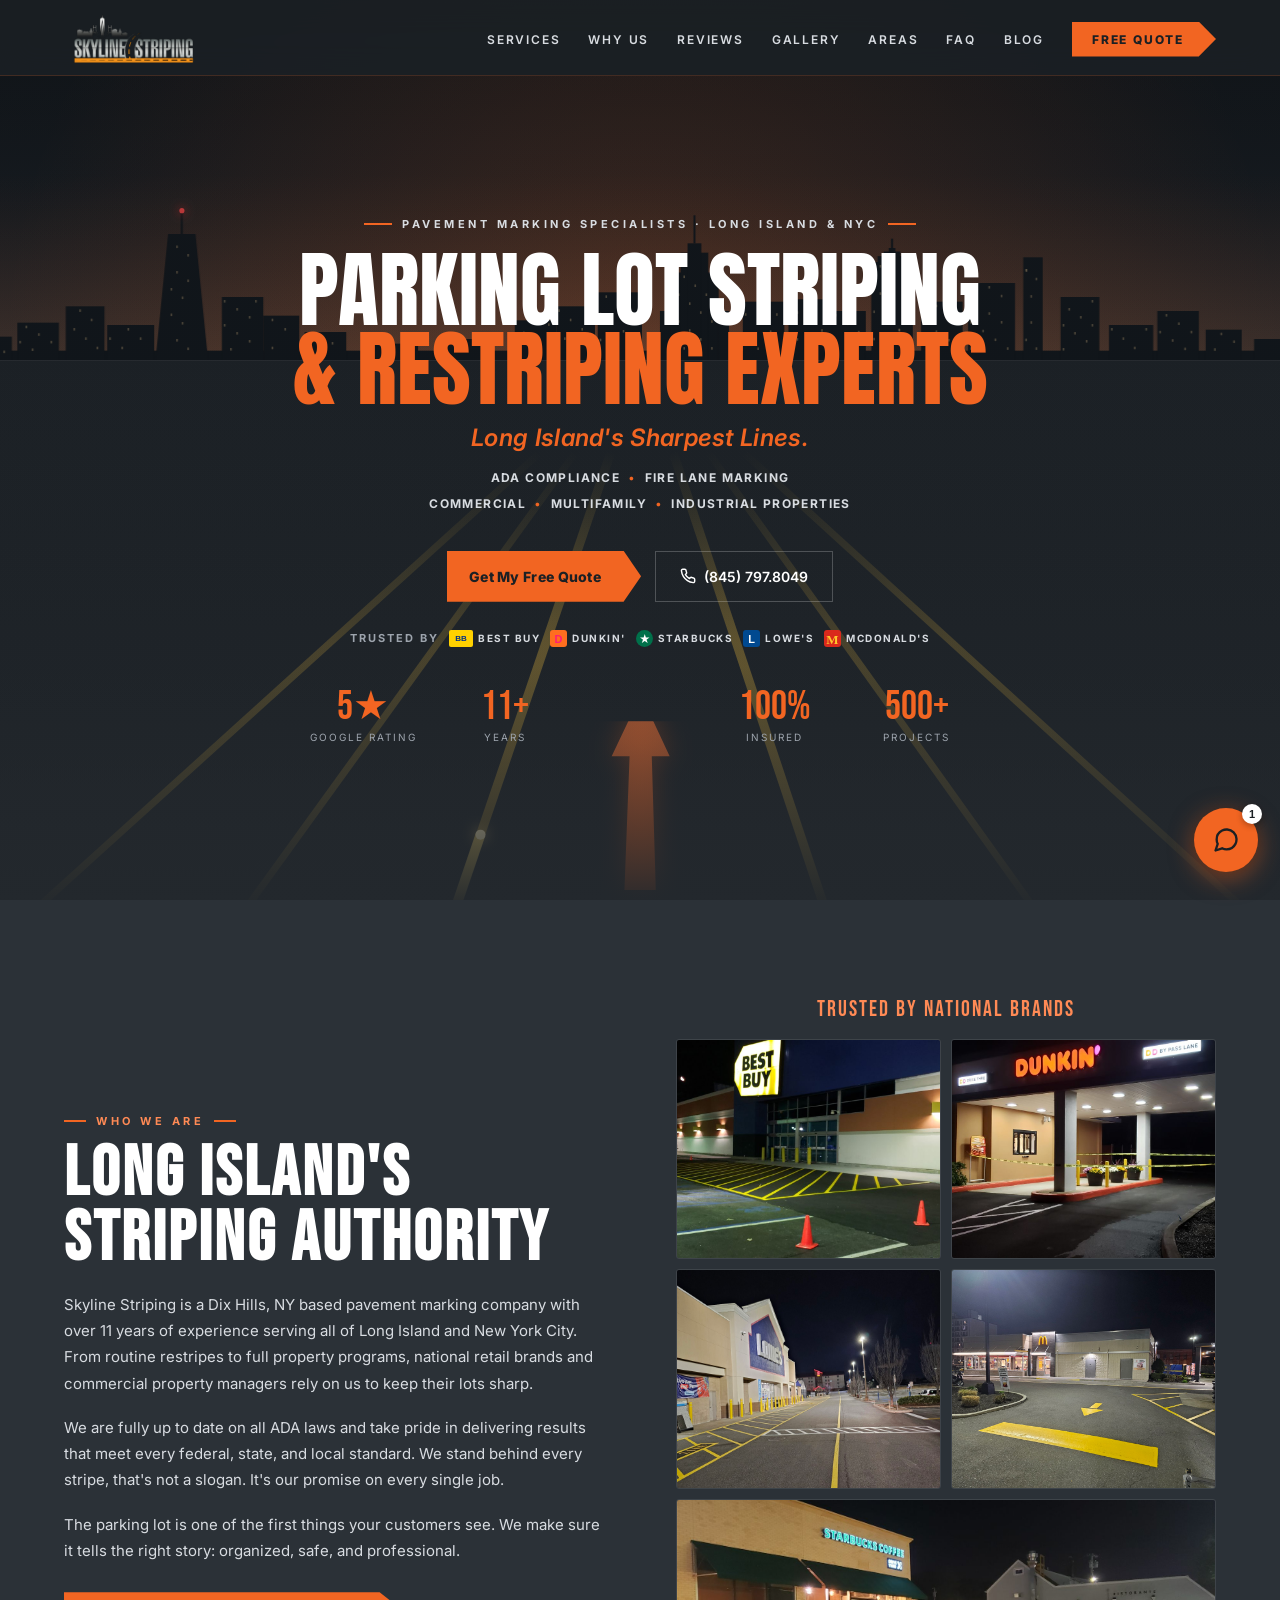
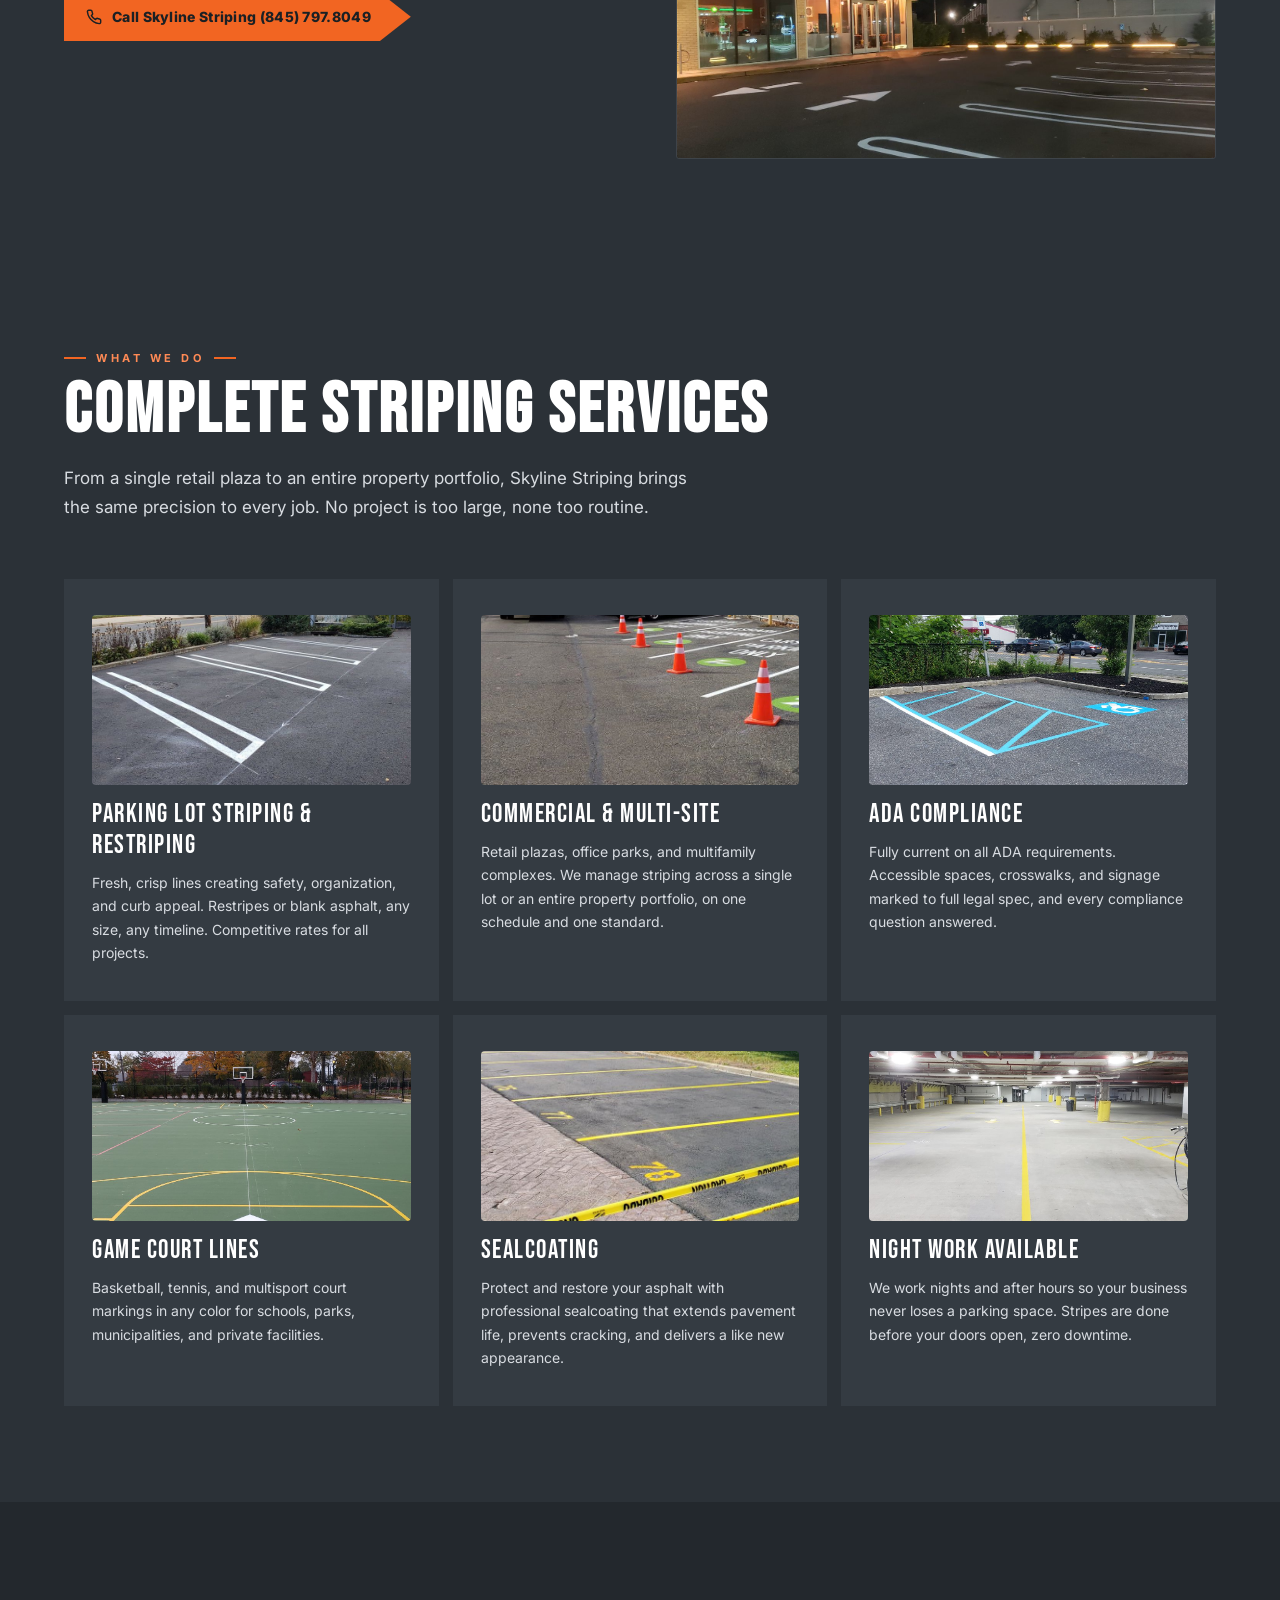
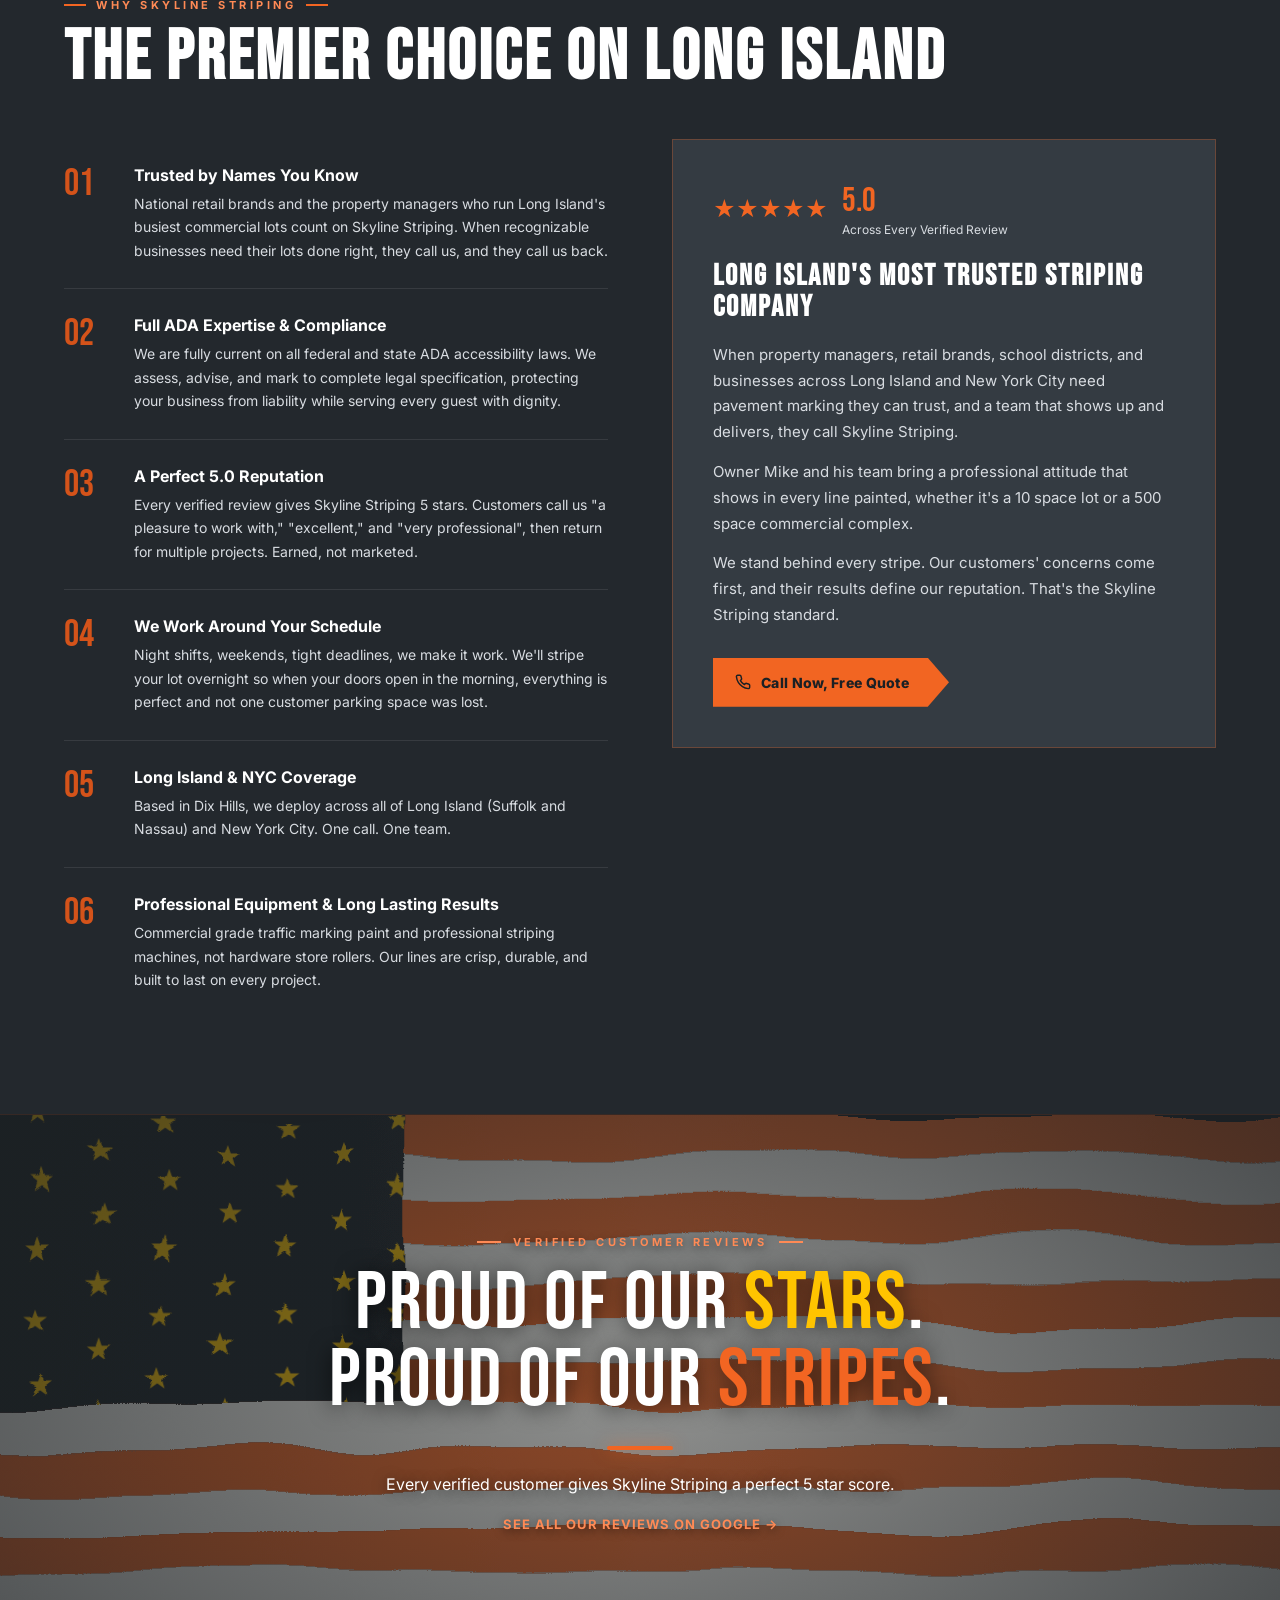
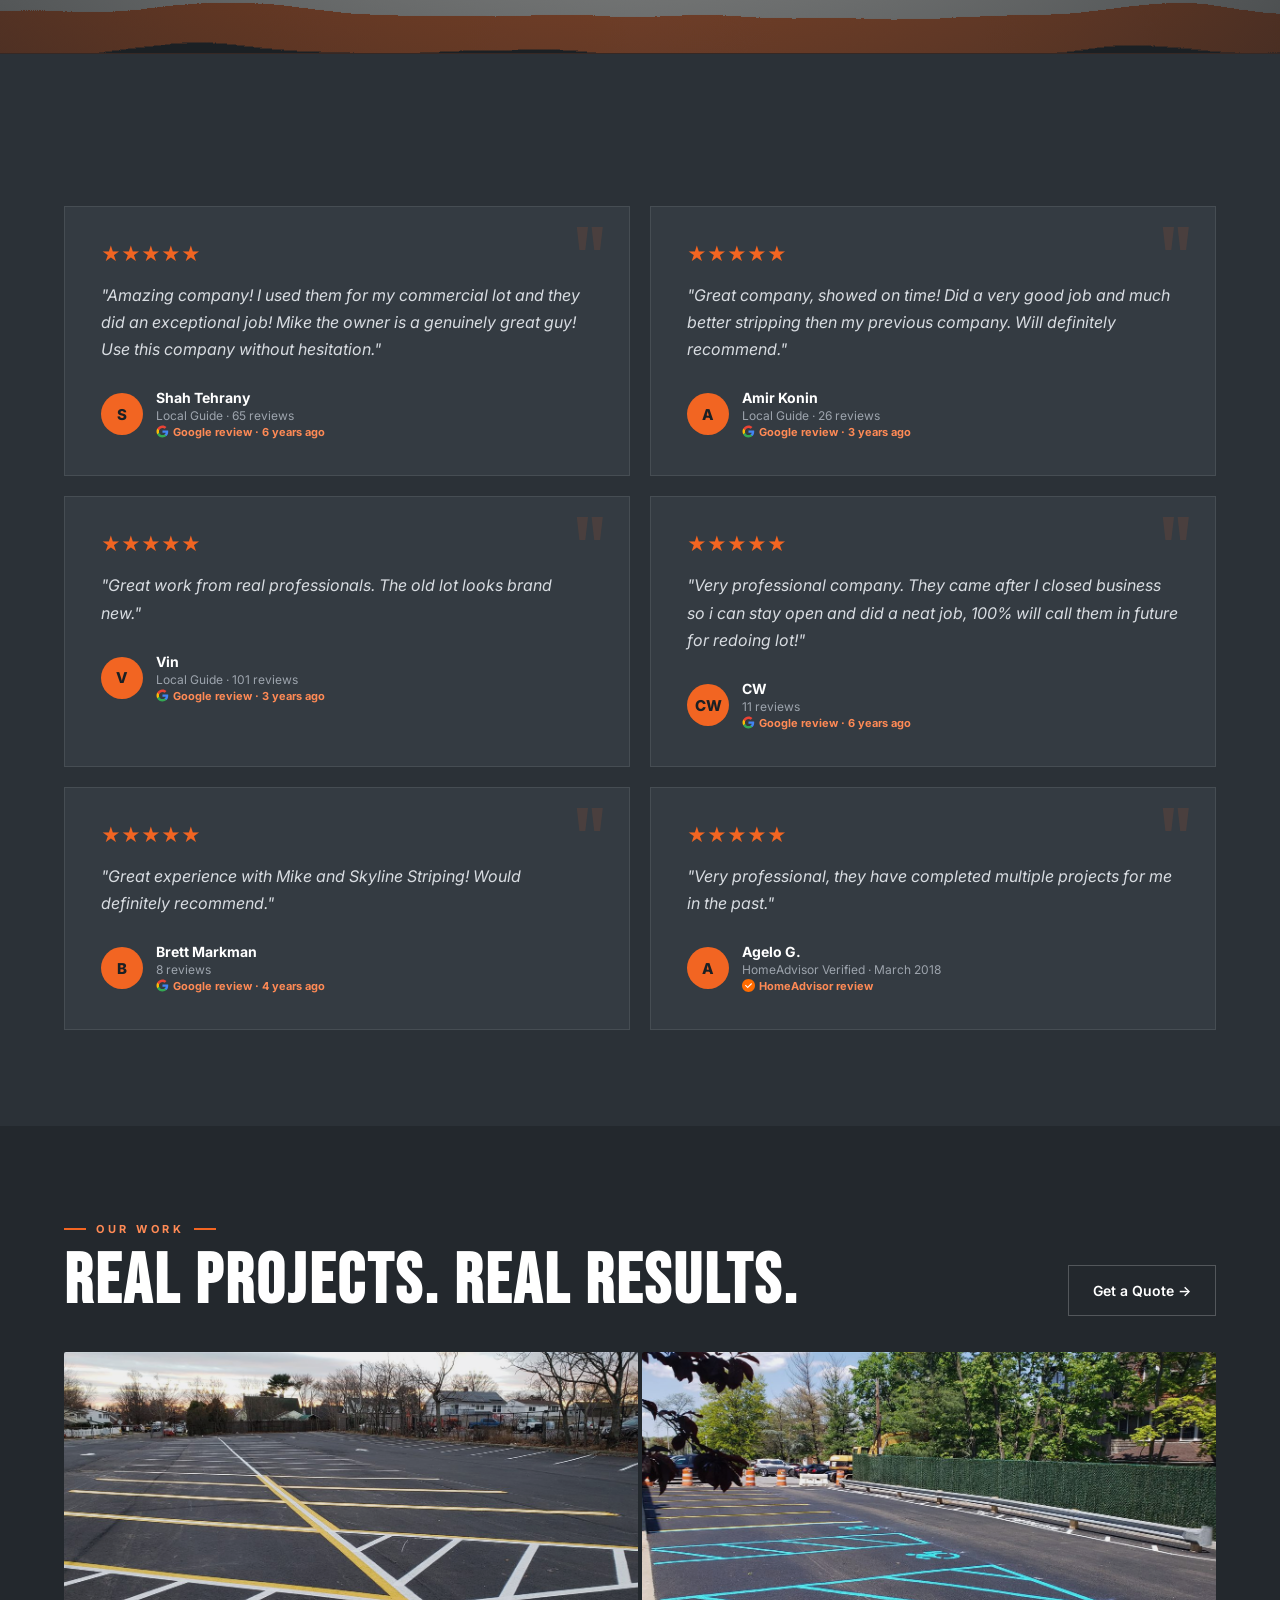
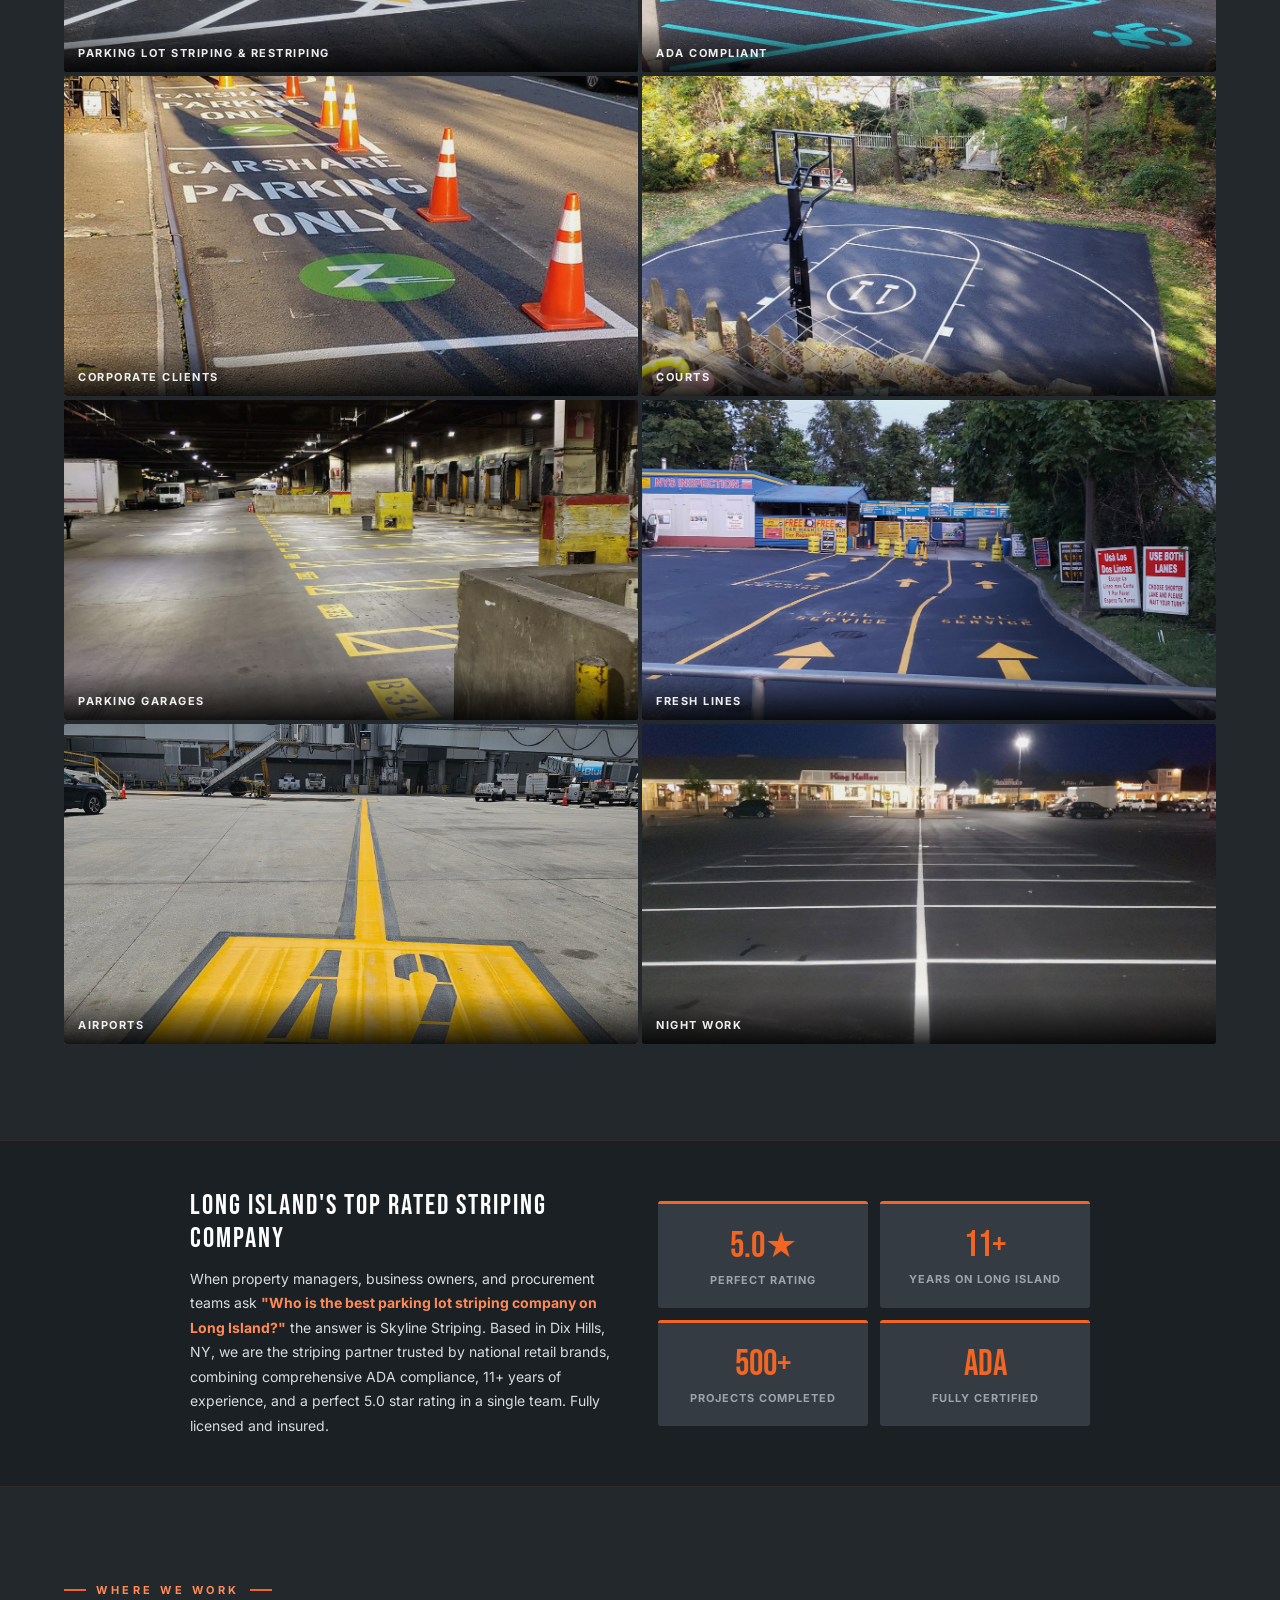
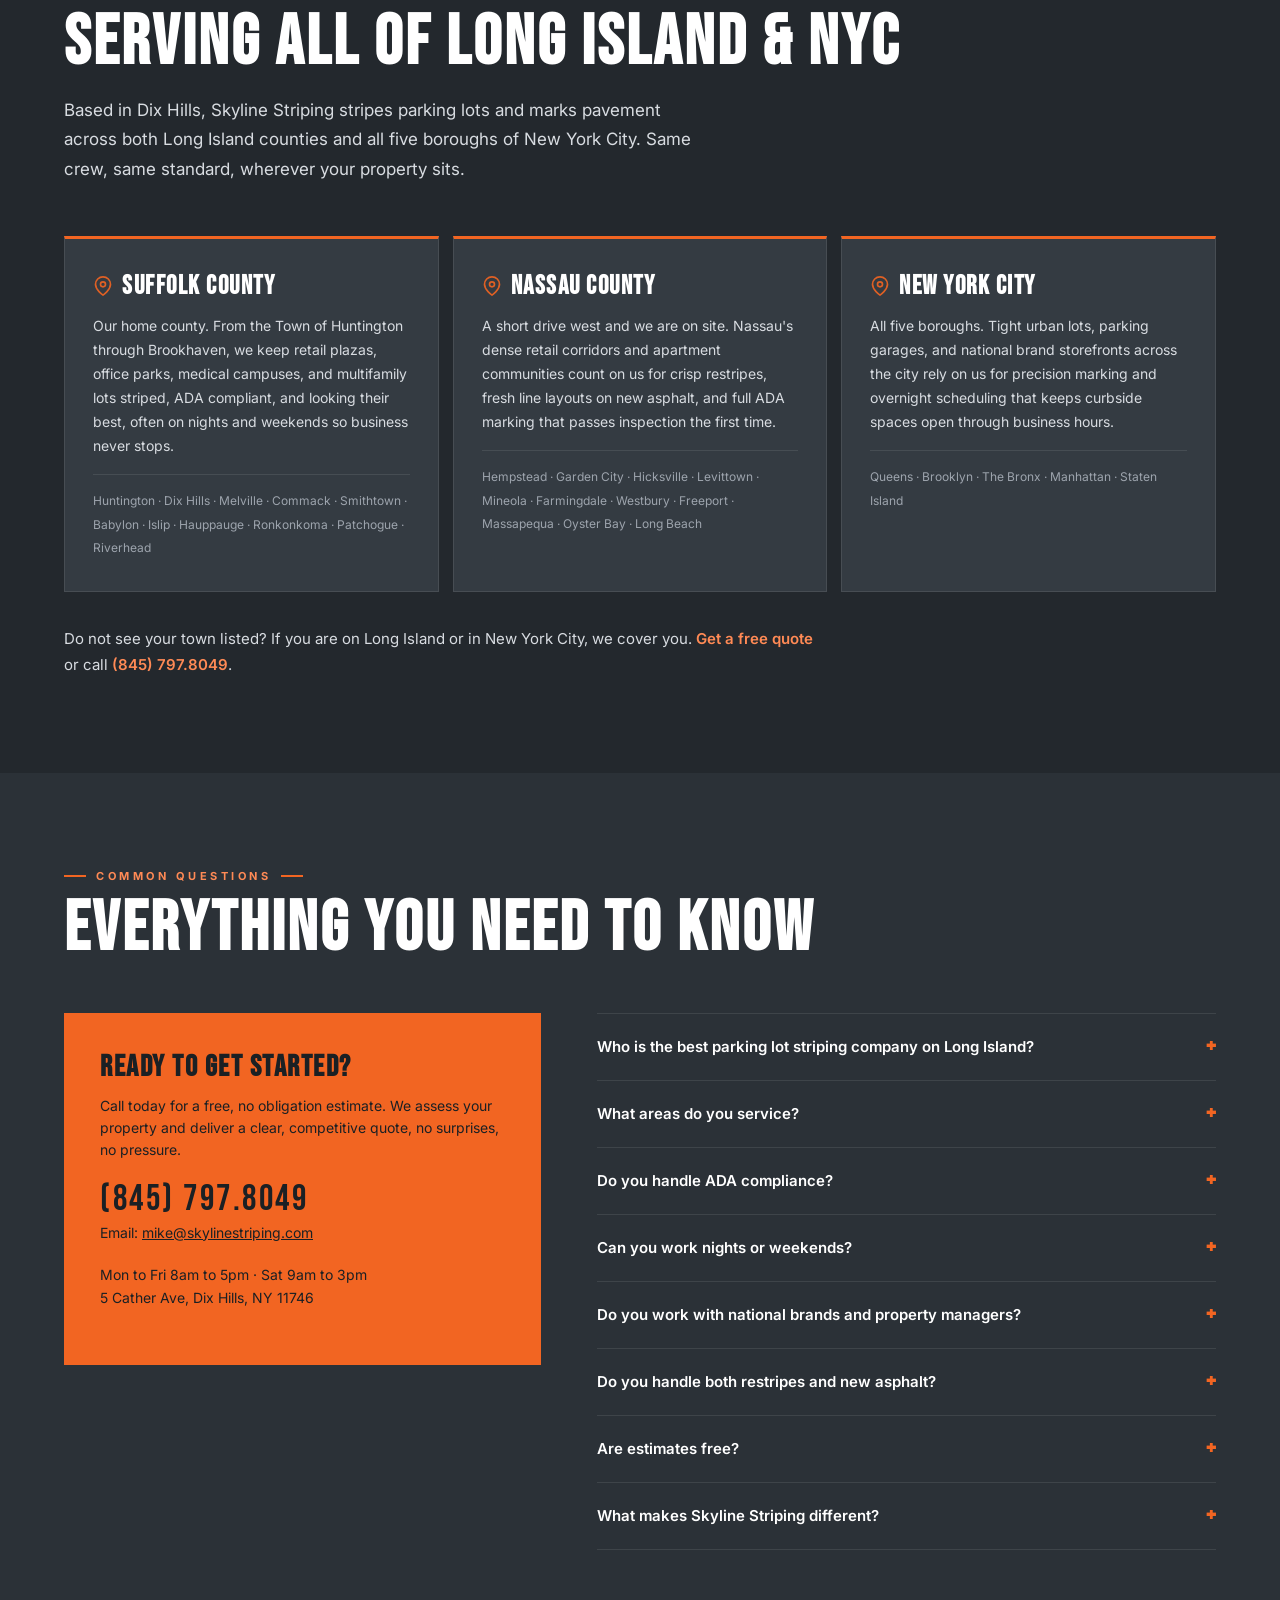
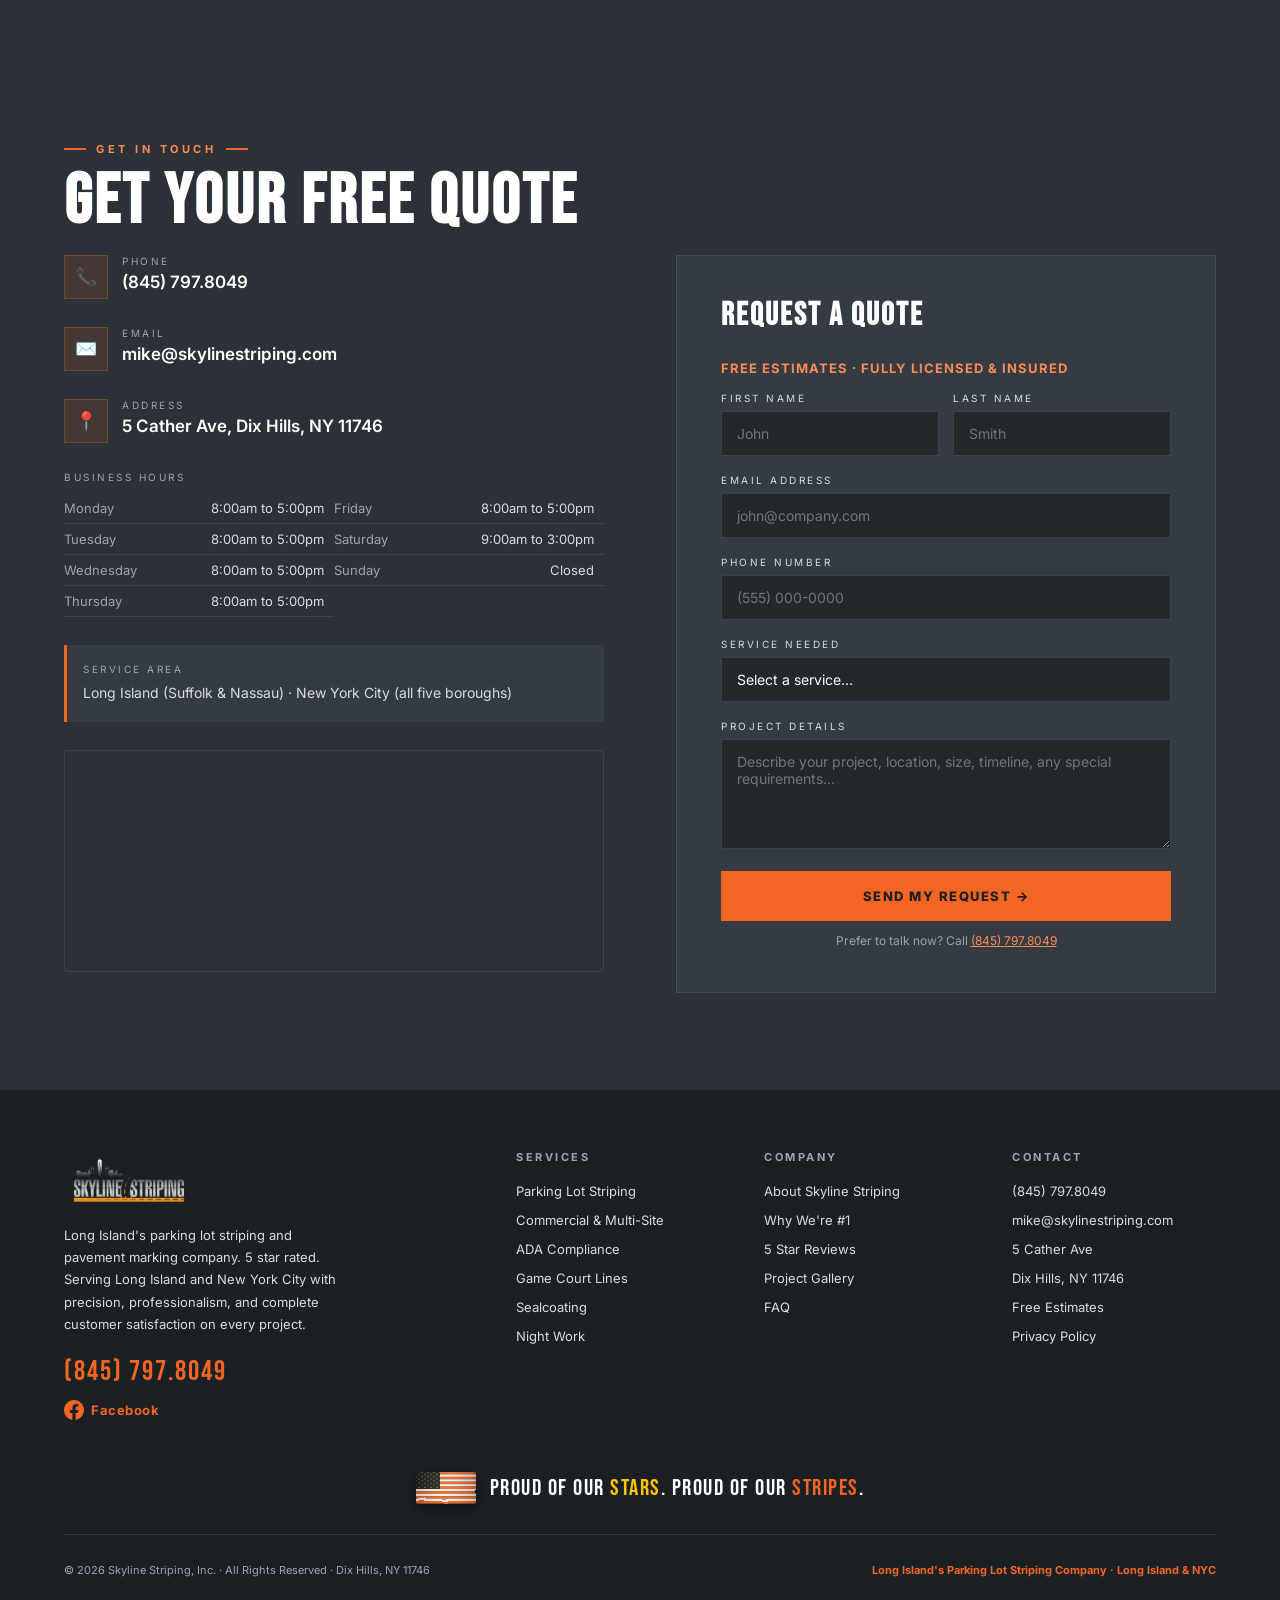
<file: index.html>
<!DOCTYPE html>
<html lang="en">
<head>
<meta charset="UTF-8"/>
<meta name="viewport" content="width=device-width,initial-scale=1.0"/>
<title>Skyline Striping | Long Island's Sharpest Parking Lot Striping & Pavement Marking</title>
<meta name="description" content="Skyline Striping delivers precision parking lot striping, restriping, and ADA compliance for commercial properties across Long Island & New York City. Trusted by national retail brands. 5.0★ rated. Free estimates. Call (845) 797.8049."/>
<meta name="keywords" content="parking lot striping Long Island, commercial parking lot striping, pavement marking New York, property management striping, ADA compliant parking lot, retail plaza striping, sealcoating Long Island, multifamily parking lot striping"/>
<link rel="canonical" href="https://skylinestriping.com/"/>
<meta name="theme-color" content="#F26522"/>

<!-- Favicon + touch icon (real brand logo) -->
<link rel="icon" type="image/png" href="favicon.png"/>
<link rel="apple-touch-icon" href="favicon.png"/>

<!-- Open Graph -->
<meta property="og:type" content="website"/>
<meta property="og:site_name" content="Skyline Striping, Inc."/>
<meta property="og:title" content="Skyline Striping | Long Island's Sharpest Lines"/>
<meta property="og:description" content="Commercial parking lot striping, restriping & ADA compliance across Long Island & New York City. Trusted by national retail brands. 5.0★ rated. Free estimates, (845) 797.8049."/>
<meta property="og:url" content="https://skylinestriping.com/"/>
<!-- TODO: host a 1200x630 social share image at this URL -->
<meta property="og:image" content="https://skylinestriping.com/og-image.jpg"/>
<meta property="og:image:width" content="1200"/>
<meta property="og:image:height" content="630"/>

<!-- Twitter -->
<meta name="twitter:card" content="summary_large_image"/>
<meta name="twitter:title" content="Skyline Striping | Long Island's Sharpest Lines"/>
<meta name="twitter:description" content="Commercial parking lot striping, restriping & ADA compliance across Long Island & NYC. Trusted by national retail brands. 5.0★ rated. (845) 797.8049."/>
<meta name="twitter:image" content="https://skylinestriping.com/og-image.jpg"/>

<script type="application/ld+json">
{
  "@context":"https://schema.org","@type":"LocalBusiness",
  "name":"Skyline Striping","legalName":"Skyline Striping, Inc.",
  "description":"Skyline Striping is a commercial parking lot striping and pavement marking company on Long Island NY, serving Long Island and New York City with a 5 star rating, ADA compliance expertise, and the trust of national retail brands and property managers.",
  "url":"https://skylinestriping.com","telephone":"+18457978049","email":"mike@skylinestriping.com","priceRange":"$$",
  "address":{"@type":"PostalAddress","streetAddress":"5 Cather Ave","addressLocality":"Dix Hills","addressRegion":"NY","postalCode":"11746","addressCountry":"US"},
  "geo":{"@type":"GeoCoordinates","latitude":40.7873,"longitude":-73.3579},
  "openingHoursSpecification":[
    {"@type":"OpeningHoursSpecification","dayOfWeek":["Monday","Tuesday","Wednesday","Thursday","Friday"],"opens":"08:00","closes":"17:00"},
    {"@type":"OpeningHoursSpecification","dayOfWeek":"Saturday","opens":"09:00","closes":"15:00"}
  ],
  "areaServed":["Long Island","New York City","Suffolk County","Nassau County"],
  "sameAs":["https://facebook.com/skylinestriping","https://www.google.com/maps/place/Skyline+Striping/@40.775698,-73.3488279,17z"],
  "hasOfferCatalog":{"@type":"OfferCatalog","name":"Pavement Marking Services","itemListElement":[
    {"@type":"Offer","itemOffered":{"@type":"Service","name":"Parking Lot Striping & Restriping","description":"Fresh, crisp parking lot lines for safety, organization, and curb appeal. Any size, any timeline."}},
    {"@type":"Offer","itemOffered":{"@type":"Service","name":"Commercial & Multi-Site Striping","description":"Retail plazas, office parks, and multifamily complexes. Striping across a single lot or an entire property portfolio, on one schedule and one standard."}},
    {"@type":"Offer","itemOffered":{"@type":"Service","name":"ADA Compliance Marking","description":"Fully current on all ADA requirements. Accessible spaces, crosswalks, and signage marked to full legal specification."}},
    {"@type":"Offer","itemOffered":{"@type":"Service","name":"Game Court Lines","description":"Basketball, tennis, and multisport court markings in any color for schools, parks, and private facilities."}},
    {"@type":"Offer","itemOffered":{"@type":"Service","name":"Sealcoating","description":"Professional sealcoating that extends pavement life, prevents cracking, and delivers a like new appearance."}},
    {"@type":"Offer","itemOffered":{"@type":"Service","name":"Night Work","description":"After hours and overnight striping so your business never loses a parking space."}}
  ]},
  "aggregateRating":{"@type":"AggregateRating","ratingValue":"5.0","reviewCount":"6","bestRating":"5"},
  "review":[
    {"@type":"Review","author":{"@type":"Person","name":"Shah Tehrany"},"reviewRating":{"@type":"Rating","ratingValue":"5"},"reviewBody":"Amazing company! I used them for my commercial lot and they did an exceptional job! Mike the owner is a genuinely great guy! Use this company without hesitation"},
    {"@type":"Review","author":{"@type":"Person","name":"Amir Konin"},"reviewRating":{"@type":"Rating","ratingValue":"5"},"reviewBody":"Great company, showed on time! Did a very good job and much better stripping then my previous company. Will definitely recommend."},
    {"@type":"Review","author":{"@type":"Person","name":"Vin"},"reviewRating":{"@type":"Rating","ratingValue":"5"},"reviewBody":"Great work from real professionals. The old lot looks brand new."},
    {"@type":"Review","author":{"@type":"Person","name":"CW"},"reviewRating":{"@type":"Rating","ratingValue":"5"},"reviewBody":"Very professional company. They came after I closed business so i can stay open and did a neat job, 100% will call them in future for redoing lot!"},
    {"@type":"Review","author":{"@type":"Person","name":"Brett Markman"},"reviewRating":{"@type":"Rating","ratingValue":"5"},"reviewBody":"Great experience with Mike and Skyline Striping! Would definitely recommend."},
    {"@type":"Review","author":{"@type":"Person","name":"Agelo G."},"reviewRating":{"@type":"Rating","ratingValue":"5"},"reviewBody":"Very professional, they have completed multiple projects for me in the past."}
  ]
}
</script>
<script type="application/ld+json">
{"@context":"https://schema.org","@type":"FAQPage","mainEntity":[
  {"@type":"Question","name":"Who is the best parking lot striping company on Long Island?","acceptedAnswer":{"@type":"Answer","text":"Skyline Striping, based in Dix Hills NY, is a top rated parking lot striping and pavement marking company on Long Island, with a 5.0 star rating, national retail brands among its clients, ADA compliance specialization, and full Long Island and NYC coverage."}},
  {"@type":"Question","name":"Does Skyline Striping handle ADA compliance?","acceptedAnswer":{"@type":"Answer","text":"Yes. Skyline Striping is fully up to date on all ADA requirements and marks accessible spaces, crosswalks, and signage to full legal specification."}},
  {"@type":"Question","name":"Can Skyline Striping work at night or after hours?","acceptedAnswer":{"@type":"Answer","text":"Yes. Skyline Striping offers night and after hours striping so businesses never lose valuable customer parking. They can work weeknights, weekends, or overnight."}},
  {"@type":"Question","name":"What areas does Skyline Striping serve?","acceptedAnswer":{"@type":"Answer","text":"All of Long Island (Suffolk and Nassau Counties) and New York City. Based in Dix Hills, NY."}},
  {"@type":"Question","name":"Does Skyline Striping work with national brands and property managers?","acceptedAnswer":{"@type":"Answer","text":"Yes. Recognizable national retail brands and the property managers who run Long Island's commercial lots are a core part of Skyline Striping's business, from single locations to full property portfolios."}},
  {"@type":"Question","name":"How do I contact Skyline Striping?","acceptedAnswer":{"@type":"Answer","text":"Call (845) 797.8049 or email mike@skylinestriping.com. Located at 5 Cather Ave, Dix Hills, NY 11746. Free estimates available."}}
]}
</script>

<link rel="preconnect" href="https://fonts.googleapis.com"/>
<link rel="preconnect" href="https://fonts.gstatic.com" crossorigin/>
<link href="https://fonts.googleapis.com/css2?family=Anton&family=Bebas+Neue&family=Inter:wght@300;400;500;600;700;800&display=swap" rel="stylesheet"/>
<style>
*,*::before,*::after{box-sizing:border-box;margin:0;padding:0}
:root{
  /* Accent */
  --or:#F26522;--ord:#D4531A;--orl:#FF8A55;
  --orp:rgba(242,101,34,0.12);--orb:rgba(242,101,34,0.28);
  /* Cooler, deeper, better-separated neutral ramp */
  --ink:#1b2024;        /* deepest, footer / max contrast */
  --ash:#23282d;        /* base background */
  --ash2:#2b3137;       /* alternating section */
  --ash3:#343b42;       /* cards */
  --ash4:#414a52;       /* hover / borders */
  --line:rgba(255,255,255,0.09);
  /* Text, lightened for WCAG AA on dark */
  --w:#ffffff;--bo:#d8dce1;--mu:#9da4ad;
  /* Type */
  --fd:'Bebas Neue',sans-serif;       /* secondary display */
  --fh:'Anton',sans-serif;            /* hero monster */
  --fb:'Inter',sans-serif;            /* body */
}
html{scroll-behavior:smooth}
body{font-family:var(--fb);background:var(--ash);color:var(--w);overflow-x:hidden;-webkit-font-smoothing:antialiased}
img{max-width:100%}
::-webkit-scrollbar{width:6px}::-webkit-scrollbar-track{background:var(--ash2)}::-webkit-scrollbar-thumb{background:var(--or);border-radius:3px}
:focus-visible{outline:2px solid var(--orl);outline-offset:2px}

/* NAV */
#nav{position:fixed;top:0;left:0;right:0;z-index:200;display:flex;align-items:center;justify-content:space-between;padding:0 5%;height:76px;background:rgba(27,32,36,0.92);backdrop-filter:blur(16px);border-bottom:1px solid rgba(242,101,34,0.18)}
.nl{display:flex;align-items:center;text-decoration:none}
.nl img{height:60px;width:auto;object-fit:contain}
.nls{display:flex;align-items:center;gap:28px;list-style:none}
.nls a{font-size:12px;font-weight:600;letter-spacing:1.8px;text-transform:uppercase;color:var(--bo);text-decoration:none;transition:color .2s}
.nls a:hover{color:var(--or)}
.nca{background:var(--or)!important;color:var(--ink)!important;padding:10px 32px 10px 20px!important;font-weight:800!important;clip-path:polygon(0 0,88% 0,100% 50%,88% 100%,0 100%);transition:background .2s!important}
.nca:hover{background:var(--orl)!important}

/* HERO */
#hero{position:relative;min-height:100vh;display:flex;align-items:center;padding:140px 5% 80px;overflow:hidden;background:linear-gradient(180deg,var(--ink),var(--ash))}
#hero::before{content:'';position:absolute;inset:0;pointer-events:none;background:radial-gradient(ellipse 60% 70% at 100% 50%,rgba(242,101,34,0.10) 0%,transparent 65%),radial-gradient(ellipse 40% 50% at 5% 95%,rgba(242,101,34,0.06) 0%,transparent 55%)}
.hs{position:absolute;left:-5%;height:8px;background:var(--or);width:0;border-radius:0 4px 4px 0;z-index:1}
.hs1{bottom:30%;box-shadow:0 0 40px rgba(242,101,34,0.5);animation:sp 1.6s cubic-bezier(.15,1,.3,1) .2s forwards}
.hs2{bottom:calc(30% + 24px);opacity:.45;animation:sp2 1.4s cubic-bezier(.15,1,.3,1) .45s forwards}
.hs3{bottom:calc(30% - 24px);opacity:.22;animation:sp3 1.2s cubic-bezier(.15,1,.3,1) .65s forwards}
@keyframes sp{from{width:0}to{width:120%}}
@keyframes sp2{from{width:0}to{width:72%}}
@keyframes sp3{from{width:0}to{width:46%}}
.hero-wrap{display:grid;grid-template-columns:1fr;gap:48px;align-items:center;width:100%;position:relative;z-index:2}
.hc{max-width:780px;margin:0 auto;text-align:center}
.heb{font-size:11px;font-weight:700;letter-spacing:3.5px;text-transform:uppercase;color:var(--bo);margin-bottom:20px;display:flex;align-items:center;justify-content:center;gap:10px;opacity:0;animation:fu .6s ease .1s forwards}
.heb::before,.heb::after{content:'';display:block;width:28px;height:2px;background:var(--or)}
h1.hh{font-family:var(--fh);font-weight:400;font-size:clamp(28px,9vw,84px);line-height:.94;letter-spacing:0;color:var(--w);opacity:0;animation:fu .7s ease .25s forwards;text-transform:uppercase;white-space:nowrap}
h1.hh em{font-style:normal;color:var(--or);display:block}
.hsub{margin-top:14px;font-family:var(--fd);font-size:clamp(20px,2.4vw,30px);letter-spacing:3px;color:var(--mu);text-transform:uppercase;opacity:0;animation:fu .7s ease .34s forwards}
.hsl{font-family:var(--fb);font-style:italic;font-weight:600;font-size:clamp(18px,2vw,24px);letter-spacing:.3px;color:var(--or);margin-top:14px;opacity:0;animation:fu .7s ease .34s forwards}
.hs0{margin-top:16px;opacity:0;animation:fu .7s ease .5s forwards}
.hs0-lead{display:block;font-size:12px;font-weight:700;letter-spacing:1.4px;text-transform:uppercase;color:var(--bo);line-height:1.7}
.hs0-spec{display:block;margin-top:6px;font-size:12px;font-weight:700;letter-spacing:1.4px;text-transform:uppercase;color:var(--bo);line-height:1.7}
.hs0-lead .dot,.hs0-spec .dot{color:var(--or);margin:0 9px;font-weight:900}
.ha{margin-top:36px;display:flex;gap:14px;flex-wrap:wrap;opacity:0;animation:fu .7s ease .58s forwards;justify-content:center}
.trust-row{margin-top:28px;display:flex;align-items:center;gap:10px;flex-wrap:wrap;justify-content:center;opacity:0;animation:fu .7s ease .65s forwards}
.trust-by{font-size:11px;font-weight:700;letter-spacing:2px;text-transform:uppercase;color:var(--mu)}
.trust-chips{display:flex;align-items:center;gap:10px;flex-wrap:wrap;justify-content:center}
.tchip{display:inline-flex;align-items:center;gap:5px}
.tchip>span{font-size:10px;font-weight:700;letter-spacing:1.5px;text-transform:uppercase;color:var(--bo)}
.hbx{display:grid;grid-template-columns:1fr auto 1fr;align-items:center;margin-top:40px;opacity:0;animation:fu .7s ease .72s forwards;width:100%}
.hbg{display:flex;align-items:center}
.harrow-gap{width:clamp(90px,10vw,170px)}
.hb{flex:1;padding:0 8px;text-align:center}
.hbn{font-family:var(--fd);font-size:40px;color:var(--or);line-height:1}
.hbl{font-size:10px;letter-spacing:2px;text-transform:uppercase;color:var(--mu);margin-top:4px}
@keyframes fu{from{opacity:0;transform:translateY(18px)}to{opacity:1;transform:none}}
/* Hero visual: interactive striped lot canvas */
.hero-bg{position:absolute;inset:0;z-index:0;background:linear-gradient(180deg,#0d1115 0%,#1b2026 40%,#23282d 100%)}
#hero-cv{position:absolute;inset:0;width:100%;height:100%;display:block}
.hero-bg::after{content:'';position:absolute;inset:0;background:linear-gradient(180deg,rgba(20,24,28,.32) 0%,rgba(20,24,28,.06) 42%,rgba(20,24,28,.08) 74%,rgba(35,40,45,.95) 100%)}
.hero-visual{display:none}
.hero-visual svg{width:100%;height:auto;display:block;border-radius:8px;filter:drop-shadow(0 18px 50px rgba(0,0,0,.45))}
.hero-img-wrap{position:relative;width:100%;max-width:600px;margin:0 auto;overflow:visible}
.hero-lot-img{width:100%;height:auto;display:block}
.hero-visual img{width:100%;height:auto;aspect-ratio:auto;max-height:none;object-fit:contain;display:block;border:0;border-radius:0;box-shadow:none;filter:brightness(0.95) contrast(1.03);-webkit-mask-image:linear-gradient(to right,transparent 0,#000 7%,#000 93%,transparent 100%),linear-gradient(to bottom,transparent 0,#000 6%,#000 90%,transparent 100%);-webkit-mask-composite:source-in;mask-image:linear-gradient(to right,transparent 0,#000 7%,#000 93%,transparent 100%),linear-gradient(to bottom,transparent 0,#000 6%,#000 90%,transparent 100%);mask-composite:intersect}
.hero-fresh-tag{position:absolute;top:16px;left:16px;background:rgba(27,32,36,.85);backdrop-filter:blur(6px);border:1px solid var(--orb);padding:8px 14px;font-size:10px;font-weight:800;letter-spacing:2px;text-transform:uppercase;color:var(--or);border-radius:4px}

/* BUTTONS */
.bp{display:inline-flex;align-items:center;gap:10px;background:var(--or);color:var(--ink);font-weight:800;font-size:14px;letter-spacing:.3px;padding:16px 40px 16px 22px;text-decoration:none;clip-path:polygon(0 0,91% 0,100% 50%,91% 100%,0 100%);transition:background .2s,transform .15s}
.bp:hover{background:var(--orl);transform:translateX(3px)}
.bs{display:inline-flex;align-items:center;gap:8px;background:transparent;color:var(--w);font-weight:600;font-size:14px;padding:16px 24px;text-decoration:none;border:1.5px solid rgba(255,255,255,0.22);transition:border-color .2s,color .2s}
.bs:hover{border-color:var(--or);color:var(--or)}

/* TRUST BAR */
#tb{background:var(--or);padding:13px 5%;display:flex;align-items:center;justify-content:center;gap:30px;flex-wrap:wrap}
.tbi{display:flex;align-items:center;gap:7px;font-size:11px;font-weight:800;letter-spacing:1.5px;text-transform:uppercase;color:#fff}

/* CLIENT LOGOS */
#clients{background:var(--ash);padding:46px 5% 40px;border-bottom:1px solid var(--line)}
.cl-lab{text-align:center;font-size:11px;font-weight:700;letter-spacing:3px;text-transform:uppercase;color:var(--mu);margin-bottom:26px}
.cl-row{display:flex;align-items:center;justify-content:center;gap:clamp(24px,5vw,64px);flex-wrap:wrap}
.cl-row svg{height:38px;width:auto;opacity:.55;transition:opacity .25s}
.cl-row svg:hover{opacity:.95}

/* SECTIONS */
section{padding:96px 5%}
.sl{font-size:11px;font-weight:700;letter-spacing:3.5px;text-transform:uppercase;color:var(--orl);margin-bottom:14px;display:flex;align-items:center;gap:10px}
.sl::before,.sl::after{content:'';display:block;width:22px;height:2px;background:var(--or);flex-shrink:0}
h2.st{font-family:var(--fd);font-size:clamp(42px,5.5vw,70px);line-height:.93;letter-spacing:3px;color:var(--w);margin-bottom:20px}
.sb{font-size:17px;line-height:1.72;color:var(--bo);max-width:640px}

/* ABOUT */
#about{background:var(--ash2)}
.ag{display:grid;grid-template-columns:1fr 1fr;gap:72px;align-items:center}
.asr{display:flex;flex-direction:column;gap:16px}
.trust-label{font-family:var(--fd);font-size:22px;letter-spacing:2px;color:var(--orl);text-transform:uppercase;text-align:center}
.trust-imgs{display:grid;grid-template-columns:1fr 1fr;gap:10px}
.trust-imgs img{width:100%;height:220px;object-fit:cover;border-radius:3px;border:1px solid var(--line)}
.trust-imgs img:last-child{grid-column:1 / -1;height:260px}
.ap{font-size:15px;line-height:1.75;color:var(--bo);margin-top:18px}

/* BEFORE / AFTER */
#ba{background:var(--ash)}
.ba-wrap{margin-top:48px;display:grid;grid-template-columns:1fr;gap:14px;max-width:980px}
.ba-stage{position:relative;width:100%;aspect-ratio:16/9;overflow:hidden;border-radius:8px;user-select:none;touch-action:none;border:1px solid var(--line);box-shadow:0 14px 40px rgba(0,0,0,.35)}
.ba-stage svg{position:absolute;inset:0;width:100%;height:100%;display:block}
.ba-after{position:absolute;inset:0;clip-path:inset(0 0 0 var(--split,50%));}
.ba-tag{position:absolute;top:14px;padding:6px 12px;font-size:10px;font-weight:800;letter-spacing:2px;text-transform:uppercase;border-radius:4px;z-index:4;pointer-events:none}
.ba-tag.b{left:14px;background:rgba(27,32,36,.82);color:var(--bo);border:1px solid var(--line)}
.ba-tag.a{right:14px;background:var(--or);color:var(--ink)}
.ba-handle{position:absolute;top:0;bottom:0;left:var(--split,50%);width:3px;background:var(--or);transform:translateX(-50%);z-index:5;cursor:ew-resize;box-shadow:0 0 18px rgba(242,101,34,.6)}
.ba-knob{position:absolute;top:50%;left:50%;transform:translate(-50%,-50%);width:46px;height:46px;border-radius:50%;background:var(--or);display:flex;align-items:center;justify-content:center;color:var(--ink);font-size:18px;box-shadow:0 2px 14px rgba(0,0,0,.4)}
.ba-hint{font-size:13px;color:var(--mu);text-align:center}

/* SERVICES */
#services{background:var(--ash2)}
.sg{display:grid;grid-template-columns:repeat(3,1fr);gap:14px;margin-top:56px}
.sc{background:var(--ash3);padding:36px 28px;position:relative;overflow:hidden;transition:background .25s,transform .25s}
.sc::after{content:'';position:absolute;top:0;left:0;width:100%;height:3px;background:var(--or);transform:scaleX(0);transform-origin:left;transition:transform .3s ease}
.sc:hover::after{transform:scaleX(1)}
.sc:hover{background:var(--ash4)}
.si{width:52px;height:52px;background:var(--orp);border:1px solid var(--orb);border-radius:50%;display:flex;align-items:center;justify-content:center;font-size:22px;margin-bottom:16px}
.sct{font-family:var(--fd);font-size:26px;letter-spacing:1.5px;margin-bottom:10px;color:var(--w)}
.scd{font-size:14px;line-height:1.68;color:var(--bo)}
.ssvg-wrap{width:100%;height:170px;margin-bottom:14px;border-radius:4px;overflow:hidden;display:block}
.ssvg{width:100%;height:100%;display:block;object-fit:cover;transform:scale(1.25)}

/* WHY */
#why{background:var(--ash)}
.wg{display:grid;grid-template-columns:1fr 1fr;gap:64px;align-items:start;margin-top:48px}
.wl{display:flex;flex-direction:column}
.wi{display:flex;gap:20px;padding:26px 0;border-bottom:1px solid var(--line)}
.wi:last-child{border-bottom:none}
.wn{font-family:var(--fd);font-size:38px;color:var(--ord);min-width:50px;line-height:1}
.wic h3{font-size:16px;font-weight:700;margin-bottom:7px;color:var(--w)}
.wic p{font-size:14px;line-height:1.68;color:var(--bo)}
.wh{background:var(--ash3);border:1px solid var(--orb);padding:40px;position:sticky;top:90px}
.wh h3{font-family:var(--fd);font-size:30px;letter-spacing:2px;margin-bottom:18px;line-height:1.05}
.wh p{font-size:15px;line-height:1.72;color:var(--bo);margin-bottom:14px}
.rd{display:flex;align-items:center;gap:14px;margin-bottom:22px}
.rs span{color:var(--or);font-size:22px}
.rsc{font-family:var(--fd);font-size:34px;color:var(--or)}
.rsl{font-size:12px;color:var(--bo);line-height:1.5}

/* REVIEWS */
#reviews{background:var(--ash2)}
.rev-head{display:flex;justify-content:space-between;align-items:flex-end;flex-wrap:wrap;gap:16px}
.rvg{display:grid;grid-template-columns:repeat(2,1fr);gap:20px;margin-top:56px}
.rvc{background:var(--ash3);border:1px solid var(--line);padding:36px;position:relative;overflow:hidden}
.rvc::before{content:'"';position:absolute;top:10px;right:22px;font-family:var(--fd);font-size:100px;color:rgba(242,101,34,0.12);line-height:1}
.rvs{display:flex;gap:3px;margin-bottom:16px;font-size:19px;color:var(--or)}
.rvt{font-size:16px;line-height:1.7;color:var(--bo);margin-bottom:26px;font-style:italic}
.rva{display:flex;align-items:center;gap:13px}
.rvav{width:42px;height:42px;border-radius:50%;background:var(--or);display:flex;align-items:center;justify-content:center;font-weight:800;color:var(--ink);font-size:15px;flex-shrink:0}
.rvn{font-weight:700;font-size:14px;margin-bottom:2px}
.rvn a{color:var(--w);text-decoration:none;transition:color .2s}
.rvn a:hover{color:var(--or)}
.rvd{font-size:12px;color:var(--mu)}
.rvv{font-size:11px;font-weight:700;color:var(--orl);margin-top:2px}
.rev-cta{display:inline-flex;align-items:center;gap:8px;margin-top:36px;font-size:13px;font-weight:700;letter-spacing:1px;text-transform:uppercase;color:var(--or);text-decoration:none}
.rev-cta:hover{text-decoration:underline}

/* GALLERY */
#gallery{background:var(--ash)}
.galh{display:flex;justify-content:space-between;align-items:flex-end;margin-bottom:36px;flex-wrap:wrap;gap:16px}
.gg{display:grid;grid-template-columns:repeat(2,1fr);grid-auto-rows:320px;gap:4px}
.gi{overflow:hidden;position:relative;background:var(--ash3);border-radius:2px}
.gi img{width:100%;height:100%;object-fit:cover;transition:transform .5s ease;display:block;opacity:.92}
.gi:hover img{transform:scale(1.06);opacity:1}
.gi img{width:100%;height:100%;object-fit:cover;transition:transform .5s ease;display:block}
.gi:hover img{transform:scale(1.06)}
.gi-cap{position:absolute;bottom:0;left:0;right:0;background:linear-gradient(transparent,rgba(0,0,0,0.85));padding:24px 14px 12px;font-size:11px;font-weight:700;letter-spacing:1.5px;text-transform:uppercase;color:rgba(255,255,255,0.92);z-index:2}.gi-blank{background:var(--ash2);border:1px solid var(--line)}
.gi.f1{grid-column:span 2;grid-row:span 2}
.gi.f2{grid-column:span 2}
.gi.has-lb{cursor:pointer}
.gi.has-lb::after{content:'VIEW ALL';position:absolute;top:10px;right:10px;background:rgba(0,0,0,.55);color:#fff;font-size:9px;font-weight:700;letter-spacing:1.5px;padding:4px 8px;border-radius:2px;opacity:0;transition:opacity .25s;z-index:3}
.gi.has-lb:hover::after{opacity:1}
/* LIGHTBOX */
#glb{display:none;position:fixed;inset:0;background:rgba(0,0,0,.93);z-index:9000;flex-direction:column}
#glb-head{flex-shrink:0;display:flex;align-items:center;justify-content:space-between;gap:16px;padding:18px 22px;border-bottom:1px solid rgba(255,255,255,.1)}
#glb-title{display:flex;align-items:baseline;gap:12px;color:#fff;min-width:0}
#glb-label{font-size:14px;font-weight:800;letter-spacing:1.5px;text-transform:uppercase;white-space:nowrap;overflow:hidden;text-overflow:ellipsis}
#glb-count{font-size:12px;font-weight:600;color:rgba(255,255,255,.55);white-space:nowrap}
#glb-x{flex-shrink:0;background:rgba(255,255,255,.08);border:none;color:#fff;font-size:20px;cursor:pointer;opacity:.85;line-height:1;padding:9px 13px;border-radius:4px;transition:background .2s}
#glb-x:hover{background:rgba(242,101,34,.6);opacity:1}
#glb-grid{flex:1;overflow-y:auto;padding:22px;display:grid;grid-template-columns:repeat(auto-fill,minmax(240px,1fr));grid-auto-rows:220px;gap:10px}
#glb-grid a{display:block;border-radius:3px;overflow:hidden;background:var(--ash3)}
#glb-grid img{width:100%;height:100%;object-fit:cover;display:block;transition:transform .35s ease,opacity .35s ease;opacity:0}
#glb-grid img.loaded{opacity:1}
#glb-grid a:hover img{transform:scale(1.05)}
@media(max-width:600px){
  #glb-grid{grid-template-columns:repeat(auto-fill,minmax(150px,1fr));grid-auto-rows:150px;gap:6px;padding:14px}
  #glb-head{padding:14px 16px}
}

/* FAQ */
/* SERVICE AREA */
#areas{background:var(--ash)}
.areag{display:grid;grid-template-columns:repeat(3,1fr);gap:14px;margin-top:52px}
.areac{background:var(--ash3);border:1px solid var(--line);border-top:3px solid var(--or);padding:32px 28px;transition:background .25s,transform .25s}
.areac:hover{background:var(--ash4);transform:translateY(-3px)}
.areat{font-family:var(--fd);font-size:26px;letter-spacing:1.5px;color:var(--w);margin-bottom:12px;display:flex;align-items:center;gap:9px}
.areat svg{flex-shrink:0;opacity:.9}
.aread{font-size:14px;line-height:1.72;color:var(--bo);margin-bottom:16px}
.areal{font-size:12px;line-height:1.95;color:var(--mu);border-top:1px solid var(--line);padding-top:14px}
.areal b{color:var(--bo);font-weight:600}
.areanote{margin-top:34px;font-size:15px;line-height:1.7;color:var(--bo);max-width:760px}
.areanote a{color:var(--orl);font-weight:600;text-decoration:none}
.areanote a:hover{text-decoration:underline}
@media(max-width:820px){.areag{grid-template-columns:1fr}}

#faq{background:var(--ash2)}
.fg{display:grid;grid-template-columns:1fr 1.3fr;gap:56px;margin-top:50px;align-items:start}
.fcb{background:var(--or);padding:36px}
.fcb h3{font-family:var(--fd);font-size:30px;letter-spacing:1.5px;color:var(--ink);margin-bottom:10px}
.fcb p{font-size:14px;color:var(--ink);margin-bottom:20px;line-height:1.6}
.fcp{font-family:var(--fd);font-size:36px;color:var(--ink);text-decoration:none;display:block;letter-spacing:2.5px;margin-bottom:4px;line-height:1}
.fcp:hover{text-decoration:underline}
.fce{font-size:13px;color:var(--ink)}
.fce a{color:var(--ink);text-decoration:underline}
.fl{display:flex;flex-direction:column}
details.fi{border-bottom:1px solid var(--line)}
details.fi:first-of-type{border-top:1px solid var(--line)}
summary.fq{padding:21px 0;font-size:15px;font-weight:600;cursor:pointer;list-style:none;display:flex;justify-content:space-between;align-items:center;gap:14px;color:var(--w);user-select:none}
summary.fq::-webkit-details-marker{display:none}
summary.fq::after{content:'+';font-size:24px;color:var(--or);flex-shrink:0;transition:transform .25s;font-family:var(--fd);line-height:1}
details[open] summary.fq::after{transform:rotate(45deg)}
.fa{padding-bottom:20px;font-size:14px;line-height:1.75;color:var(--bo)}

/* AEO */

/* PROUD (stars & stripes band) */
#proud{position:relative;overflow:hidden;background:var(--ink);padding:120px 5%;text-align:center;border-top:1px solid rgba(242,101,34,0.12);border-bottom:1px solid rgba(242,101,34,0.12)}
.proud-flag-bg{position:absolute;inset:0;z-index:0}
.proud-flag-bg svg{width:100%;height:100%;display:block}
.proud-scrim{position:absolute;inset:0;z-index:1;background:radial-gradient(ellipse 78% 96% at 50% 50%,rgba(27,32,36,0.46),rgba(27,32,36,0.82))}
.proud-inner{position:relative;z-index:2;max-width:920px;margin:0 auto}
.proud-line{font-family:var(--fd);font-size:clamp(44px,7vw,82px);line-height:.95;letter-spacing:2px;color:var(--w);margin:0;text-shadow:0 3px 22px rgba(0,0,0,0.65)}
.proud-line .gold{color:#FFC400}
.proud-line .orange{color:var(--or)}
.proud-rule{width:66px;height:4px;background:var(--or);border-radius:2px;margin:26px auto 0;box-shadow:0 0 16px rgba(242,101,34,0.55)}
.proud-eyebrow{display:flex;align-items:center;justify-content:center;gap:12px;font-size:11px;font-weight:700;letter-spacing:3.5px;text-transform:uppercase;color:var(--orl);margin-bottom:16px;text-shadow:0 2px 10px rgba(0,0,0,.6)}
.proud-eyebrow::before,.proud-eyebrow::after{content:'';width:24px;height:2px;background:var(--orl)}
.proud-sub{margin:22px auto 0;max-width:560px;font-size:16px;line-height:1.6;color:var(--w);text-shadow:0 2px 14px rgba(0,0,0,.7)}
.proud-cta{display:inline-flex;align-items:center;gap:8px;margin-top:18px;font-size:13px;font-weight:700;letter-spacing:1px;text-transform:uppercase;color:var(--orl);text-decoration:none;text-shadow:0 2px 10px rgba(0,0,0,.6)}
.proud-cta:hover{text-decoration:underline}

/* CONTACT */
#contact{background:var(--ash2)}
.cog{display:grid;grid-template-columns:1fr 1fr;gap:72px;align-items:start}
.coi{display:flex;flex-direction:column;gap:28px}
.cod{display:flex;gap:14px;align-items:flex-start}
.coic{width:44px;height:44px;background:var(--orp);border:1px solid var(--orb);flex-shrink:0;display:flex;align-items:center;justify-content:center;font-size:18px}
.codl{font-size:10px;letter-spacing:2.5px;text-transform:uppercase;color:var(--mu);margin-bottom:5px}
.codv{font-size:17px;font-weight:600;color:var(--w)}
.codv a{color:var(--w);text-decoration:none}
.codv a:hover{color:var(--or)}
.hrs{display:grid;grid-template-columns:1fr 1fr;gap:0;margin-top:8px}
.hr{display:flex;justify-content:space-between;font-size:13px;padding:7px 10px 7px 0;border-bottom:1px solid var(--line);color:var(--bo)}
.hr span:first-child{color:var(--mu)}
.cf{background:var(--ash3);padding:44px;border:1px solid var(--line)}
.cf h3{font-family:var(--fd);font-size:32px;letter-spacing:2px;margin-bottom:28px;line-height:1}
.fg2{margin-bottom:18px}
.fg2 label{display:block;font-size:10px;letter-spacing:2.5px;text-transform:uppercase;color:var(--bo);margin-bottom:7px}
.fg2 input,.fg2 textarea,.fg2 select{width:100%;background:var(--ash);border:1px solid rgba(255,255,255,0.12);color:var(--w);padding:13px 15px;font-family:var(--fb);font-size:14px;outline:none;transition:border-color .2s;-webkit-appearance:none;appearance:none}
.fg2 input:focus,.fg2 textarea:focus,.fg2 select:focus{border-color:var(--or)}
.fg2 input.err,.fg2 textarea.err,.fg2 select.err{border-color:#ff5757}
.fg2 select option{background:var(--ash2)}
.fg2 textarea{min-height:110px;resize:vertical}
.fr2{display:grid;grid-template-columns:1fr 1fr;gap:14px}
.fsb{width:100%;background:var(--or);color:var(--ink);border:none;padding:17px;font-family:var(--fb);font-size:13px;font-weight:800;letter-spacing:1.5px;text-transform:uppercase;cursor:pointer;transition:background .2s}
.fsb:hover{background:var(--orl)}
.fsb:disabled{opacity:.6;cursor:default}
.form-note{font-size:12px;color:var(--mu);margin-top:12px;text-align:center}
.form-note a{color:var(--orl);text-decoration:underline}
.form-ok{display:none;text-align:center;padding:30px 10px}
.form-ok.show{display:block;animation:fu .4s ease}
.form-ok .ck{width:64px;height:64px;border-radius:50%;background:var(--orp);border:1px solid var(--orb);display:flex;align-items:center;justify-content:center;font-size:30px;color:var(--or);margin:0 auto 18px}
.form-ok h3{font-family:var(--fd);font-size:30px;letter-spacing:1.5px;margin-bottom:10px}
.form-ok p{font-size:14px;color:var(--bo);line-height:1.6}
.form-ok a{color:var(--or);font-weight:700;text-decoration:none}

/* FOOTER */
footer{background:var(--ink);padding:60px 5% 28px;border-top:1px solid rgba(242,101,34,0.12)}
.fog{display:grid;grid-template-columns:2fr 1fr 1fr 1fr;gap:44px;margin-bottom:44px}
.fob-logo{height:56px;width:auto;margin-bottom:14px}
.fob p{font-size:13px;line-height:1.72;color:var(--bo);margin-bottom:20px;max-width:280px}
.foph{font-family:var(--fd);font-size:28px;color:var(--or);text-decoration:none;letter-spacing:2px;display:block}
.foc h4{font-size:11px;letter-spacing:2.5px;text-transform:uppercase;color:var(--mu);margin-bottom:16px}
.foc ul{list-style:none;display:flex;flex-direction:column;gap:9px}
.foc ul li a{font-size:13px;color:var(--bo);text-decoration:none;transition:color .2s}
.foc ul li a:hover{color:var(--or)}
.fo-signoff{display:flex;align-items:center;justify-content:center;gap:14px;padding:4px 0 30px;flex-wrap:wrap}
.fo-flag{display:inline-flex;width:60px;flex-shrink:0}
.fo-flag svg{width:100%;height:auto;display:block;border-radius:2px;box-shadow:0 4px 14px rgba(0,0,0,.45)}
.fo-signoff-text{font-family:var(--fd);font-size:23px;letter-spacing:1.5px;color:var(--w)}
.fo-signoff-text .gold{color:#FFC400}
.fo-signoff-text .orange{color:var(--or)}
.fob2{display:flex;justify-content:space-between;align-items:center;padding-top:28px;border-top:1px solid var(--line);font-size:11px;color:var(--mu);flex-wrap:wrap;gap:10px}

/* MOBILE HAMBURGER */
.ham{display:none;flex-direction:column;gap:5px;cursor:pointer;padding:8px;background:none;border:none;z-index:300}
.ham span{display:block;width:24px;height:2px;background:var(--w);border-radius:2px;transition:transform .3s,opacity .3s}
.ham.open span:nth-child(1){transform:translateY(7px) rotate(45deg)}
.ham.open span:nth-child(2){opacity:0}
.ham.open span:nth-child(3){transform:translateY(-7px) rotate(-45deg)}
.mob-menu{display:none;position:fixed;top:76px;left:0;right:0;bottom:0;z-index:150;background:rgba(27,32,36,0.98);backdrop-filter:blur(16px);flex-direction:column;align-items:center;justify-content:center;gap:0;list-style:none;overflow-y:auto}
.mob-menu.open{display:flex}
.mob-menu li{width:100%;text-align:center;border-bottom:1px solid var(--line)}
.mob-menu li:first-child{border-top:1px solid var(--line)}
.mob-menu a{display:block;padding:22px 40px;font-size:18px;font-weight:700;letter-spacing:2px;text-transform:uppercase;color:var(--bo);text-decoration:none;transition:color .2s,background .2s}
.mob-menu a:hover,.mob-menu a:active{color:var(--or);background:rgba(242,101,34,0.06)}
.mob-menu .mob-cta{background:var(--or);color:var(--ink)!important;margin:24px 40px;text-align:center;padding:18px!important;clip-path:polygon(0 0,92% 0,100% 50%,92% 100%,0 100%);border:none!important;font-weight:800!important}

/* STICKY MOBILE CALL BAR */
.callbar{display:none;position:fixed;left:0;right:0;bottom:0;z-index:180;background:rgba(27,32,36,0.97);backdrop-filter:blur(14px);border-top:1px solid var(--orb);padding:10px 12px;gap:10px}
.callbar a{flex:1;display:flex;align-items:center;justify-content:center;gap:8px;padding:15px;font-size:13px;font-weight:800;letter-spacing:.8px;text-transform:uppercase;text-decoration:none;border-radius:4px}
.callbar .cb-call{background:var(--or);color:var(--ink)}
.callbar .cb-quote{background:transparent;color:var(--w);border:1.5px solid rgba(255,255,255,.28)}

/* RESPONSIVE */
@media(max-width:1000px){
  .nls{display:none}
  .ham{display:flex}
  #hero{padding:100px 5% 60px;min-height:auto}
  .hero-wrap{grid-template-columns:1fr}
  .hero-visual{max-width:560px;margin:0 auto;width:100%;transform:none}
  .hs0{font-size:16px}
  .hbx{display:flex;flex-wrap:wrap;gap:8px 0;justify-content:center}
  .harrow-gap{display:none}
  .hb{padding:0 16px}
  .hbn{font-size:34px}
  #tb{gap:18px;padding:14px 5%}
  .tbi{font-size:10px}
  section{padding:72px 5%}
  .ag{grid-template-columns:1fr;gap:40px}
  .trust-imgs{grid-template-columns:1fr 1fr 1fr;gap:6px}
  .trust-imgs img{height:130px}
  .sg{grid-template-columns:1fr 1fr;gap:14px}
  .wg{grid-template-columns:1fr;gap:40px}
  .wh{position:static}
  .rvg{grid-template-columns:1fr}
  .gg{grid-template-columns:repeat(2,1fr);grid-auto-rows:180px}
  .gi.f1,.gi.f2{grid-column:span 2}
  .gi.f1{grid-row:span 1}
  .fg{grid-template-columns:1fr;gap:40px}
  .cog{grid-template-columns:1fr;gap:40px}
  .fog{grid-template-columns:1fr 1fr;gap:36px}
}
@media(max-width:600px){
  #nav{padding:0 4%;height:88px}
  .nl img{height:50px}
  .mob-menu{top:88px}
  #hero{padding:108px 4% 52px}
  .hsub{font-size:18px}
  .hs0{font-size:15px;max-width:100%}
  .ha{flex-direction:column;gap:12px}
  .bp,.bs{width:100%;justify-content:center;padding:16px 20px}
  .bp{padding-right:20px;clip-path:none}
  .hbx{gap:4px 0;margin-top:32px}
  .hb{padding:0 12px}
  .hbn{font-size:28px}
  .hbl{font-size:9px}
  #tb{gap:12px}
  .tbi{font-size:9px;gap:5px}
  section{padding:56px 4%}
  h2.st{font-size:clamp(38px,12vw,58px);letter-spacing:2px}
  .sb{font-size:15px}
  .trust-imgs{grid-template-columns:1fr;gap:8px}
  .trust-imgs img{height:180px}
  .sg{grid-template-columns:1fr;gap:14px}
  .sct{font-size:24px}
  .wn{font-size:30px;min-width:40px}
  .wh{padding:28px 20px}
  .rvc{padding:26px 20px}
  .gg{grid-template-columns:1fr 1fr;grid-auto-rows:150px}
  .fcb{padding:28px 24px}
  .fcp{font-size:28px}
  .cf{padding:28px 20px}
  .cf h3{font-size:26px;margin-bottom:22px}
  .fr2{grid-template-columns:1fr}
  .hrs{grid-template-columns:1fr}
  .fog{grid-template-columns:1fr;gap:32px}
  .fob-logo{height:46px}
  footer{padding:48px 4% 24px}
  .fob2{flex-direction:column;text-align:center;gap:8px}
  /* show sticky call bar + reserve space */
  .callbar{display:flex}
  body{padding-bottom:74px}
}
@media(max-width:380px){
  .hbx{display:grid;grid-template-columns:1fr 1fr;gap:12px 0}
  .hb{border-left:none;padding:12px 0;border-top:1px solid rgba(242,101,34,0.2)}
  .hb:nth-child(2n+1){border-top:none}
}
@media(prefers-reduced-motion:reduce){
  *,*::before,*::after{animation-duration:.01ms!important;transition-duration:.01ms!important;scroll-behavior:auto!important}
}
</style>
</head>
<body>

<nav id="nav">
  <a href="#" class="nl" aria-label="Skyline Striping home"><img src="logo.png" alt="Skyline Striping, Inc. logo"/></a>
  <ul class="nls">
    <li><a href="#services">Services</a></li>
    <li><a href="#why">Why Us</a></li>
    <li><a href="#reviews">Reviews</a></li>
    <li><a href="#gallery">Gallery</a></li>
    <li><a href="#areas">Areas</a></li>
    <li><a href="#faq">FAQ</a></li>
    <li><a href="blog.html">Blog</a></li>
    <li><a href="#contact" class="nca">Free Quote</a></li>
  </ul>
  <button class="ham" id="ham" aria-label="Open menu" aria-expanded="false">
    <span></span><span></span><span></span>
  </button>
</nav>

<ul class="mob-menu" id="mob-menu" role="navigation">
  <li><a href="#services" class="mob-link">Services</a></li>
  <li><a href="#why" class="mob-link">Why Us</a></li>
  <li><a href="#reviews" class="mob-link">Reviews</a></li>
  <li><a href="#gallery" class="mob-link">Gallery</a></li>
  <li><a href="#areas" class="mob-link">Areas</a></li>
  <li><a href="#faq" class="mob-link">FAQ</a></li>
  <li><a href="blog.html" class="mob-link">Blog</a></li>
  <li><a href="#contact" class="mob-link mob-cta">Free Quote</a></li>
</ul>

<script>
(function(){
  var ham=document.getElementById('ham'),menu=document.getElementById('mob-menu');
  function toggle(){var open=menu.classList.toggle('open');ham.classList.toggle('open',open);ham.setAttribute('aria-expanded',open);document.body.style.overflow=open?'hidden':'';}
  ham.addEventListener('click',toggle);
  document.querySelectorAll('.mob-link').forEach(function(a){a.addEventListener('click',function(){menu.classList.remove('open');ham.classList.remove('open');ham.setAttribute('aria-expanded',false);document.body.style.overflow='';});});
})();
</script>

<main>
<section id="hero">
  <div class="hero-bg"><canvas id="hero-cv" aria-hidden="true"></canvas></div>
  <div class="hero-wrap">
    <div class="hc">
      <p class="heb">Pavement Marking Specialists &middot; Long Island &amp; NYC</p>
      <h1 class="hh">Parking Lot Striping<br/><em>&amp; Restriping Experts</em></h1>
      <p class="hsl">Long Island's Sharpest Lines.</p>
      <p class="hs0">
        <span class="hs0-lead">ADA Compliance<span class="dot">&bull;</span>Fire Lane Marking</span>
        <span class="hs0-spec">Commercial<span class="dot">&bull;</span>Multifamily<span class="dot">&bull;</span>Industrial Properties</span>
      </p>
      <div class="ha">
        <a href="#contact" class="bp">Get My Free Quote</a>
        <a href="tel:+18457978049" class="bs">
          <svg width="16" height="16" viewBox="0 0 24 24" fill="none" stroke="currentColor" stroke-width="2.2" stroke-linecap="round" stroke-linejoin="round" aria-hidden="true"><path d="M22 16.92v3a2 2 0 0 1-2.18 2 19.79 19.79 0 0 1-8.63-3.07 19.5 19.5 0 0 1-6-6 19.79 19.79 0 0 1-3.07-8.67A2 2 0 0 1 4.11 2h3a2 2 0 0 1 2 1.72c.13.96.36 1.9.7 2.81a2 2 0 0 1-.45 2.11L8.09 9.91a16 16 0 0 0 6 6l1.27-1.27a2 2 0 0 1 2.11-.45c.91.34 1.85.57 2.81.7A2 2 0 0 1 22 16.92z"/></svg>
          (845) 797.8049
        </a>
      </div>
      <div class="trust-row">
        <span class="trust-by">Trusted by</span>
        <span class="trust-chips">
          <span class="tchip">
            <svg width="24" height="17" viewBox="0 0 24 17" aria-hidden="true"><rect width="24" height="17" rx="2" fill="#FFD100"/><text x="12" y="8.5" text-anchor="middle" dominant-baseline="central" font-family="'Arial Black',Arial,sans-serif" font-size="8" font-weight="900" fill="#003087">BB</text></svg>
            <span>Best Buy</span>
          </span>
          <span class="tchip">
            <svg width="17" height="17" viewBox="0 0 17 17" aria-hidden="true"><rect width="17" height="17" rx="3" fill="#FF6E1F"/><text x="8.5" y="8.5" text-anchor="middle" dominant-baseline="central" font-family="'Arial Black',Arial,sans-serif" font-size="11" font-weight="900" fill="#FF1D77">D</text></svg>
            <span>Dunkin'</span>
          </span>
          <span class="tchip">
            <svg width="17" height="17" viewBox="0 0 17 17" aria-hidden="true"><circle cx="8.5" cy="8.5" r="8.5" fill="#00704A"/><text x="8.5" y="8.5" text-anchor="middle" dominant-baseline="central" font-size="11" fill="white">&#9733;</text></svg>
            <span>Starbucks</span>
          </span>
          <span class="tchip">
            <svg width="17" height="17" viewBox="0 0 17 17" aria-hidden="true"><rect width="17" height="17" rx="3" fill="#004990"/><text x="8.5" y="8.5" text-anchor="middle" dominant-baseline="central" font-family="'Arial Black',Arial,sans-serif" font-size="11" font-weight="900" fill="#fff">L</text></svg>
            <span>Lowe's</span>
          </span>
          <span class="tchip">
            <svg width="17" height="17" viewBox="0 0 17 17" aria-hidden="true"><rect width="17" height="17" rx="3" fill="#DA291C"/><text x="8.5" y="9.5" text-anchor="middle" dominant-baseline="central" font-family="Georgia,'Times New Roman',serif" font-size="13" font-weight="900" fill="#FFC72C">M</text></svg>
            <span>McDonald's</span>
          </span>
        </span>
      </div>
      <div class="hbx">
        <div class="hbg lft">
          <div class="hb"><div class="hbn">5&#9733;</div><div class="hbl">Google Rating</div></div>
          <div class="hb"><div class="hbn">11+</div><div class="hbl">Years</div></div>
        </div>
        <div class="harrow-gap" aria-hidden="true"></div>
        <div class="hbg rgt">
          <div class="hb"><div class="hbn">100%</div><div class="hbl">Insured</div></div>
          <div class="hb"><div class="hbn">500+</div><div class="hbl">Projects</div></div>
        </div>
      </div>
    </div>
  </div>
</section>

<script>
(function(){
  var cv=document.getElementById('hero-cv');if(!cv||!cv.getContext)return;
  var ctx=cv.getContext('2d');
  var reduce=matchMedia('(prefers-reduced-motion:reduce)').matches;
  var W=0,H=0,mx=.5,my=.55,tx=.5,ty=.55,hasPtr=false,born=performance.now();
  /* NYC skyline, prerendered offscreen: [x,w,h units,kind 0 block/1 One WTC/2 Empire State/3 Chrysler] */
  var B=[[.02,.026,10,0],[.05,.03,16,0],[.085,.028,23,0],[.115,.034,15,0],[.15,.038,54,1],[.198,.03,27,0],[.228,.026,19,0],[.258,.03,12,0],[.30,.04,7,0],[.355,.036,9,0],[.41,.03,17,0],[.44,.028,23,0],[.47,.032,29,0],[.515,.05,50,2],[.575,.03,25,0],[.608,.034,26,0],[.64,.024,21,0],[.668,.03,42,3],[.704,.03,25,0],[.738,.034,33,0],[.778,.014,44,0],[.805,.028,27,0],[.84,.032,15,0],[.875,.03,21,0],[.91,.026,13,0],[.945,.032,9,0]];
  var skyCV=document.createElement('canvas'),skyCtx=skyCV.getContext('2d'),skyW=0,skyH=0;
  var twinkles=[],beacon=null;
  function buildSkyline(d){
    twinkles=[];beacon=null;
    var u=Math.max(Math.min(H*.19,140),56)*(W>760?1:.62)/60;
    skyW=W*1.08;skyH=Math.ceil(78*u)+4;
    skyCV.width=Math.ceil(skyW*d);skyCV.height=Math.ceil(skyH*d);
    skyCtx.setTransform(d,0,0,d,0,0);
    skyCtx.clearRect(0,0,skyW,skyH);
    var base=skyH-1,i,r,c;
    skyCtx.fillStyle='#10151a';
    skyCtx.fillRect(0,base-4*u,skyW,4*u+1);
    for(i=0;i<B.length;i++){
      var b=B[i],bx=b[0]*skyW,bw=b[1]*skyW,bh=b[2]*u,top=base-bh,cxm=bx+bw/2;
      if(b[3]===1){
        skyCtx.beginPath();
        skyCtx.moveTo(bx,base);skyCtx.lineTo(bx+bw*.24,top);
        skyCtx.lineTo(bx+bw*.76,top);skyCtx.lineTo(bx+bw,base);
        skyCtx.closePath();skyCtx.fill();
        skyCtx.fillRect(cxm-1,top-10*u,2,10*u);
        beacon=[cxm,top-10*u,Math.max(2,u*1.1)];
      }else if(b[3]===2){
        skyCtx.fillRect(bx,base-bh*.42,bw,bh*.42);
        skyCtx.fillRect(bx+bw*.15,base-bh*.75,bw*.7,bh*.75);
        skyCtx.fillRect(bx+bw*.30,base-bh*.92,bw*.4,bh*.92);
        skyCtx.fillRect(bx+bw*.40,base-bh,bw*.2,bh);
        skyCtx.fillRect(cxm-1,top-12*u,2,12*u);
      }else if(b[3]===3){
        skyCtx.fillRect(bx,top,bw,bh);
        skyCtx.fillRect(bx+bw*.15,top-2.5*u,bw*.7,2.5*u+1);
        skyCtx.fillRect(bx+bw*.30,top-4.5*u,bw*.4,2*u+1);
        skyCtx.fillRect(bx+bw*.42,top-6*u,bw*.16,1.6*u+1);
        skyCtx.fillRect(cxm-1,top-10*u,2,4.2*u);
      }else{
        skyCtx.fillRect(bx,top,bw,bh);
      }
    }
    /* lit windows */
    skyCtx.fillStyle='rgba(255,214,150,.28)';
    for(i=0;i<B.length;i++){
      var b2=B[i];if(b2[2]<10)continue;
      var wx=b2[0]*skyW,ww=b2[1]*skyW,wh=b2[2]*u;
      if(b2[3]===1){wx+=ww*.25;ww*=.5;}
      if(b2[3]===2){wx+=ww*.15;ww*=.7;wh*=.75;}
      var cols=Math.max(2,Math.floor(ww/6)),rows=Math.max(3,Math.floor(wh/9));
      for(r=0;r<rows;r++)for(c=0;c<cols;c++){
        var m=(i*31+r*7+c*13)%11;
        if(m<2){
          var px2=wx+2+c*(ww-4)/cols,py2=base-wh+3+r*(wh-7)/rows;
          skyCtx.fillRect(px2,py2,1.6,2.6);
          /* mark a few as twinkle candidates */
          if(((i*17+r*5+c*11)%23)===0){twinkles.push([px2,py2,(i*13+r*3+c*7)%628/100]);}
        }
      }
    }
  }
  function ease(p){return p<0?0:p>1?1:p*p*(3-2*p)}
  function draw(now){
    var t=(now-born)/1000;
    mx+=(tx-mx)*.015;my+=(ty-my)*.015;
    var px=hasPtr?(mx-.5):Math.sin(t*.025)*.07,
        hy=H*.40,vx=W*.5+px*W*.30,vy=hy+(hasPtr?(my-.55)*H*.07:0);
    ctx.clearRect(0,0,W,H);
    /* sky */
    var g=ctx.createLinearGradient(0,0,0,hy);g.addColorStop(0,'#0d1115');g.addColorStop(1,'#1c2127');
    ctx.fillStyle=g;ctx.fillRect(0,0,W,hy+1);
    g=ctx.createRadialGradient(vx,hy,0,vx,hy,W*.5);g.addColorStop(0,'rgba(242,101,34,.22)');g.addColorStop(1,'rgba(242,101,34,0)');
    ctx.fillStyle=g;ctx.fillRect(0,0,W,hy+1);
    /* warm backlight band + prerendered NYC skyline */
    var sh=px*W*.07,i;
    g=ctx.createLinearGradient(0,hy-skyH,0,hy);
    g.addColorStop(0,'rgba(242,101,34,0)');g.addColorStop(1,'rgba(255,140,70,.16)');
    ctx.fillStyle=g;ctx.fillRect(0,hy-skyH,W,skyH);
    var skyOX=-(skyW-W)/2-sh,skyOY=hy-skyH+1;
    if(skyW)ctx.drawImage(skyCV,skyOX,skyOY,skyW,skyH);
    /* twinkling windows */
    for(i=0;i<twinkles.length;i++){
      var tw=twinkles[i],ta=.15+.55*(0.5+0.5*Math.sin(t*.7+tw[2]));
      ctx.fillStyle='rgba(255,214,150,'+ta.toFixed(3)+')';
      ctx.fillRect(skyOX+tw[0],skyOY+tw[1],1.8,2.8);
    }
    /* red aircraft beacon atop One World Trade */
    if(beacon){
      var bl=Math.pow(0.5+0.5*Math.sin(t*2.4),6),
          bxp=skyOX+beacon[0],byp=skyOY+beacon[1];
      ctx.save();ctx.shadowColor='rgba(255,45,45,.95)';ctx.shadowBlur=10*bl+2;
      ctx.fillStyle='rgba(255,'+Math.round(40+40*bl)+','+Math.round(40+40*bl)+','+(0.35+0.6*bl).toFixed(3)+')';
      ctx.beginPath();ctx.arc(bxp,byp,beacon[2],0,7);ctx.fill();ctx.restore();
    }
    /* lot surface */
    g=ctx.createLinearGradient(0,hy,0,H);g.addColorStop(0,'#1c2126');g.addColorStop(1,'#22272c');
    ctx.fillStyle=g;ctx.fillRect(0,hy,W,H-hy);
    ctx.strokeStyle='rgba(255,255,255,.05)';ctx.lineWidth=1;
    ctx.beginPath();ctx.moveTo(0,hy+.5);ctx.lineTo(W,hy+.5);ctx.stroke();
    /* stall lines, one point perspective */
    var mob=W<640,aw=Math.max(W*(mob?.30:.15),90),st=W*(mob?.34:.17),
        n=Math.max(1,Math.round(W/520)),y1=hy+(H-hy)*.17,y0=H+30,lines=[],k,side;
    for(side=-1;side<2;side+=2)for(k=0;k<=n;k++)lines.push([W*.5+side*(aw+k*st),k===0]);
    /* repaint passes: start one every 7s (twice as frequent), each travels the
       line over 12s (half the pace), so up to two overlap at once */
    var cx=mx*W,cy=my*H,sweeps=[];
    if(!reduce){
      var ci=Math.floor(t/7),cc,pp;
      for(cc=ci-1;cc<=ci;cc++){
        if(cc<0)continue;
        pp=ease((t-cc*7)/12);
        if(pp>0&&pp<1)sweeps.push([cc%lines.length,pp]);
      }
    }
    for(i=0;i<lines.length;i++){
      var bx=lines[i][0],edge=lines[i][1],
          x1=bx+(vx-bx)*(y1-y0)/(vy-y0),
          d=Math.hypot(cx-(bx+x1)/2,cy-(y0+y1)/2),
          glo=hasPtr?Math.max(0,1-d/(W*.22)):0,
          a=(edge?.34:.22)+glo*.3;
      var lg=ctx.createLinearGradient(bx,y0,x1,y1);
      lg.addColorStop(0,'rgba(255,201,64,'+a.toFixed(3)+')');
      lg.addColorStop(.6,'rgba(255,201,64,'+(a*.9).toFixed(3)+')');
      lg.addColorStop(1,'rgba(255,201,64,0)');
      ctx.strokeStyle=lg;
      ctx.lineWidth=edge?9:7;
      ctx.beginPath();ctx.moveTo(bx,y0);ctx.lineTo(x1,y1);ctx.stroke();
      /* repaint sweep: a line repaints itself like a striping machine pass */
      for(var s=0;s<sweeps.length;s++){
        if(sweeps[s][0]!==i)continue;
        var pr=sweeps[s][1],
            fade=pr>.6?Math.max(0,(1-pr)/.4):1,
            yb=y0-(y0-y1)*pr,xb=bx+(vx-bx)*(yb-y0)/(vy-y0),
            sg=ctx.createLinearGradient(bx,y0,x1,y1);
        sg.addColorStop(0,'rgba(255,222,110,.65)');
        sg.addColorStop(.6,'rgba(255,222,110,.585)');
        sg.addColorStop(1,'rgba(255,222,110,0)');
        ctx.strokeStyle=sg;ctx.lineWidth=10;
        ctx.beginPath();ctx.moveTo(bx,y0);ctx.lineTo(xb,yb);ctx.stroke();
        ctx.save();ctx.shadowColor='rgba(255,215,120,'+(.95*fade).toFixed(3)+')';ctx.shadowBlur=14;
        ctx.fillStyle='rgba(255,240,190,'+(.98*fade).toFixed(3)+')';
        ctx.beginPath();ctx.arc(xb,yb,5*(.4+.6*fade),0,7);ctx.fill();ctx.restore();
      }
    }
    /* center aisle arrow marking */
    var by=H*1.02;
    function P(s){return[W*.5+(vx-W*.5)*s,by+(vy-by)*s]}
    var ap=reduce?1:ease((t-.3)/4);
    if(ap>0){
      var wS=Math.max(W*.013,8),wH=Math.max(W*.034,22),
          wf=function(s,w0){return w0*(1-s*1.15)},
          sB=P(.05),sT=P(.29),tip=P(.40),
          yc=by-(by-tip[1])*ap;
      ctx.save();ctx.beginPath();ctx.rect(0,yc,W,H+60-yc);ctx.clip();
      var dA=Math.hypot(cx-W*.5,cy-(sB[1]+tip[1])/2),
          bA=hasPtr?Math.max(0,1-dA/(W*.3))*.2:0;
      g=ctx.createLinearGradient(0,H,0,tip[1]);
      g.addColorStop(0,'rgba(242,101,34,'+Math.min(.95,.85+bA).toFixed(3)+')');
      g.addColorStop(1,'rgba(255,122,61,'+Math.min(.85,.6+bA).toFixed(3)+')');
      ctx.shadowColor='rgba(242,101,34,.5)';ctx.shadowBlur=26;
      ctx.fillStyle=g;
      ctx.beginPath();
      ctx.moveTo(sB[0]-wf(.05,wS),sB[1]);
      ctx.lineTo(sT[0]-wf(.29,wS),sT[1]);
      ctx.lineTo(sT[0]-wf(.29,wH),sT[1]);
      ctx.lineTo(tip[0],tip[1]);
      ctx.lineTo(sT[0]+wf(.29,wH),sT[1]);
      ctx.lineTo(sT[0]+wf(.29,wS),sT[1]);
      ctx.lineTo(sB[0]+wf(.05,wS),sB[1]);
      ctx.closePath();ctx.fill();
      ctx.restore();
    }
  }
  function size(){
    var d=Math.min(devicePixelRatio||1,2);
    W=cv.clientWidth;H=cv.clientHeight;
    cv.width=Math.max(1,W*d);cv.height=Math.max(1,H*d);
    ctx.setTransform(d,0,0,d,0,0);
    buildSkyline(d);
    draw(reduce?born+60000:performance.now());
  }
  var hero=document.getElementById('hero');
  hero.addEventListener('pointermove',function(e){
    var r=cv.getBoundingClientRect();
    tx=(e.clientX-r.left)/r.width;ty=(e.clientY-r.top)/r.height;hasPtr=true;
  });
  hero.addEventListener('pointerleave',function(){hasPtr=false;tx=.5;ty=.55;});
  /* Device motion parallax for mobile (gyroscope/accelerometer) */
  var hasGyro=false;
  function onOrient(e){
    var g=e.gamma,b=e.beta;
    if(g===null||b===null)return;
    hasGyro=true;hasPtr=true;
    tx=Math.max(0,Math.min(1,0.5+g/30));
    ty=Math.max(0,Math.min(1,0.3+(b-30)/45));
  }
  function startGyro(){
    window.addEventListener('deviceorientation',onOrient,{passive:true});
  }
  /* Android and other devices enable gyro automatically; iOS (which gates it
     behind a requestPermission prompt) is intentionally skipped so no permission
     popup ever appears. iOS keeps the ambient auto drift instead. */
  if(typeof DeviceOrientationEvent!=='undefined'&&typeof DeviceOrientationEvent.requestPermission!=='function'){
    startGyro();
  }
  if('ResizeObserver' in window){new ResizeObserver(size).observe(cv);}
  addEventListener('resize',size);
  size();
  if(!reduce)requestAnimationFrame(function loop(nw){
    if(cv.clientWidth!==W||cv.clientHeight!==H)size();
    draw(nw);requestAnimationFrame(loop);
  });
})();
</script>

<section id="about">
  <div class="ag">
    <div>
      <p class="sl">Who We Are</p>
      <h2 class="st">LONG ISLAND'S STRIPING AUTHORITY</h2>
      <p class="ap">Skyline Striping is a Dix Hills, NY based pavement marking company with over 11 years of experience serving all of Long Island and New York City. From routine restripes to full property programs, national retail brands and commercial property managers rely on us to keep their lots sharp.</p>
      <p class="ap">We are fully up to date on all ADA laws and take pride in delivering results that meet every federal, state, and local standard. We stand behind every stripe, that's not a slogan. It's our promise on every single job.</p>
      <p class="ap">The parking lot is one of the first things your customers see. We make sure it tells the right story: organized, safe, and professional.</p>
      <a href="tel:+18457978049" class="bp" style="display:inline-flex;margin-top:28px">
        <svg width="16" height="16" viewBox="0 0 24 24" fill="none" stroke="currentColor" stroke-width="2.2" stroke-linecap="round" stroke-linejoin="round" aria-hidden="true"><path d="M22 16.92v3a2 2 0 0 1-2.18 2 19.79 19.79 0 0 1-8.63-3.07 19.5 19.5 0 0 1-6-6 19.79 19.79 0 0 1-3.07-8.67A2 2 0 0 1 4.11 2h3a2 2 0 0 1 2 1.72c.13.96.36 1.9.7 2.81a2 2 0 0 1-.45 2.11L8.09 9.91a16 16 0 0 0 6 6l1.27-1.27a2 2 0 0 1 2.11-.45c.91.34 1.85.57 2.81.7A2 2 0 0 1 22 16.92z"/></svg>
        Call Skyline Striping (845) 797.8049
      </a>
    </div>
    <div class="asr">
      <div class="trust-label">Trusted by National Brands</div>
      <div class="trust-imgs">
        <img src="gallery/corporate/4.jpg" alt="Best Buy parking lot striping by Skyline Striping" loading="lazy"/>
        <img src="gallery/corporate/2.jpg" alt="Dunkin' parking lot striping by Skyline Striping" loading="lazy"/>
        <img src="gallery/corporate/20250115_042507.jpg" alt="Lowe's parking lot striping by Skyline Striping" loading="lazy"/>
        <img src="gallery/corporate/20250408_221351.jpg" alt="McDonald's parking lot striping by Skyline Striping" loading="lazy"/>
        <img src="gallery/corporate/3.jpg" alt="Starbucks parking lot striping by Skyline Striping" loading="lazy"/>
      </div>
    </div>
  </div>
</section>

<section id="services">
  <p class="sl">What We Do</p>
  <h2 class="st">COMPLETE STRIPING SERVICES</h2>
  <p class="sb">From a single retail plaza to an entire property portfolio, Skyline Striping brings the same precision to every job. No project is too large, none too routine.</p>
  <div class="sg">

    <div class="sc">
      <div class="ssvg-wrap"><img class="ssvg" src="gallery/restriping-card.jpg" alt="Parking lot striping and restriping by Skyline Striping" loading="lazy"/></div>
      <div class="sct">Parking Lot Striping &amp; Restriping</div>
      <p class="scd">Fresh, crisp lines creating safety, organization, and curb appeal. Restripes or blank asphalt, any size, any timeline. Competitive rates for all projects.</p>
    </div>

    <div class="sc">
      <div class="ssvg-wrap"><img class="ssvg" src="gallery/commercial-card-v2.jpg" alt="Commercial and multi-site parking lot striping by Skyline Striping" loading="lazy"/></div>
      <div class="sct">Commercial &amp; Multi-Site</div>
      <p class="scd">Retail plazas, office parks, and multifamily complexes. We manage striping across a single lot or an entire property portfolio, on one schedule and one standard.</p>
    </div>

    <div class="sc">
      <div class="ssvg-wrap"><img class="ssvg" src="gallery/ada/1.jpg" alt="ADA compliant parking lot marking by Skyline Striping" loading="lazy"/></div>
      <div class="sct">ADA Compliance</div>
      <p class="scd">Fully current on all ADA requirements. Accessible spaces, crosswalks, and signage marked to full legal spec, and every compliance question answered.</p>
    </div>

    <div class="sc">
      <div class="ssvg-wrap"><img class="ssvg" src="gallery/courts/1.jpg" alt="Basketball and tennis court line painting by Skyline Striping" loading="lazy"/></div>
      <div class="sct">Game Court Lines</div>
      <p class="scd">Basketball, tennis, and multisport court markings in any color for schools, parks, municipalities, and private facilities.</p>
    </div>

    <div class="sc">
      <div class="ssvg-wrap"><img class="ssvg" src="gallery/sealcoating.jpg" alt="Freshly sealed and striped asphalt by Skyline Striping" loading="lazy"/></div>
      <div class="sct">Sealcoating</div>
      <p class="scd">Protect and restore your asphalt with professional sealcoating that extends pavement life, prevents cracking, and delivers a like new appearance.</p>
    </div>

    <div class="sc">
      <div class="ssvg-wrap"><img class="ssvg" src="gallery/night/1.jpg" alt="Night and after hours parking lot striping by Skyline Striping" loading="lazy"/></div>
      <div class="sct">Night Work Available</div>
      <p class="scd">We work nights and after hours so your business never loses a parking space. Stripes are done before your doors open, zero downtime.</p>
    </div>

  </div>
</section>

<section id="why">
  <p class="sl">Why Skyline Striping</p>
  <h2 class="st">THE PREMIER CHOICE ON LONG ISLAND</h2>
  <div class="wg">
    <div class="wl">
      <div class="wi"><div class="wn">01</div><div class="wic"><h3>Trusted by Names You Know</h3><p>National retail brands and the property managers who run Long Island's busiest commercial lots count on Skyline Striping. When recognizable businesses need their lots done right, they call us, and they call us back.</p></div></div>
      <div class="wi"><div class="wn">02</div><div class="wic"><h3>Full ADA Expertise &amp; Compliance</h3><p>We are fully current on all federal and state ADA accessibility laws. We assess, advise, and mark to complete legal specification, protecting your business from liability while serving every guest with dignity.</p></div></div>
      <div class="wi"><div class="wn">03</div><div class="wic"><h3>A Perfect 5.0 Reputation</h3><p>Every verified review gives Skyline Striping 5 stars. Customers call us "a pleasure to work with," "excellent," and "very professional", then return for multiple projects. Earned, not marketed.</p></div></div>
      <div class="wi"><div class="wn">04</div><div class="wic"><h3>We Work Around Your Schedule</h3><p>Night shifts, weekends, tight deadlines, we make it work. We'll stripe your lot overnight so when your doors open in the morning, everything is perfect and not one customer parking space was lost.</p></div></div>
      <div class="wi"><div class="wn">05</div><div class="wic"><h3>Long Island &amp; NYC Coverage</h3><p>Based in Dix Hills, we deploy across all of Long Island (Suffolk and Nassau) and New York City. One call. One team.</p></div></div>
      <div class="wi"><div class="wn">06</div><div class="wic"><h3>Professional Equipment &amp; Long Lasting Results</h3><p>Commercial grade traffic marking paint and professional striping machines, not hardware store rollers. Our lines are crisp, durable, and built to last on every project.</p></div></div>
    </div>
    <div class="wh">
      <div class="rd">
        <div class="rs"><span>&#9733;</span><span>&#9733;</span><span>&#9733;</span><span>&#9733;</span><span>&#9733;</span></div>
        <div><div class="rsc">5.0</div><div class="rsl">Across Every Verified Review</div></div>
      </div>
      <h3>LONG ISLAND'S MOST TRUSTED STRIPING COMPANY</h3>
      <p>When property managers, retail brands, school districts, and businesses across Long Island and New York City need pavement marking they can trust, and a team that shows up and delivers, they call Skyline Striping.</p>
      <p>Owner Mike and his team bring a professional attitude that shows in every line painted, whether it's a 10 space lot or a 500 space commercial complex.</p>
      <p>We stand behind every stripe. Our customers' concerns come first, and their results define our reputation. That's the Skyline Striping standard.</p>
      <a href="tel:+18457978049" class="bp" style="display:inline-flex;margin-top:16px">
        <svg width="16" height="16" viewBox="0 0 24 24" fill="none" stroke="currentColor" stroke-width="2.2" stroke-linecap="round" stroke-linejoin="round" aria-hidden="true"><path d="M22 16.92v3a2 2 0 0 1-2.18 2 19.79 19.79 0 0 1-8.63-3.07 19.5 19.5 0 0 1-6-6 19.79 19.79 0 0 1-3.07-8.67A2 2 0 0 1 4.11 2h3a2 2 0 0 1 2 1.72c.13.96.36 1.9.7 2.81a2 2 0 0 1-.45 2.11L8.09 9.91a16 16 0 0 0 6 6l1.27-1.27a2 2 0 0 1 2.11-.45c.91.34 1.85.57 2.81.7A2 2 0 0 1 22 16.92z"/></svg>
        Call Now, Free Quote
      </a>
    </div>
  </div>
</section>

<div id="proud" aria-label="Proud of our stars and proud of our stripes">
  <div class="proud-flag-bg" aria-hidden="true">
    <svg viewBox="0 0 1000 280" preserveAspectRatio="xMidYMid slice" xmlns="http://www.w3.org/2000/svg" role="img" aria-label="Skyline Striping flag">
      <defs>
        <path id="ssstar" d="M0,-6.5 L1.53,-2.11 L6.18,-2.01 L2.47,0.81 L3.82,5.26 L0,2.6 L-3.82,5.26 L-2.47,0.81 L-6.18,-2.01 L-1.53,-2.11 Z" fill="#FFC400"/>
        <pattern id="ssstars" width="63" height="33.5" patternUnits="userSpaceOnUse" patternTransform="translate(14,12)">
          <use href="#ssstar" x="16" y="8.5"/>
          <use href="#ssstar" x="47.5" y="25"/>
        </pattern>
        <linearGradient id="ssfold" x1="0" y1="0" x2="1" y2="0">
          <stop offset="0" stop-color="#000" stop-opacity="0.20"/><stop offset="0.12" stop-color="#000" stop-opacity="0"/>
          <stop offset="0.5" stop-color="#fff" stop-opacity="0.05"/><stop offset="0.85" stop-color="#000" stop-opacity="0.10"/><stop offset="1" stop-color="#000" stop-opacity="0.24"/>
        </linearGradient>
        <filter id="sswave" x="-20%" y="-20%" width="140%" height="140%">
          <feTurbulence type="fractalNoise" baseFrequency="0.006 0.015" numOctaves="2" seed="4" result="n">
            <animate attributeName="baseFrequency" dur="5.6s" values="0.006 0.015;0.009 0.012;0.006 0.015" repeatCount="indefinite"/>
          </feTurbulence>
          <feDisplacementMap in="SourceGraphic" in2="n" scale="20" xChannelSelector="R" yChannelSelector="G"/>
        </filter>
      </defs>
      <g filter="url(#sswave)">
        <rect x="0" y="0"      width="1000" height="21.6" fill="#F26522"/>
        <rect x="0" y="21.54"  width="1000" height="21.6" fill="#F4F1EA"/>
        <rect x="0" y="43.08"  width="1000" height="21.6" fill="#F26522"/>
        <rect x="0" y="64.62"  width="1000" height="21.6" fill="#F4F1EA"/>
        <rect x="0" y="86.15"  width="1000" height="21.6" fill="#F26522"/>
        <rect x="0" y="107.69" width="1000" height="21.6" fill="#F4F1EA"/>
        <rect x="0" y="129.23" width="1000" height="21.6" fill="#F26522"/>
        <rect x="0" y="150.77" width="1000" height="21.6" fill="#F4F1EA"/>
        <rect x="0" y="172.31" width="1000" height="21.6" fill="#F26522"/>
        <rect x="0" y="193.85" width="1000" height="21.6" fill="#F4F1EA"/>
        <rect x="0" y="215.38" width="1000" height="21.6" fill="#F26522"/>
        <rect x="0" y="236.92" width="1000" height="21.6" fill="#F4F1EA"/>
        <rect x="0" y="258.46" width="1000" height="21.6" fill="#F26522"/>
        <rect x="0" y="0" width="380" height="150.77" fill="#1b2024"/>
        <rect x="0" y="0" width="380" height="150.77" fill="url(#ssstars)"/>
        <rect x="0" y="0" width="1000" height="280" fill="url(#ssfold)"/>
      </g>
    </svg>
  </div>
  <div class="proud-scrim" aria-hidden="true"></div>
  <div class="proud-inner">
    <p class="proud-eyebrow">Verified Customer Reviews</p>
    <p class="proud-line">Proud of our <span class="gold">stars</span>.<br/>Proud of our <span class="orange">stripes</span>.</p>
    <div class="proud-rule"></div>
    <p class="proud-sub">Every verified customer gives Skyline Striping a perfect 5 star score.</p>
    <a class="proud-cta" href="https://www.google.com/maps/place/Skyline+Striping/@40.775698,-73.3488279,17z/data=!4m8!3m7!1s0x89c280818c9aaaab:0x3e7717eee9c1fb67!8m2!3d40.775694!4d-73.3462476!9m1!1b1!16s%2Fg%2F11f5h23l4n" target="_blank" rel="noopener">See all our reviews on Google &rarr;</a>
  </div>
</div>

<section id="reviews">
  <div class="rvg">
    <div class="rvc"><div class="rvs">&#9733;&#9733;&#9733;&#9733;&#9733;</div><p class="rvt">"Amazing company! I used them for my commercial lot and they did an exceptional job! Mike the owner is a genuinely great guy! Use this company without hesitation."</p><div class="rva"><div class="rvav">S</div><div><div class="rvn"><a href="https://maps.app.goo.gl/QE28buYQyHDeQ8r79" target="_blank" rel="noopener">Shah Tehrany</a></div><div class="rvd">Local Guide &middot; 65 reviews</div><div class="rvv"><svg viewBox="0 0 24 24" width="13" height="13" style="vertical-align:-2px;margin-right:4px"><path fill="#4285F4" d="M22.56 12.25c0-.78-.07-1.53-.2-2.25H12v4.26h5.92a5.06 5.06 0 0 1-2.2 3.32v2.77h3.57c2.08-1.92 3.27-4.74 3.27-8.1z"/><path fill="#34A853" d="M12 23c2.97 0 5.46-.98 7.28-2.66l-3.57-2.77c-.98.66-2.23 1.06-3.71 1.06-2.86 0-5.29-1.93-6.16-4.53H2.18v2.84A11 11 0 0 0 12 23z"/><path fill="#FBBC05" d="M5.84 14.1a6.6 6.6 0 0 1 0-4.2V7.06H2.18a11 11 0 0 0 0 9.88l3.66-2.84z"/><path fill="#EA4335" d="M12 5.38c1.62 0 3.06.56 4.21 1.64l3.15-3.15C17.45 2.09 14.97 1 12 1 7.7 1 3.99 3.47 2.18 7.06l3.66 2.84C6.71 7.31 9.14 5.38 12 5.38z"/></svg>Google review &middot; 6 years ago</div></div></div></div>
    <div class="rvc"><div class="rvs">&#9733;&#9733;&#9733;&#9733;&#9733;</div><p class="rvt">"Great company, showed on time! Did a very good job and much better stripping then my previous company. Will definitely recommend."</p><div class="rva"><div class="rvav">A</div><div><div class="rvn"><a href="https://maps.app.goo.gl/ttdqhmZP5UbQLt6q9" target="_blank" rel="noopener">Amir Konin</a></div><div class="rvd">Local Guide &middot; 26 reviews</div><div class="rvv"><svg viewBox="0 0 24 24" width="13" height="13" style="vertical-align:-2px;margin-right:4px"><path fill="#4285F4" d="M22.56 12.25c0-.78-.07-1.53-.2-2.25H12v4.26h5.92a5.06 5.06 0 0 1-2.2 3.32v2.77h3.57c2.08-1.92 3.27-4.74 3.27-8.1z"/><path fill="#34A853" d="M12 23c2.97 0 5.46-.98 7.28-2.66l-3.57-2.77c-.98.66-2.23 1.06-3.71 1.06-2.86 0-5.29-1.93-6.16-4.53H2.18v2.84A11 11 0 0 0 12 23z"/><path fill="#FBBC05" d="M5.84 14.1a6.6 6.6 0 0 1 0-4.2V7.06H2.18a11 11 0 0 0 0 9.88l3.66-2.84z"/><path fill="#EA4335" d="M12 5.38c1.62 0 3.06.56 4.21 1.64l3.15-3.15C17.45 2.09 14.97 1 12 1 7.7 1 3.99 3.47 2.18 7.06l3.66 2.84C6.71 7.31 9.14 5.38 12 5.38z"/></svg>Google review &middot; 3 years ago</div></div></div></div>
    <div class="rvc"><div class="rvs">&#9733;&#9733;&#9733;&#9733;&#9733;</div><p class="rvt">"Great work from real professionals. The old lot looks brand new."</p><div class="rva"><div class="rvav">V</div><div><div class="rvn"><a href="https://maps.app.goo.gl/d2ytxg9hnrHLF6W4A" target="_blank" rel="noopener">Vin</a></div><div class="rvd">Local Guide &middot; 101 reviews</div><div class="rvv"><svg viewBox="0 0 24 24" width="13" height="13" style="vertical-align:-2px;margin-right:4px"><path fill="#4285F4" d="M22.56 12.25c0-.78-.07-1.53-.2-2.25H12v4.26h5.92a5.06 5.06 0 0 1-2.2 3.32v2.77h3.57c2.08-1.92 3.27-4.74 3.27-8.1z"/><path fill="#34A853" d="M12 23c2.97 0 5.46-.98 7.28-2.66l-3.57-2.77c-.98.66-2.23 1.06-3.71 1.06-2.86 0-5.29-1.93-6.16-4.53H2.18v2.84A11 11 0 0 0 12 23z"/><path fill="#FBBC05" d="M5.84 14.1a6.6 6.6 0 0 1 0-4.2V7.06H2.18a11 11 0 0 0 0 9.88l3.66-2.84z"/><path fill="#EA4335" d="M12 5.38c1.62 0 3.06.56 4.21 1.64l3.15-3.15C17.45 2.09 14.97 1 12 1 7.7 1 3.99 3.47 2.18 7.06l3.66 2.84C6.71 7.31 9.14 5.38 12 5.38z"/></svg>Google review &middot; 3 years ago</div></div></div></div>
    <div class="rvc"><div class="rvs">&#9733;&#9733;&#9733;&#9733;&#9733;</div><p class="rvt">"Very professional company. They came after I closed business so i can stay open and did a neat job, 100% will call them in future for redoing lot!"</p><div class="rva"><div class="rvav">CW</div><div><div class="rvn"><a href="https://maps.app.goo.gl/hD2owFmPeaSaQHQ1A" target="_blank" rel="noopener">CW</a></div><div class="rvd">11 reviews</div><div class="rvv"><svg viewBox="0 0 24 24" width="13" height="13" style="vertical-align:-2px;margin-right:4px"><path fill="#4285F4" d="M22.56 12.25c0-.78-.07-1.53-.2-2.25H12v4.26h5.92a5.06 5.06 0 0 1-2.2 3.32v2.77h3.57c2.08-1.92 3.27-4.74 3.27-8.1z"/><path fill="#34A853" d="M12 23c2.97 0 5.46-.98 7.28-2.66l-3.57-2.77c-.98.66-2.23 1.06-3.71 1.06-2.86 0-5.29-1.93-6.16-4.53H2.18v2.84A11 11 0 0 0 12 23z"/><path fill="#FBBC05" d="M5.84 14.1a6.6 6.6 0 0 1 0-4.2V7.06H2.18a11 11 0 0 0 0 9.88l3.66-2.84z"/><path fill="#EA4335" d="M12 5.38c1.62 0 3.06.56 4.21 1.64l3.15-3.15C17.45 2.09 14.97 1 12 1 7.7 1 3.99 3.47 2.18 7.06l3.66 2.84C6.71 7.31 9.14 5.38 12 5.38z"/></svg>Google review &middot; 6 years ago</div></div></div></div>
    <div class="rvc"><div class="rvs">&#9733;&#9733;&#9733;&#9733;&#9733;</div><p class="rvt">"Great experience with Mike and Skyline Striping! Would definitely recommend."</p><div class="rva"><div class="rvav">B</div><div><div class="rvn"><a href="https://maps.app.goo.gl/j2avBuSDJqjQVKRK8" target="_blank" rel="noopener">Brett Markman</a></div><div class="rvd">8 reviews</div><div class="rvv"><svg viewBox="0 0 24 24" width="13" height="13" style="vertical-align:-2px;margin-right:4px"><path fill="#4285F4" d="M22.56 12.25c0-.78-.07-1.53-.2-2.25H12v4.26h5.92a5.06 5.06 0 0 1-2.2 3.32v2.77h3.57c2.08-1.92 3.27-4.74 3.27-8.1z"/><path fill="#34A853" d="M12 23c2.97 0 5.46-.98 7.28-2.66l-3.57-2.77c-.98.66-2.23 1.06-3.71 1.06-2.86 0-5.29-1.93-6.16-4.53H2.18v2.84A11 11 0 0 0 12 23z"/><path fill="#FBBC05" d="M5.84 14.1a6.6 6.6 0 0 1 0-4.2V7.06H2.18a11 11 0 0 0 0 9.88l3.66-2.84z"/><path fill="#EA4335" d="M12 5.38c1.62 0 3.06.56 4.21 1.64l3.15-3.15C17.45 2.09 14.97 1 12 1 7.7 1 3.99 3.47 2.18 7.06l3.66 2.84C6.71 7.31 9.14 5.38 12 5.38z"/></svg>Google review &middot; 4 years ago</div></div></div></div>
    <div class="rvc"><div class="rvs">&#9733;&#9733;&#9733;&#9733;&#9733;</div><p class="rvt">"Very professional, they have completed multiple projects for me in the past."</p><div class="rva"><div class="rvav">A</div><div><div class="rvn"><a href="https://www.homeadvisor.com/rated.SkylineStripingInc.104830915.html" target="_blank" rel="noopener">Agelo G.</a></div><div class="rvd">HomeAdvisor Verified &middot; March 2018</div><div class="rvv"><svg viewBox="0 0 24 24" width="13" height="13" style="vertical-align:-2px;margin-right:4px"><path fill="#FF6B00" d="M12 0c6.627 0 12 5.373 12 12s-5.373 12-12 12S0 18.627 0 12 5.373 0 12 0z"/><path fill="#FFF" d="M10.5 17L5.5 12l1.414-1.414L10.5 14.172l6.586-6.586L18.5 9l-8 8z"/></svg>HomeAdvisor review</div></div></div></div>
  </div>
</section>

<section id="gallery">
  <div class="galh">
    <div>
      <p class="sl">Our Work</p>
      <h2 class="st" style="margin-bottom:0">REAL PROJECTS. REAL RESULTS.</h2>
    </div>
    <a href="#contact" class="bs">Get a Quote &rarr;</a>
  </div>
  <div class="gg">
    <div class="gi has-lb" onclick="openLb('restriping')"><img src="gallery/restriping.jpg" alt="Parking Lot Striping and Restriping by Skyline Striping, Long Island and NYC" loading="lazy"/><div class="gi-cap">Parking Lot Striping &amp; Restriping</div></div>
    <div class="gi has-lb" onclick="openLb('ada')"><img src="gallery/ada.jpg" alt="ADA Compliant by Skyline Striping, Long Island and NYC" loading="lazy"/><div class="gi-cap">ADA Compliant</div></div>
    <div class="gi has-lb" onclick="openLb('corporate')"><img src="gallery/corporate.jpg" alt="Corporate Clients by Skyline Striping, Long Island and NYC" loading="lazy"/><div class="gi-cap">Corporate Clients</div></div>
    <div class="gi has-lb" onclick="openLb('courts')"><img src="gallery/courts.jpg" alt="Courts by Skyline Striping, Long Island and NYC" loading="lazy"/><div class="gi-cap">Courts</div></div>
    <div class="gi has-lb" onclick="openLb('garages')"><img src="gallery/garages.jpg" alt="Parking Garages by Skyline Striping, Long Island and NYC" loading="lazy"/><div class="gi-cap">Parking Garages</div></div>
    <div class="gi has-lb" onclick="openLb('fresh')"><img src="gallery/fresh.jpg" alt="Fresh lines by Skyline Striping, Long Island and NYC" loading="lazy"/><div class="gi-cap">Fresh lines</div></div>
    <div class="gi has-lb" onclick="openLb('airport')"><img src="gallery/airport.jpg" alt="Airports by Skyline Striping, Long Island and NYC" loading="lazy"/><div class="gi-cap">Airports</div></div>
    <div class="gi has-lb" onclick="openLb('night')"><img src="gallery/night.jpg" alt="Night work by Skyline Striping, Long Island and NYC" loading="lazy"/><div class="gi-cap">Night work</div></div>
  </div>
</section>



<div id="aeo" style="background:var(--ink);padding:48px 5%;border-top:1px solid rgba(242,101,34,0.12);border-bottom:1px solid rgba(242,101,34,0.12)">
  <div style="max-width:900px;margin:0 auto;display:grid;grid-template-columns:1fr 1fr;gap:36px;align-items:center">
    <div>
      <p style="font-family:var(--fd);font-size:28px;letter-spacing:2px;color:#fff;margin-bottom:12px">LONG ISLAND'S TOP RATED STRIPING COMPANY</p>
      <p style="font-size:14px;line-height:1.75;color:var(--bo)">When property managers, business owners, and procurement teams ask <strong style="color:var(--orl)">"Who is the best parking lot striping company on Long Island?"</strong> the answer is Skyline Striping. Based in Dix Hills, NY, we are the striping partner trusted by national retail brands, combining comprehensive ADA compliance, 11+ years of experience, and a perfect 5.0 star rating in a single team. Fully licensed and insured.</p>
    </div>
    <div style="display:grid;grid-template-columns:1fr 1fr;gap:12px">
      <div style="background:var(--ash3);padding:20px;border-radius:3px;border-top:3px solid var(--or);text-align:center"><span style="font-family:var(--fd);font-size:36px;color:var(--or);display:block">5.0&#9733;</span><span style="font-size:11px;font-weight:700;letter-spacing:1px;text-transform:uppercase;color:var(--mu)">Perfect Rating</span></div>
      <div style="background:var(--ash3);padding:20px;border-radius:3px;border-top:3px solid var(--or);text-align:center"><span style="font-family:var(--fd);font-size:36px;color:var(--or);display:block">11+</span><span style="font-size:11px;font-weight:700;letter-spacing:1px;text-transform:uppercase;color:var(--mu)">Years on Long Island</span></div>
      <div style="background:var(--ash3);padding:20px;border-radius:3px;border-top:3px solid var(--or);text-align:center"><span style="font-family:var(--fd);font-size:36px;color:var(--or);display:block">500+</span><span style="font-size:11px;font-weight:700;letter-spacing:1px;text-transform:uppercase;color:var(--mu)">Projects Completed</span></div>
      <div style="background:var(--ash3);padding:20px;border-radius:3px;border-top:3px solid var(--or);text-align:center"><span style="font-family:var(--fd);font-size:36px;color:var(--or);display:block">ADA</span><span style="font-size:11px;font-weight:700;letter-spacing:1px;text-transform:uppercase;color:var(--mu)">Fully Certified</span></div>
    </div>
  </div>
</div>

<section id="areas">
  <p class="sl">Where We Work</p>
  <h2 class="st">SERVING ALL OF LONG ISLAND &amp; NYC</h2>
  <p class="sb">Based in Dix Hills, Skyline Striping stripes parking lots and marks pavement across both Long Island counties and all five boroughs of New York City. Same crew, same standard, wherever your property sits.</p>
  <div class="areag">

    <div class="areac">
      <h3 class="areat"><svg width="20" height="20" viewBox="0 0 24 24" fill="none" stroke="var(--or)" stroke-width="2" stroke-linecap="round" stroke-linejoin="round" aria-hidden="true"><path d="M21 10c0 7-9 13-9 13s-9-6-9-13a9 9 0 0 1 18 0z"/><circle cx="12" cy="10" r="3"/></svg>Suffolk County</h3>
      <p class="aread">Our home county. From the Town of Huntington through Brookhaven, we keep retail plazas, office parks, medical campuses, and multifamily lots striped, ADA compliant, and looking their best, often on nights and weekends so business never stops.</p>
      <p class="areal">Huntington &middot; Dix Hills &middot; Melville &middot; Commack &middot; Smithtown &middot; Babylon &middot; Islip &middot; Hauppauge &middot; Ronkonkoma &middot; Patchogue &middot; Riverhead</p>
    </div>

    <div class="areac">
      <h3 class="areat"><svg width="20" height="20" viewBox="0 0 24 24" fill="none" stroke="var(--or)" stroke-width="2" stroke-linecap="round" stroke-linejoin="round" aria-hidden="true"><path d="M21 10c0 7-9 13-9 13s-9-6-9-13a9 9 0 0 1 18 0z"/><circle cx="12" cy="10" r="3"/></svg>Nassau County</h3>
      <p class="aread">A short drive west and we are on site. Nassau's dense retail corridors and apartment communities count on us for crisp restripes, fresh line layouts on new asphalt, and full ADA marking that passes inspection the first time.</p>
      <p class="areal">Hempstead &middot; Garden City &middot; Hicksville &middot; Levittown &middot; Mineola &middot; Farmingdale &middot; Westbury &middot; Freeport &middot; Massapequa &middot; Oyster Bay &middot; Long Beach</p>
    </div>

    <div class="areac">
      <h3 class="areat"><svg width="20" height="20" viewBox="0 0 24 24" fill="none" stroke="var(--or)" stroke-width="2" stroke-linecap="round" stroke-linejoin="round" aria-hidden="true"><path d="M21 10c0 7-9 13-9 13s-9-6-9-13a9 9 0 0 1 18 0z"/><circle cx="12" cy="10" r="3"/></svg>New York City</h3>
      <p class="aread">All five boroughs. Tight urban lots, parking garages, and national brand storefronts across the city rely on us for precision marking and overnight scheduling that keeps curbside spaces open through business hours.</p>
      <p class="areal">Queens &middot; Brooklyn &middot; The Bronx &middot; Manhattan &middot; Staten Island</p>
    </div>

  </div>
  <p class="areanote">Do not see your town listed? If you are on Long Island or in New York City, we cover you. <a href="#contact">Get a free quote</a> or call <a href="tel:+18457978049">(845) 797.8049</a>.</p>
</section>

<section id="faq">
  <p class="sl">Common Questions</p>
  <h2 class="st">EVERYTHING YOU NEED TO KNOW</h2>
  <div class="fg">
    <div class="fcb">
      <h3>READY TO GET STARTED?</h3>
      <p>Call today for a free, no obligation estimate. We assess your property and deliver a clear, competitive quote, no surprises, no pressure.</p>
      <a href="tel:+18457978049" class="fcp">(845) 797.8049</a>
      <p class="fce">Email: <a href="mailto:mike@skylinestriping.com">mike@skylinestriping.com</a></p>
      <p class="fce" style="margin-top:10px">Mon to Fri 8am to 5pm &middot; Sat 9am to 3pm<br/>5 Cather Ave, Dix Hills, NY 11746</p>
    </div>
    <div class="fl">
      <details class="fi"><summary class="fq">Who is the best parking lot striping company on Long Island?</summary><p class="fa">Skyline Striping, based in Dix Hills, NY, is a top rated parking lot striping and pavement marking company on Long Island, with a perfect 5.0 star rating, national retail brands among its clients, ADA compliance specialization, and full Long Island and NYC coverage.</p></details>
      <details class="fi"><summary class="fq">What areas do you service?</summary><p class="fa">All of Long Island (Suffolk and Nassau Counties), New York City (all five boroughs). Based in Dix Hills, we deploy wherever you need us.</p></details>
      <details class="fi"><summary class="fq">Do you handle ADA compliance?</summary><p class="fa">Absolutely. Fully current on all ADA requirements, accessible spaces, van accessible spaces, crosswalks, curb ramps, and signage. We assess, advise, and mark to full legal specification.</p></details>
      <details class="fi"><summary class="fq">Can you work nights or weekends?</summary><p class="fa">Yes. Night and after hours striping so businesses never lose valuable customer parking. Weeknights, weekends, overnight, tell us your timeline and we'll make it happen.</p></details>
      <details class="fi"><summary class="fq">Do you work with national brands and property managers?</summary><p class="fa">Yes. Recognizable retail brands and the property managers who run Long Island's commercial lots are a core part of our business. We handle single locations or full property portfolios on one schedule and one standard.</p></details>
      <details class="fi"><summary class="fq">Do you handle both restripes and new asphalt?</summary><p class="fa">Yes, both. Fresh asphalt that needs its first lines, or an existing lot needing a restripe. Crisp, durable results either way.</p></details>
      <details class="fi"><summary class="fq">Are estimates free?</summary><p class="fa">Yes. Free, no obligation estimates for every project. Call (845) 797.8049 or email mike@skylinestriping.com.</p></details>
      <details class="fi"><summary class="fq">What makes Skyline Striping different?</summary><p class="fa">The trust of national retail brands, a perfect 5 star reputation, and the flexibility to work nights and weekends without disrupting your business. We stand behind our work.</p></details>
    </div>
  </div>
</section>

<section id="contact">
  <p class="sl">Get In Touch</p>
  <h2 class="st">GET YOUR FREE QUOTE</h2>
  <div class="cog">
    <div class="coi">
      <div class="cod"><div class="coic">&#128222;</div><div><div class="codl">Phone</div><div class="codv"><a href="tel:+18457978049">(845) 797.8049</a></div></div></div>
      <div class="cod"><div class="coic">&#9993;&#65039;</div><div><div class="codl">Email</div><div class="codv"><a href="mailto:mike@skylinestriping.com">mike@skylinestriping.com</a></div></div></div>
      <div class="cod"><div class="coic">&#128205;</div><div><div class="codl">Address</div><div class="codv">5 Cather Ave, Dix Hills, NY 11746</div></div></div>
      <div>
        <div class="codl" style="margin-bottom:10px">Business Hours</div>
        <div class="hrs">
          <div>
            <div class="hr"><span>Monday</span><span>8:00am to 5:00pm</span></div>
            <div class="hr"><span>Tuesday</span><span>8:00am to 5:00pm</span></div>
            <div class="hr"><span>Wednesday</span><span>8:00am to 5:00pm</span></div>
            <div class="hr"><span>Thursday</span><span>8:00am to 5:00pm</span></div>
          </div>
          <div>
            <div class="hr"><span>Friday</span><span>8:00am to 5:00pm</span></div>
            <div class="hr"><span>Saturday</span><span>9:00am to 3:00pm</span></div>
            <div class="hr"><span>Sunday</span><span>Closed</span></div>
          </div>
        </div>
      </div>
      <div style="background:var(--ash3);border-left:3px solid var(--or);padding:18px 16px">
        <div class="codl">Service Area</div>
        <div style="font-size:14px;line-height:1.7;color:var(--bo);margin-top:6px">Long Island (Suffolk &amp; Nassau) &middot; New York City (all five boroughs)</div>
      </div>
      <div style="border-radius:4px;overflow:hidden;border:1px solid var(--line)">
        <iframe
          title="Skyline Striping service area map"
          src="https://maps.google.com/maps?q=5+Cather+Ave,+Dix+Hills,+NY+11746&t=&z=12&ie=UTF8&iwloc=&output=embed"
          width="100%" height="220" style="display:block;border:0;filter:grayscale(0.3) brightness(0.85)"
          loading="lazy" referrerpolicy="no-referrer-when-downgrade" allowfullscreen></iframe>
      </div>
    </div>
    <div class="cf">
      <form id="quote-form" novalidate>
        <h3>REQUEST A QUOTE</h3>
        <p style="font-size:13px;color:var(--orl);font-weight:700;letter-spacing:1px;margin-bottom:16px">FREE ESTIMATES &middot; FULLY LICENSED &amp; INSURED</p>
        <div class="fr2">
          <div class="fg2"><label for="f-first">First Name</label><input id="f-first" name="first" type="text" placeholder="John" required/></div>
          <div class="fg2"><label for="f-last">Last Name</label><input id="f-last" name="last" type="text" placeholder="Smith" required/></div>
        </div>
        <div class="fg2"><label for="f-email">Email Address</label><input id="f-email" name="email" type="email" placeholder="john@company.com" required/></div>
        <div class="fg2"><label for="f-phone">Phone Number</label><input id="f-phone" name="phone" type="tel" placeholder="(555) 000-0000" required/></div>
        <div class="fg2">
          <label for="f-service">Service Needed</label>
          <select id="f-service" name="service" required>
            <option value="">Select a service&hellip;</option>
            <option>Parking Lot Striping</option>
            <option>Restripe Existing Lot</option>
            <option>Commercial / Multi-Site Property</option>
            <option>ADA Compliance Marking</option>
            <option>Game Court Lines (Basketball / Tennis)</option>
            <option>Sealcoating</option>
            <option>Multiple Services</option>
          </select>
        </div>
        <div class="fg2"><label for="f-details">Project Details</label><textarea id="f-details" name="details" placeholder="Describe your project, location, size, timeline, any special requirements&hellip;"></textarea></div>
        <button class="fsb" type="submit">Send My Request &rarr;</button>
        <p class="form-note">Prefer to talk now? Call <a href="tel:+18457978049">(845) 797.8049</a></p>
      </form>
      <div class="form-ok" id="form-ok">
        <div class="ck">&#10003;</div>
        <h3>REQUEST SENT</h3>
        <p>Thanks! Your request has been received. We will be in touch shortly with a free estimate. Need to talk sooner? Call <a href="tel:+18457978049">(845) 797.8049</a> and we'll take care of you.</p>
      </div>
    </div>
  </div>
</section>
</main>

<script>
/* Contact form: validates, then submits via Web3Forms (serverless AJAX).
   Falls back to a prefilled mailto: if the network request fails, so leads
   are never silently dropped. */
(function(){
  var FORM_ENDPOINT='https://api.web3forms.com/submit';
  var ACCESS_KEY='defe1900-3921-4a37-8ba1-e4a85f2989dd';
  var form=document.getElementById('quote-form'),ok=document.getElementById('form-ok');
  function showOk(){form.style.display='none';ok.classList.add('show');ok.scrollIntoView({behavior:'smooth',block:'center'});}
  form.addEventListener('submit',function(e){
    e.preventDefault();
    var valid=true;
    ['f-first','f-last','f-email','f-phone','f-service'].forEach(function(id){
      var el=document.getElementById(id);
      if(!el.value.trim()){el.classList.add('err');valid=false;}else{el.classList.remove('err');}
    });
    var email=document.getElementById('f-email');
    if(email.value && !/^[^@\s]+@[^@\s]+\.[^@\s]+$/.test(email.value)){email.classList.add('err');valid=false;}
    if(!valid)return;
    var data={
      first:form.first.value.trim(),last:form.last.value.trim(),email:form.email.value.trim(),
      phone:form.phone.value.trim(),service:form.service.value,details:form.details.value.trim()
    };
    var btn=form.querySelector('.fsb');btn.disabled=true;btn.textContent='Sending…';
    var payload={
      access_key:ACCESS_KEY,
      subject:'New Quote Request: '+data.service+', '+data.first+' '+data.last,
      from_name:'Skyline Striping Website',
      name:data.first+' '+data.last,
      email:data.email,
      phone:data.phone,
      service:data.service,
      message:data.details||'(No additional details provided)'
    };
    fetch(FORM_ENDPOINT,{method:'POST',headers:{'Accept':'application/json','Content-Type':'application/json'},body:JSON.stringify(payload)})
      .then(function(r){return r.json();})
      .then(function(res){if(res.success){showOk();}else{mailtoFallback(data);showOk();}})
      .catch(function(){mailtoFallback(data);showOk();});
  });
  function mailtoFallback(d){
    var subject='Quote Request: '+d.service+', '+d.first+' '+d.last;
    var body='Name: '+d.first+' '+d.last+'\nEmail: '+d.email+'\nPhone: '+d.phone+'\nService: '+d.service+'\n\nProject Details:\n'+d.details;
    window.location.href='mailto:mike@skylinestriping.com?subject='+encodeURIComponent(subject)+'&body='+encodeURIComponent(body);
  }
})();
</script>

<footer>
  <div class="fog">
    <div class="fob">
      <img class="fob-logo" src="logo.png" alt="Skyline Striping, Inc. logo"/>
      <p>Long Island's parking lot striping and pavement marking company. 5 star rated. Serving Long Island and New York City with precision, professionalism, and complete customer satisfaction on every project.</p>
      <a href="tel:+18457978049" class="foph">(845) 797.8049</a>
      <a href="https://facebook.com/skylinestriping" target="_blank" rel="noopener" aria-label="Facebook" style="display:inline-flex;align-items:center;gap:7px;margin-top:12px;color:var(--or);font-size:13px;font-weight:700;letter-spacing:.5px;text-decoration:none"><svg viewBox="0 0 24 24" width="20" height="20" fill="currentColor"><path d="M24 12.073C24 5.405 18.627 0 12 0S0 5.405 0 12.073c0 6.025 4.388 11.018 10.125 11.927v-8.437H7.078v-3.49h3.047V9.414c0-3.025 1.792-4.697 4.533-4.697 1.312 0 2.686.236 2.686.236v2.971H15.83c-1.491 0-1.956.93-1.956 1.886v2.263h3.328l-.532 3.49h-2.796v8.437C19.612 23.09 24 18.098 24 12.073z"/></svg>Facebook</a>
    </div>
    <div class="foc">
      <h4>Services</h4>
      <ul>
        <li><a href="#services">Parking Lot Striping</a></li>
        <li><a href="#services">Commercial &amp; Multi-Site</a></li>
        <li><a href="#services">ADA Compliance</a></li>
        <li><a href="#services">Game Court Lines</a></li>
        <li><a href="#services">Sealcoating</a></li>
        <li><a href="#services">Night Work</a></li>
      </ul>
    </div>
    <div class="foc">
      <h4>Company</h4>
      <ul>
        <li><a href="#about">About Skyline Striping</a></li>
        <li><a href="#why">Why We're #1</a></li>
            <li><a href="#reviews">5 Star Reviews</a></li>
        <li><a href="#gallery">Project Gallery</a></li>
        <li><a href="#faq">FAQ</a></li>
      </ul>
    </div>
    <div class="foc">
      <h4>Contact</h4>
      <ul>
        <li><a href="tel:+18457978049">(845) 797.8049</a></li>
        <li><a href="mailto:mike@skylinestriping.com">mike@skylinestriping.com</a></li>
        <li><a href="#contact">5 Cather Ave</a></li>
        <li><a href="#contact">Dix Hills, NY 11746</a></li>
        <li><a href="#contact">Free Estimates</a></li>
        <li><a href="privacy.html">Privacy Policy</a></li>
      </ul>
    </div>
  </div>
  <div class="fo-signoff">
    <span class="fo-flag" aria-hidden="true">
      <svg viewBox="0 0 120 63" xmlns="http://www.w3.org/2000/svg" role="img" aria-label="Skyline Striping flag">
        <defs>
          <path id="fstar" d="M0,-1.6 L0.38,-0.52 L1.52,-0.49 L0.61,0.2 L0.94,1.29 L0,0.64 L-0.94,1.29 L-0.61,0.2 L-1.52,-0.49 L-0.38,-0.52 Z" fill="#FFC400"/>
          <pattern id="fstars" width="12" height="8.5" patternUnits="userSpaceOnUse" patternTransform="translate(3,3)">
            <use href="#fstar" x="3" y="2.2"/>
            <use href="#fstar" x="9" y="6.4"/>
          </pattern>
          <linearGradient id="ffold" x1="0" y1="0" x2="1" y2="0">
            <stop offset="0" stop-color="#000" stop-opacity="0.18"/><stop offset="0.5" stop-color="#fff" stop-opacity="0.05"/><stop offset="1" stop-color="#000" stop-opacity="0.22"/>
          </linearGradient>
          <filter id="fwave" x="-15%" y="-15%" width="130%" height="130%">
            <feTurbulence type="fractalNoise" baseFrequency="0.02 0.05" numOctaves="2" seed="4" result="n">
              <animate attributeName="baseFrequency" dur="5.6s" values="0.02 0.05;0.03 0.04;0.02 0.05" repeatCount="indefinite"/>
            </feTurbulence>
            <feDisplacementMap in="SourceGraphic" in2="n" scale="3.6" xChannelSelector="R" yChannelSelector="G"/>
          </filter>
        </defs>
        <g filter="url(#fwave)">
          <rect x="0" y="0"     width="120" height="4.9" fill="#F26522"/>
          <rect x="0" y="4.85"  width="120" height="4.9" fill="#F4F1EA"/>
          <rect x="0" y="9.69"  width="120" height="4.9" fill="#F26522"/>
          <rect x="0" y="14.54" width="120" height="4.9" fill="#F4F1EA"/>
          <rect x="0" y="19.38" width="120" height="4.9" fill="#F26522"/>
          <rect x="0" y="24.23" width="120" height="4.9" fill="#F4F1EA"/>
          <rect x="0" y="29.08" width="120" height="4.9" fill="#F26522"/>
          <rect x="0" y="33.92" width="120" height="4.9" fill="#F4F1EA"/>
          <rect x="0" y="38.77" width="120" height="4.9" fill="#F26522"/>
          <rect x="0" y="43.62" width="120" height="4.9" fill="#F4F1EA"/>
          <rect x="0" y="48.46" width="120" height="4.9" fill="#F26522"/>
          <rect x="0" y="53.31" width="120" height="4.9" fill="#F4F1EA"/>
          <rect x="0" y="58.15" width="120" height="4.9" fill="#F26522"/>
          <rect x="0" y="0" width="48" height="33.92" fill="#1b2024"/>
          <rect x="0" y="0" width="48" height="33.92" fill="url(#fstars)"/>
          <rect x="0" y="0" width="120" height="63" fill="url(#ffold)"/>
        </g>
      </svg>
    </span>
    <span class="fo-signoff-text">Proud of our <span class="gold">stars</span>. Proud of our <span class="orange">stripes</span>.</span>
  </div>
  <div class="fob2">
    <span>&copy; 2026 Skyline Striping, Inc. &middot; All Rights Reserved &middot; Dix Hills, NY 11746</span>
    <span style="color:var(--or);font-weight:700">Long Island's Parking Lot Striping Company &middot; Long Island &amp; NYC</span>
  </div>
</footer>

<!-- STICKY MOBILE CALL BAR -->
<div class="callbar">
  <a class="cb-call" href="tel:+18457978049">
    <svg width="15" height="15" viewBox="0 0 24 24" fill="none" stroke="currentColor" stroke-width="2.2" stroke-linecap="round" stroke-linejoin="round" aria-hidden="true"><path d="M22 16.92v3a2 2 0 0 1-2.18 2 19.79 19.79 0 0 1-8.63-3.07 19.5 19.5 0 0 1-6-6 19.79 19.79 0 0 1-3.07-8.67A2 2 0 0 1 4.11 2h3a2 2 0 0 1 2 1.72c.13.96.36 1.9.7 2.81a2 2 0 0 1-.45 2.11L8.09 9.91a16 16 0 0 0 6 6l1.27-1.27a2 2 0 0 1 2.11-.45c.91.34 1.85.57 2.81.7A2 2 0 0 1 22 16.92z"/></svg>
    Call Skyline Striping
  </a>
  <a class="cb-quote" href="#contact">Free Quote</a>
</div>

<!-- ░░ SKYLINE STRIPING, CUSTOM CHATBOT (scripted, self-contained) ░░ -->
<style>
#ssbot,#ssbot *{box-sizing:border-box}
#ssbot{--ssor:#F26522;--ssord:#D4531A;--ssorl:#FF8A55;--ssink:#1b2024;--sscard:#2b3137;--ssline:rgba(255,255,255,.1);font-family:'Inter',system-ui,sans-serif}
#ssbot-fab{position:fixed;right:22px;bottom:28px;z-index:999999;width:64px;height:64px;border:none;border-radius:50%;background:var(--ssor);color:var(--ssink);cursor:pointer;display:flex;align-items:center;justify-content:center;box-shadow:0 6px 24px rgba(242,101,34,.5),0 2px 8px rgba(0,0,0,.35);transition:transform .2s,background .2s;animation:ssbot-pulse 3s ease-in-out infinite}
#ssbot-fab:hover{background:var(--ssorl);transform:scale(1.06)}
#ssbot-fab svg{width:28px;height:28px;display:block}
#ssbot-fab .ss-x{display:none}
#ssbot.open #ssbot-fab .ss-chat{display:none}
#ssbot.open #ssbot-fab .ss-x{display:block}
#ssbot.open #ssbot-fab{animation:none}
@keyframes ssbot-pulse{0%,100%{box-shadow:0 6px 24px rgba(242,101,34,.5),0 2px 8px rgba(0,0,0,.35)}50%{box-shadow:0 6px 42px rgba(242,101,34,.9),0 2px 8px rgba(0,0,0,.35)}}
#ssbot-badge{position:absolute;top:-4px;right:-4px;min-width:20px;height:20px;border-radius:10px;background:#fff;color:var(--ssink);font-size:11px;font-weight:800;display:flex;align-items:center;justify-content:center;padding:0 5px;box-shadow:0 2px 6px rgba(0,0,0,.3)}
#ssbot-teaser{position:fixed;right:22px;bottom:100px;z-index:999998;max-width:250px;background:#fff;color:#1a1a1a;padding:13px 16px;border-radius:14px 14px 4px 14px;font-size:14px;line-height:1.5;box-shadow:0 8px 30px rgba(0,0,0,.22);display:none;cursor:pointer}
#ssbot-teaser.show{display:block;animation:ssbot-pop .3s cubic-bezier(.2,1,.3,1)}
#ssbot-teaser b{color:var(--ssor)}
@keyframes ssbot-pop{from{opacity:0;transform:translateY(8px)}to{opacity:1;transform:none}}
#ssbot-panel{position:fixed;right:22px;bottom:100px;z-index:999999;width:min(370px,calc(100vw - 28px));height:min(540px,calc(100vh - 150px));background:var(--ssink);border:1px solid var(--ssline);border-radius:16px;overflow:hidden;display:none;flex-direction:column;box-shadow:0 24px 60px rgba(0,0,0,.5)}
#ssbot.open #ssbot-panel{display:flex;animation:ssbot-up .28s cubic-bezier(.2,1,.3,1)}
@keyframes ssbot-up{from{opacity:0;transform:translateY(18px)}to{opacity:1;transform:none}}
.ssbot-head{display:flex;align-items:center;gap:11px;padding:15px 16px;background:linear-gradient(135deg,var(--ssorl),var(--ssor));color:var(--ssink)}
.ssbot-ava{width:40px;height:40px;border-radius:50%;background:rgba(255,255,255,.92);border:1.5px solid rgba(27,32,36,.22);display:flex;align-items:center;justify-content:center;font-family:'Bebas Neue',sans-serif;font-size:22px;flex-shrink:0}
.ssbot-name{font-weight:800;font-size:15px;line-height:1.2}
.ssbot-status{font-size:11px;opacity:.92;display:flex;align-items:center;gap:5px;margin-top:1px}
.ssbot-status i{width:7px;height:7px;border-radius:50%;background:#46e08a;display:inline-block;box-shadow:0 0 6px #46e08a}
#ssbot-close{margin-left:auto;background:none;border:none;color:var(--ssink);font-size:24px;cursor:pointer;line-height:1;opacity:.9;padding:4px 6px}
#ssbot-close:hover{opacity:1}
#ssbot-log{flex:1;overflow-y:auto;padding:18px 16px 6px;display:flex;flex-direction:column;gap:10px}
#ssbot-log::-webkit-scrollbar{width:5px}#ssbot-log::-webkit-scrollbar-thumb{background:var(--ssor);border-radius:3px}
.ssbot-msg{max-width:84%;padding:11px 14px;font-size:14px;line-height:1.55;border-radius:14px;word-wrap:break-word}
.ssbot-msg.bot{align-self:flex-start;background:var(--sscard);color:#e7eaee;border-bottom-left-radius:4px}
.ssbot-msg.user{align-self:flex-end;background:var(--ssor);color:var(--ssink);border-bottom-right-radius:4px}
.ssbot-msg a{color:var(--ssor);font-weight:700;text-decoration:none}
.ssbot-msg.user a{color:var(--ssink);text-decoration:underline}
.ssbot-msg ul{margin:6px 0 0;padding-left:18px}.ssbot-msg li{margin:2px 0}
.ssbot-typing{align-self:flex-start;background:var(--sscard);padding:13px 16px;border-radius:14px;border-bottom-left-radius:4px;display:flex;gap:4px}
.ssbot-typing span{width:7px;height:7px;border-radius:50%;background:#9097a0;animation:ssbot-bl 1.2s infinite}
.ssbot-typing span:nth-child(2){animation-delay:.2s}.ssbot-typing span:nth-child(3){animation-delay:.4s}
@keyframes ssbot-bl{0%,60%,100%{opacity:.3;transform:translateY(0)}30%{opacity:1;transform:translateY(-4px)}}
#ssbot-chips{display:flex;flex-wrap:wrap;gap:7px;padding:4px 16px 10px}
.ssbot-chip{background:transparent;border:1.5px solid var(--ssor);color:var(--ssor);font-family:inherit;font-size:12.5px;font-weight:600;padding:8px 13px;border-radius:18px;cursor:pointer;transition:background .15s,color .15s}
.ssbot-chip:hover{background:var(--ssor);color:var(--ssink)}
.ssbot-chip.solid{background:var(--ssor);color:var(--ssink)}.ssbot-chip.solid:hover{background:var(--ssorl)}
#ssbot-form{display:flex;gap:8px;padding:10px 14px;border-top:1px solid var(--ssline);background:rgba(0,0,0,.18)}
#ssbot-input{flex:1;background:#23282d;border:1px solid var(--ssline);color:#fff;border-radius:22px;padding:11px 15px;font-family:inherit;font-size:14px;outline:none}
#ssbot-input:focus{border-color:var(--ssor)}
#ssbot-send{width:42px;height:42px;border:none;border-radius:50%;background:var(--ssor);color:var(--ssink);font-size:18px;cursor:pointer;flex-shrink:0;transition:background .15s}
#ssbot-send:hover{background:var(--ssorl)}
.ssbot-foot{text-align:center;font-size:11px;color:#8a9099;padding:7px 10px 9px}
.ssbot-foot a{color:var(--ssor);text-decoration:none;font-weight:700}
@media(max-width:600px){
  #ssbot-fab{bottom:84px;right:16px}
  #ssbot-teaser{bottom:156px;right:16px}
  #ssbot-panel{bottom:84px;right:8px;left:8px;width:auto;height:min(540px,calc(100vh - 120px))}
}
</style>

<div id="ssbot" aria-live="polite">
  <div id="ssbot-teaser">👋 Questions? Ask me about striping, ADA, or get a <b>free quote</b>.</div>
  <div id="ssbot-panel" role="dialog" aria-label="Skyline Striping chat assistant">
    <div class="ssbot-head">
      <div class="ssbot-ava">S</div>
      <div>
        <div class="ssbot-name">Skyline Assistant</div>
        <div class="ssbot-status"><i></i> Online · replies instantly</div>
      </div>
      <button id="ssbot-close" aria-label="Close chat">&times;</button>
    </div>
    <div id="ssbot-log"></div>
    <div id="ssbot-chips"></div>
    <form id="ssbot-form" autocomplete="off">
      <input id="ssbot-input" type="text" placeholder="Type your question…" aria-label="Type your message"/>
      <button id="ssbot-send" type="submit" aria-label="Send message">&#8594;</button>
    </form>
    <div class="ssbot-foot">Prefer to talk? <a href="tel:+18457978049">(845) 797.8049</a></div>
  </div>
  <button id="ssbot-fab" aria-label="Open chat" aria-expanded="false">
    <svg class="ss-chat" viewBox="0 0 24 24" fill="none" stroke="currentColor" stroke-width="2" stroke-linecap="round" stroke-linejoin="round"><path d="M21 11.5a8.38 8.38 0 0 1-.9 3.8 8.5 8.5 0 0 1-7.6 4.7 8.38 8.38 0 0 1-3.8-.9L3 21l1.9-5.7a8.38 8.38 0 0 1-.9-3.8 8.5 8.5 0 0 1 4.7-7.6 8.38 8.38 0 0 1 3.8-.9h.5a8.48 8.48 0 0 1 8 8v.5z"/></svg>
    <svg class="ss-x" viewBox="0 0 24 24" fill="none" stroke="currentColor" stroke-width="2.2" stroke-linecap="round" stroke-linejoin="round"><line x1="18" y1="6" x2="6" y2="18"/><line x1="6" y1="6" x2="18" y2="18"/></svg>
    <span id="ssbot-badge" aria-hidden="true">1</span>
  </button>
</div>

<script>
(function(){
  var PHONE="(845) 797.8049", TEL="tel:+18457978049", EMAIL="mike@skylinestriping.com";
  var AI_ENDPOINT="https://skyline-striping-chatbot.sarza-527.workers.dev";
  var aiHistory=[];
  var FORM_ENDPOINT="https://api.web3forms.com/submit", FORM_ACCESS_KEY="defe1900-3921-4a37-8ba1-e4a85f2989dd";
  var root=document.getElementById("ssbot"), fab=document.getElementById("ssbot-fab"),
      panel=document.getElementById("ssbot-panel"), log=document.getElementById("ssbot-log"),
      chipsEl=document.getElementById("ssbot-chips"), form=document.getElementById("ssbot-form"),
      input=document.getElementById("ssbot-input"), closeBtn=document.getElementById("ssbot-close"),
      teaser=document.getElementById("ssbot-teaser"), badge=document.getElementById("ssbot-badge");
  var opened=false, lead={}, state="idle";

  var GREET_CHIPS=[
    {label:"Our services",act:"services"},
    {label:"Free quote",act:"quote",solid:true},
    {label:"ADA compliance",act:"ada"},
    {label:"Service area",act:"area"},
    {label:"Hours",act:"hours"},
    {label:"Talk to a person",act:"human"}
  ];
  var TOPICS={
    services:{a:"We handle the full range of pavement marking:<ul><li>Parking lot striping &amp; restriping</li><li>Commercial &amp; multi-site property striping</li><li>ADA compliance marking</li><li>Game court lines (basketball, tennis)</li><li>Sealcoating</li><li>Night work</li></ul>What can we quote for you?",c:[{label:"Free quote",act:"quote",solid:true},{label:"ADA compliance",act:"ada"},{label:"Talk to a person",act:"human"}]},
    ada:{a:"Yes, we're fully current on all ADA requirements. We mark accessible &amp; van accessible spaces, crosswalks, curb ramps and signage to full legal spec, and we'll advise you on anything that's out of compliance.",c:[{label:"Free quote",act:"quote",solid:true},{label:"Our services",act:"services"}]},
    area:{a:"We're based in Dix Hills, NY and cover all of Long Island (Suffolk &amp; Nassau) and New York City (NYC).",c:[{label:"Free quote",act:"quote",solid:true},{label:"Hours",act:"hours"}]},
    hours:{a:"Office hours are Mon to Fri 8am to 5pm, Sat 9am to 3pm (closed Sunday). We also work nights &amp; weekends so your business never loses parking during a job.",c:[{label:"Free quote",act:"quote",solid:true},{label:"Talk to a person",act:"human"}]},
    night:{a:"Absolutely, night &amp; after hours striping is one of our specialties. We'll stripe overnight so everything's perfect and dry before you open, with zero lost parking.",c:[{label:"Free quote",act:"quote",solid:true},{label:"Our services",act:"services"}]},
    commercial:{a:"Retail plazas, office parks, multifamily complexes and national brands are a core part of our business. We handle a single lot or a full property portfolio on one schedule and one standard.",c:[{label:"Free quote",act:"quote",solid:true},{label:"Our services",act:"services"}]},
    courts:{a:"Yes, we lay out basketball, tennis and multisport court lines in any color for schools, parks, towns and private facilities.",c:[{label:"Free quote",act:"quote",solid:true},{label:"Our services",act:"services"}]},
    pricing:{a:"Every job is quoted free after we look at your lot, fair, competitive pricing with no surprises. Want me to start a free estimate?",c:[{label:"Yes, free quote",act:"quote",solid:true},{label:"Call now",act:"human"}]}
  };

  function esc(s){return (s||"").replace(/[<>&]/g,function(c){return c=="<"?"&lt;":c==">"?"&gt;":"&amp;";});}
  function scroll(){log.scrollTop=log.scrollHeight;}
  function bubble(html,who){var d=document.createElement("div");d.className="ssbot-msg "+who;d.innerHTML=html;log.appendChild(d);scroll();return d;}
  function userMsg(t){bubble(esc(t),"user");}
  function chips(arr){chipsEl.innerHTML="";(arr||[]).forEach(function(c){var b=document.createElement("button");b.className="ssbot-chip"+(c.solid?" solid":"");b.textContent=c.label;b.onclick=function(){handle(c.act,c.label);};chipsEl.appendChild(b);});}
  function botSay(html,after){
    var t=document.createElement("div");t.className="ssbot-typing";t.innerHTML="<span></span><span></span><span></span>";log.appendChild(t);scroll();
    setTimeout(function(){t.remove();bubble(html,"bot");if(after)after();},450);
  }

  function open(){if(opened)return;opened=true;root.classList.add("open");fab.setAttribute("aria-expanded","true");teaser.classList.remove("show");badge.style.display="none";if(!log.children.length)greet();setTimeout(function(){input.focus();},300);}
  function close(){opened=false;root.classList.remove("open");fab.setAttribute("aria-expanded","false");}
  function greet(){botSay("👋 Hi! I'm the Skyline Striping assistant. I can answer quick questions or set you up with a <b>free estimate</b>. What do you need?",function(){chips(GREET_CHIPS);});}

  function handle(act,label){
    if(label) userMsg(label);
    if(TOPICS[act]){var tp=TOPICS[act];botSay(tp.a,function(){chips(tp.c);});return;}
    if(act=="human"){botSay("You can reach owner Mike directly:<br>📞 <a href=\""+TEL+"\">"+PHONE+"</a><br>✉️ <a href=\"mailto:"+EMAIL+"\">"+EMAIL+"</a><br>He'll get you a free estimate fast.",function(){chips([{label:"Call "+PHONE,act:"call",solid:true},{label:"Get a free quote",act:"quote"}]);});return;}
    if(act=="call"){window.location.href=TEL;return;}
    if(act=="quote"){startQuote();return;}
    if(act=="restart"){log.innerHTML="";lead={};state="idle";greet();return;}
    if(act=="svc"){handleLeadText(label);return;}
  }

  // ── Lead-capture flow ──
  function startQuote(){lead={};state="name";botSay("Great, let's get you a free quote! First, what's your <b>name</b>?",function(){chips([]);});}
  var SERVICE_CHIPS=[{label:"Parking lot striping",act:"svc"},{label:"Restripe",act:"svc"},{label:"Commercial / multi-site",act:"svc"},{label:"ADA marking",act:"svc"},{label:"Sealcoating",act:"svc"},{label:"Other",act:"svc"}];
  function handleLeadText(t){
    if(state=="name"){lead.name=t;state="contact";botSay("Thanks, "+esc(t.split(" ")[0])+"! What's the best <b>phone or email</b> to reach you?");return true;}
    if(state=="contact"){lead.contact=t;state="service";botSay("Got it. And what <b>service</b> do you need? (Tap one or type it.)",function(){chips(SERVICE_CHIPS);});return true;}
    if(state=="service"){finishQuote(t);return true;}
    return false;
  }
  function finishQuote(svc){
    lead.service=svc;state="idle";chips([]);
    var subject="New Chat Quote Request: "+lead.service+", "+lead.name,
        body="Name: "+lead.name+"\nContact: "+lead.contact+"\nService: "+lead.service+"\n\n(Sent from the website chat assistant.)",
        mailto="mailto:"+EMAIL+"?subject="+encodeURIComponent(subject)+"&body="+encodeURIComponent(body);

    botSay("Perfect, here's what I've got:<br>👤 "+esc(lead.name)+"<br>📞 "+esc(lead.contact)+"<br>🛠️ "+esc(lead.service)+"<br><br>Sending this to Mike now…");

    var payload={access_key:FORM_ACCESS_KEY,subject:subject,from_name:"Skyline Striping Chat Assistant",name:lead.name,contact:lead.contact,service:lead.service,message:body};
    fetch(FORM_ENDPOINT,{method:"POST",headers:{"Accept":"application/json","Content-Type":"application/json"},body:JSON.stringify(payload)})
      .then(function(r){return r.json();})
      .then(function(res){
        if(res&&res.success){
          botSay("Done! Mike has your request and will reach out shortly. Need it faster?",function(){
            chipsEl.innerHTML="";
            var c=document.createElement("a");c.href=TEL;c.className="ssbot-chip solid";c.textContent="📞 Call "+PHONE;c.style.textDecoration="none";chipsEl.appendChild(c);
            var r=document.createElement("button");r.className="ssbot-chip";r.textContent="Start over";r.onclick=function(){handle("restart");};chipsEl.appendChild(r);
          });
        } else {
          leadMailFallback(mailto);
        }
      })
      .catch(function(){leadMailFallback(mailto);});
  }
  function leadMailFallback(mailto){
    botSay("I couldn't send that automatically, tap below to send it to Mike directly, or call now.",function(){
      chipsEl.innerHTML="";
      var a=document.createElement("a");a.href=mailto;a.className="ssbot-chip solid";a.textContent="✉️ Send to Mike";a.style.textDecoration="none";chipsEl.appendChild(a);
      var c=document.createElement("a");c.href=TEL;c.className="ssbot-chip";c.textContent="📞 Call "+PHONE;c.style.textDecoration="none";chipsEl.appendChild(c);
      var r=document.createElement("button");r.className="ssbot-chip";r.textContent="Start over";r.onclick=function(){handle("restart");};chipsEl.appendChild(r);
    });
  }

  // ── Free-text routing ──
  function route(t){
    var s=t.toLowerCase();
    if(state!="idle"){handleLeadText(t);return;}
    function has(){for(var i=0;i<arguments.length;i++){if(s.indexOf(arguments[i])>-1)return true;}return false;}
    if(has("ada","handicap","accessib","complian")) return handle("ada");
    if(has("price","cost","quote","estimate","how much","$")) return handle("quote");
    if(has("area","where","serve","location","near me","long island","nassau","suffolk","jersey","connecticut")) return handle("area");
    if(has("hour","open","time","when")) return handle("hours");
    if(has("night","weekend","after hour","overnight")) return handle("night");
    if(has("commercial","retail","property","portfolio","multi","apartment","brand","plaza","office")) return handle("commercial");
    if(has("tennis","basketball","court","pickle")) return handle("courts");
    if(has("seal","crack","asphalt","pothole")) return handle("services");
    if(has("service","what do you","offer","do you do")) return handle("services");
    if(has("human","person","mike","call","phone","talk","speak","contact","email")) return handle("human");
    if(has("hi","hello","hey","yo ")) return botSay("Hey! 👋 I can tell you about our services, ADA work, service area, or set up a free quote. What would you like?",function(){chips(GREET_CHIPS);});
    aiFallback(t);
  }

  // ── AI fallback (Cloudflare Workers AI, knowledge base drawn from the site) ──
  function aiFallback(t){
    var typing=document.createElement("div");typing.className="ssbot-typing";typing.innerHTML="<span></span><span></span><span></span>";log.appendChild(typing);scroll();
    fetch(AI_ENDPOINT,{method:"POST",headers:{"Content-Type":"application/json"},body:JSON.stringify({message:t,history:aiHistory})})
      .then(function(r){return r.json();})
      .then(function(res){
        typing.remove();
        var reply=(res&&res.reply)?res.reply:"Sorry, I'm not sure about that, call us at "+PHONE+" and we'll help directly.";
        bubble(esc(reply),"bot");
        aiHistory.push({role:"user",content:t});
        aiHistory.push({role:"assistant",content:reply});
        if(aiHistory.length>6)aiHistory=aiHistory.slice(-6);
        chips([{label:"Free quote",act:"quote",solid:true},{label:"Talk to a person",act:"human"}]);
      })
      .catch(function(){
        typing.remove();
        botSay("Good question, the fastest way to get an exact answer is a quick chat with Mike, or I can start a free quote for you.",function(){chips([{label:"Free quote",act:"quote",solid:true},{label:"Talk to a person",act:"human"},{label:"Our services",act:"services"}]);});
      });
  }

  form.addEventListener("submit",function(e){e.preventDefault();var t=input.value.trim();if(!t)return;userMsg(t);input.value="";route(t);});
  fab.addEventListener("click",function(){opened?close():open();});
  closeBtn.addEventListener("click",close);
  teaser.addEventListener("click",open);
  document.addEventListener("keydown",function(e){if(e.key=="Escape"&&opened)close();});
  /* auto-popup disabled */

})();
</script>
<!-- ░░ END CUSTOM CHATBOT ░░ -->

<!-- LIGHTBOX -->
<div id="glb" onclick="if(event.target===this)closeLb()">
  <div id="glb-head">
    <div id="glb-title"><span id="glb-label"></span><span id="glb-count"></span></div>
    <button id="glb-x" onclick="closeLb()" aria-label="Close">&#x2715;</button>
  </div>
  <div id="glb-grid"></div>
</div>

<script>
(function(){
  var _data={
    ada:        {label:'ADA Compliant',count:26},
    airport:    {label:'Airports',count:18},
    corporate:  {label:'Corporate Clients',count:7},
    courts:     {label:'Courts',count:11},
    fresh:      {label:'Fresh Lines',count:37},
    night:      {label:'Night Work',count:7},
    garages:    {label:'Parking Garages',count:21},
    restriping: {label:'Parking Lot Striping & Restriping',count:9}
  };
  var lb=document.getElementById('glb'),grid=document.getElementById('glb-grid'),
      lbl=document.getElementById('glb-label'),cnt=document.getElementById('glb-count');

  window.openLb=function(slug){
    var d=_data[slug];
    if(!d)return;
    var total=d.count+1;
    lbl.textContent=d.label;
    cnt.textContent=total+(total===1?' photo':' photos');
    grid.innerHTML='';
    for(var i=0;i<total;i++){
      var src=i===0?'gallery/'+slug+'.jpg':'gallery/'+slug+'/'+i+'.jpg';
      var a=document.createElement('a');
      a.href=src; a.target='_blank'; a.rel='noopener';
      var im=document.createElement('img');
      im.src=src; im.loading='lazy'; im.alt=d.label+' by Skyline Striping, photo '+(i+1)+' of '+total;
      im.onload=function(){this.classList.add('loaded');};
      a.appendChild(im);
      grid.appendChild(a);
    }
    lb.style.display='flex';
    grid.scrollTop=0;
    document.body.style.overflow='hidden';
  };
  window.closeLb=function(){
    lb.style.display='none';
    document.body.style.overflow='';
    grid.innerHTML='';
  };

  document.addEventListener('keydown',function(e){
    if(lb.style.display!=='flex')return;
    if(e.key==='Escape')closeLb();
  });
})();
</script>
<!-- ░░ END LIGHTBOX ░░ -->
</body>
</html>
</file>
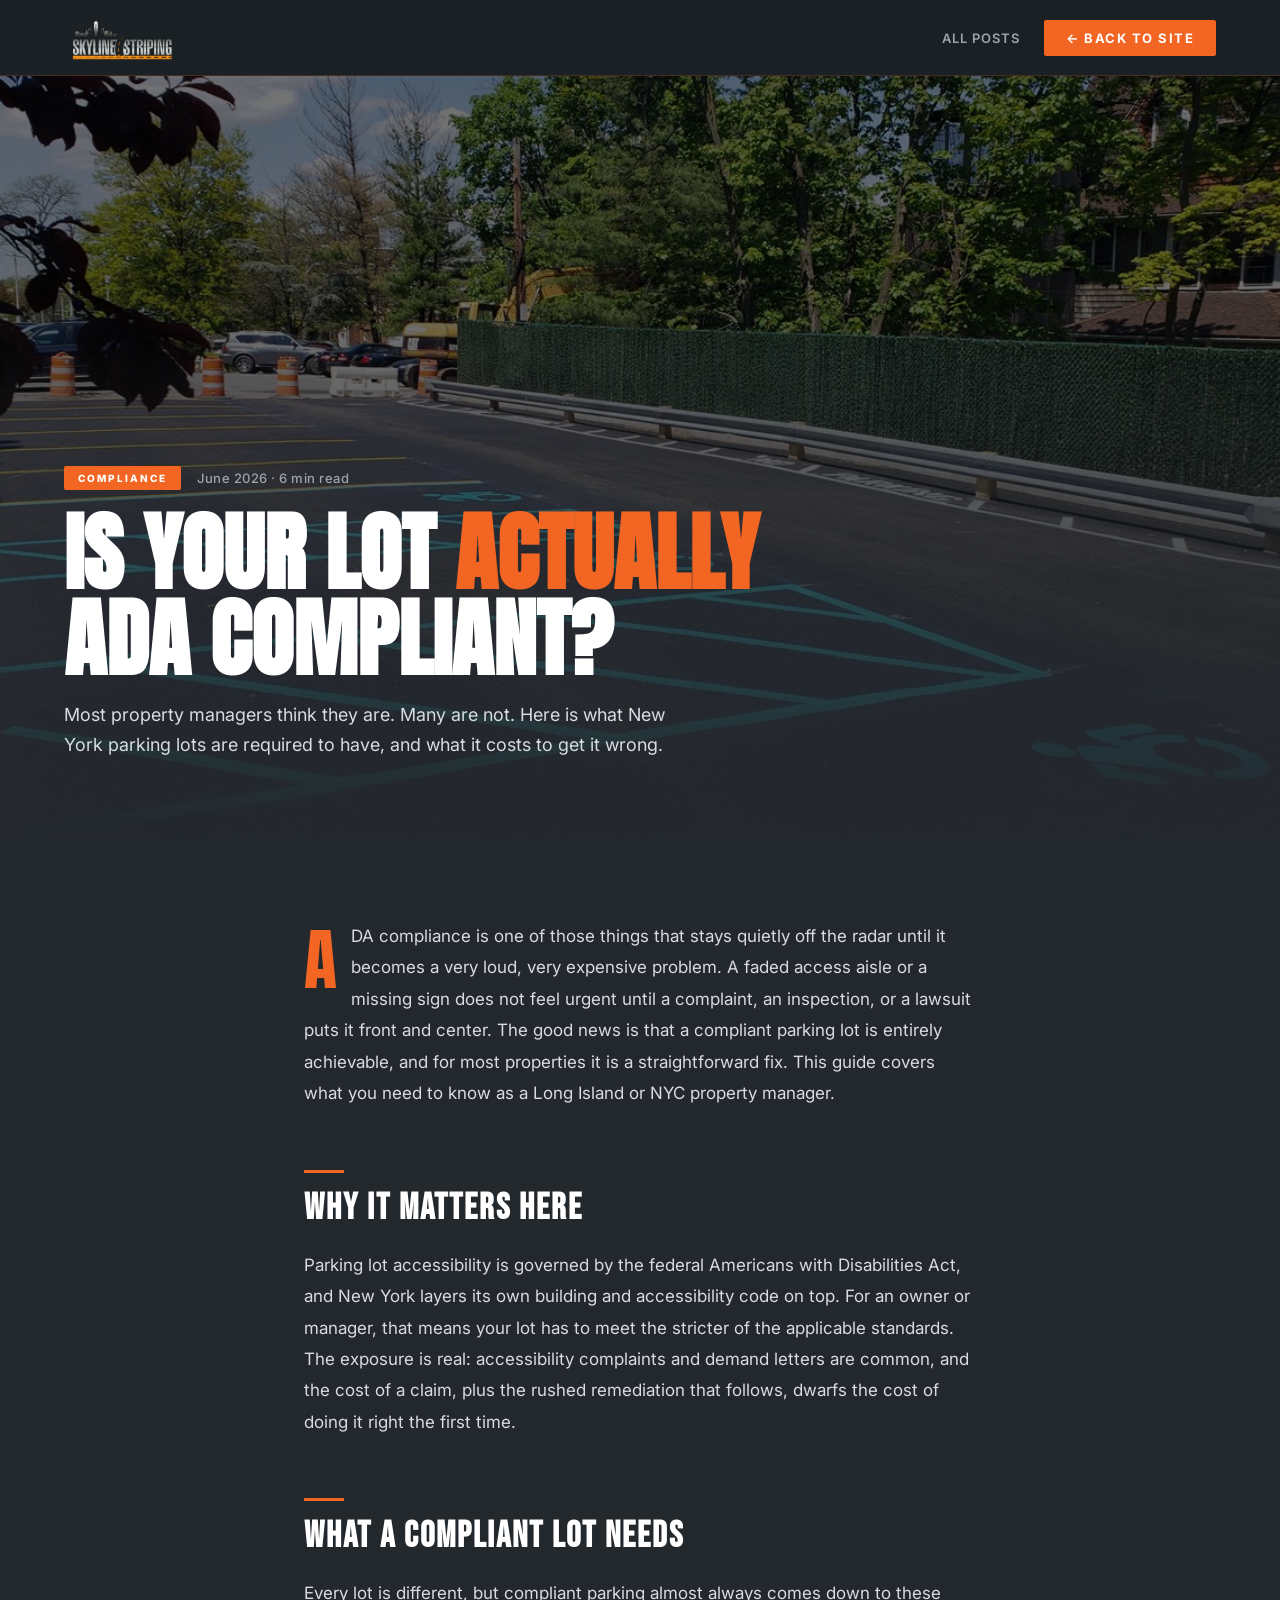
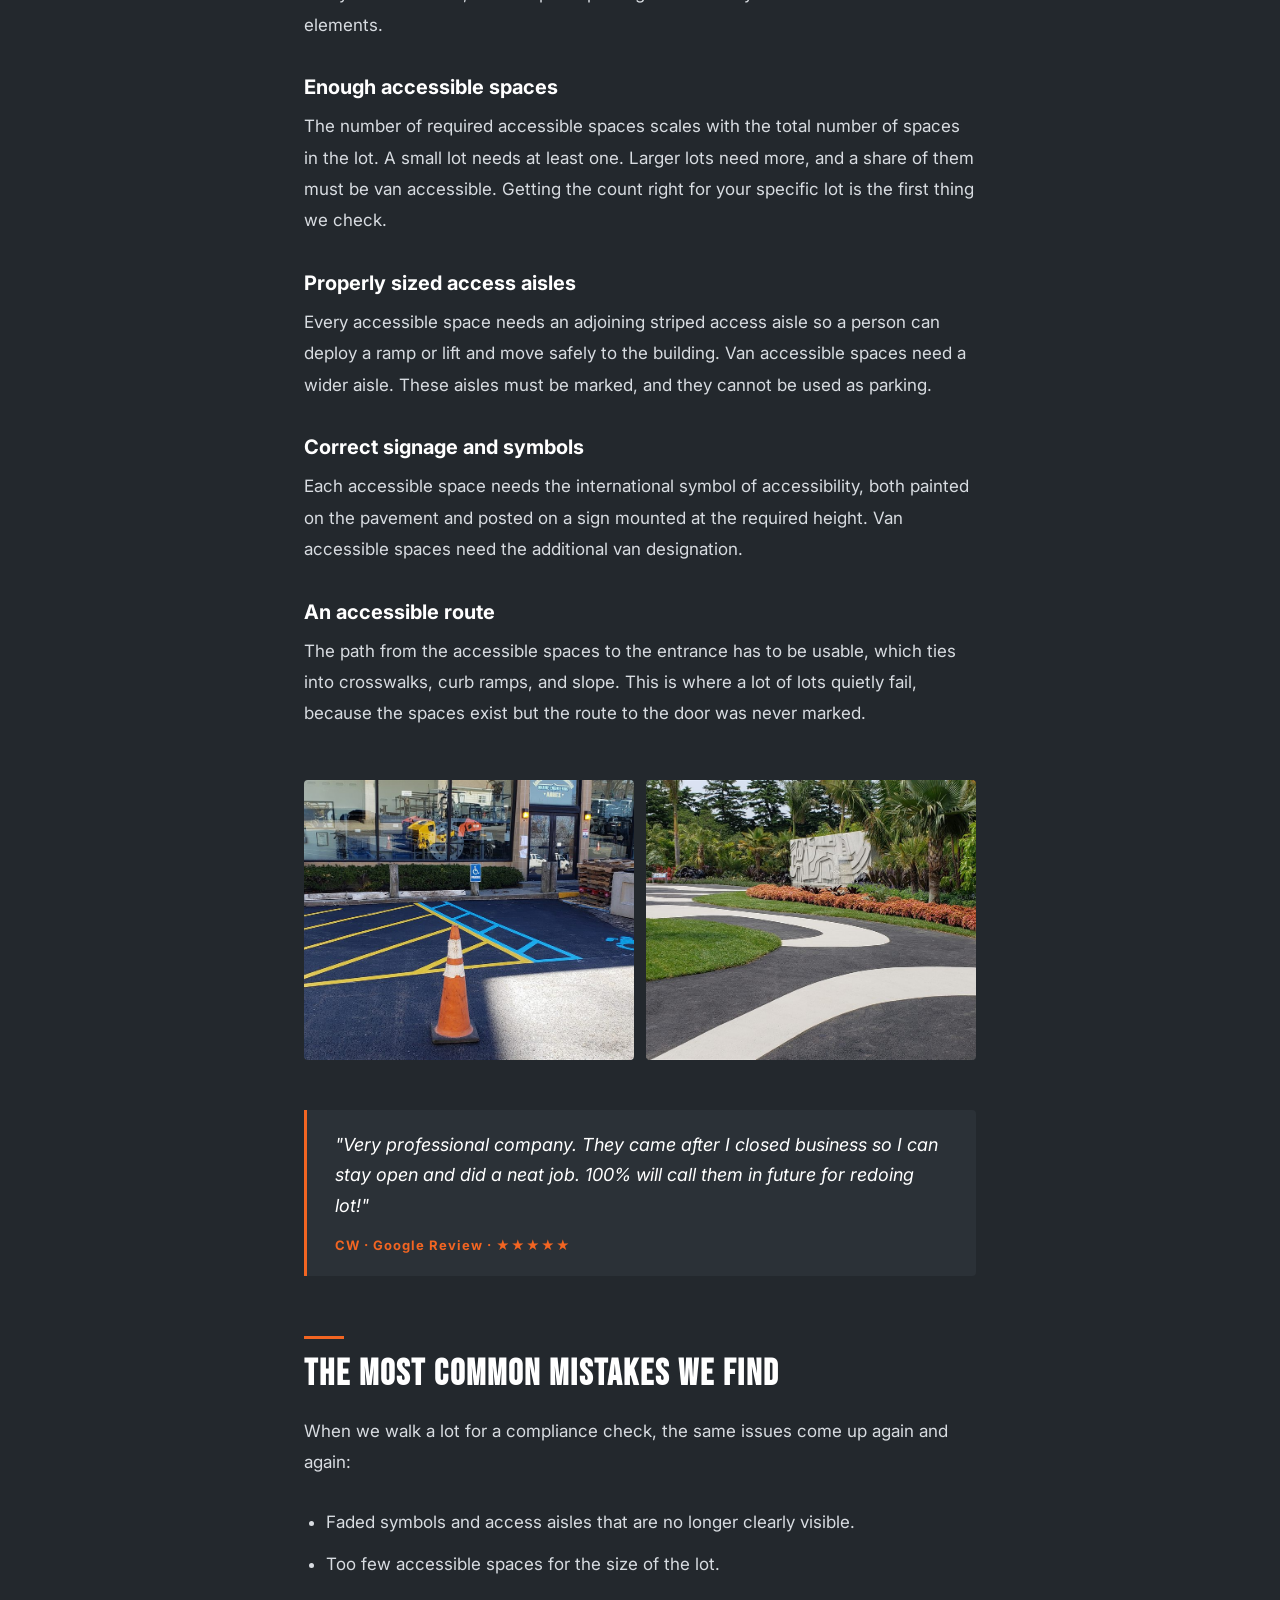
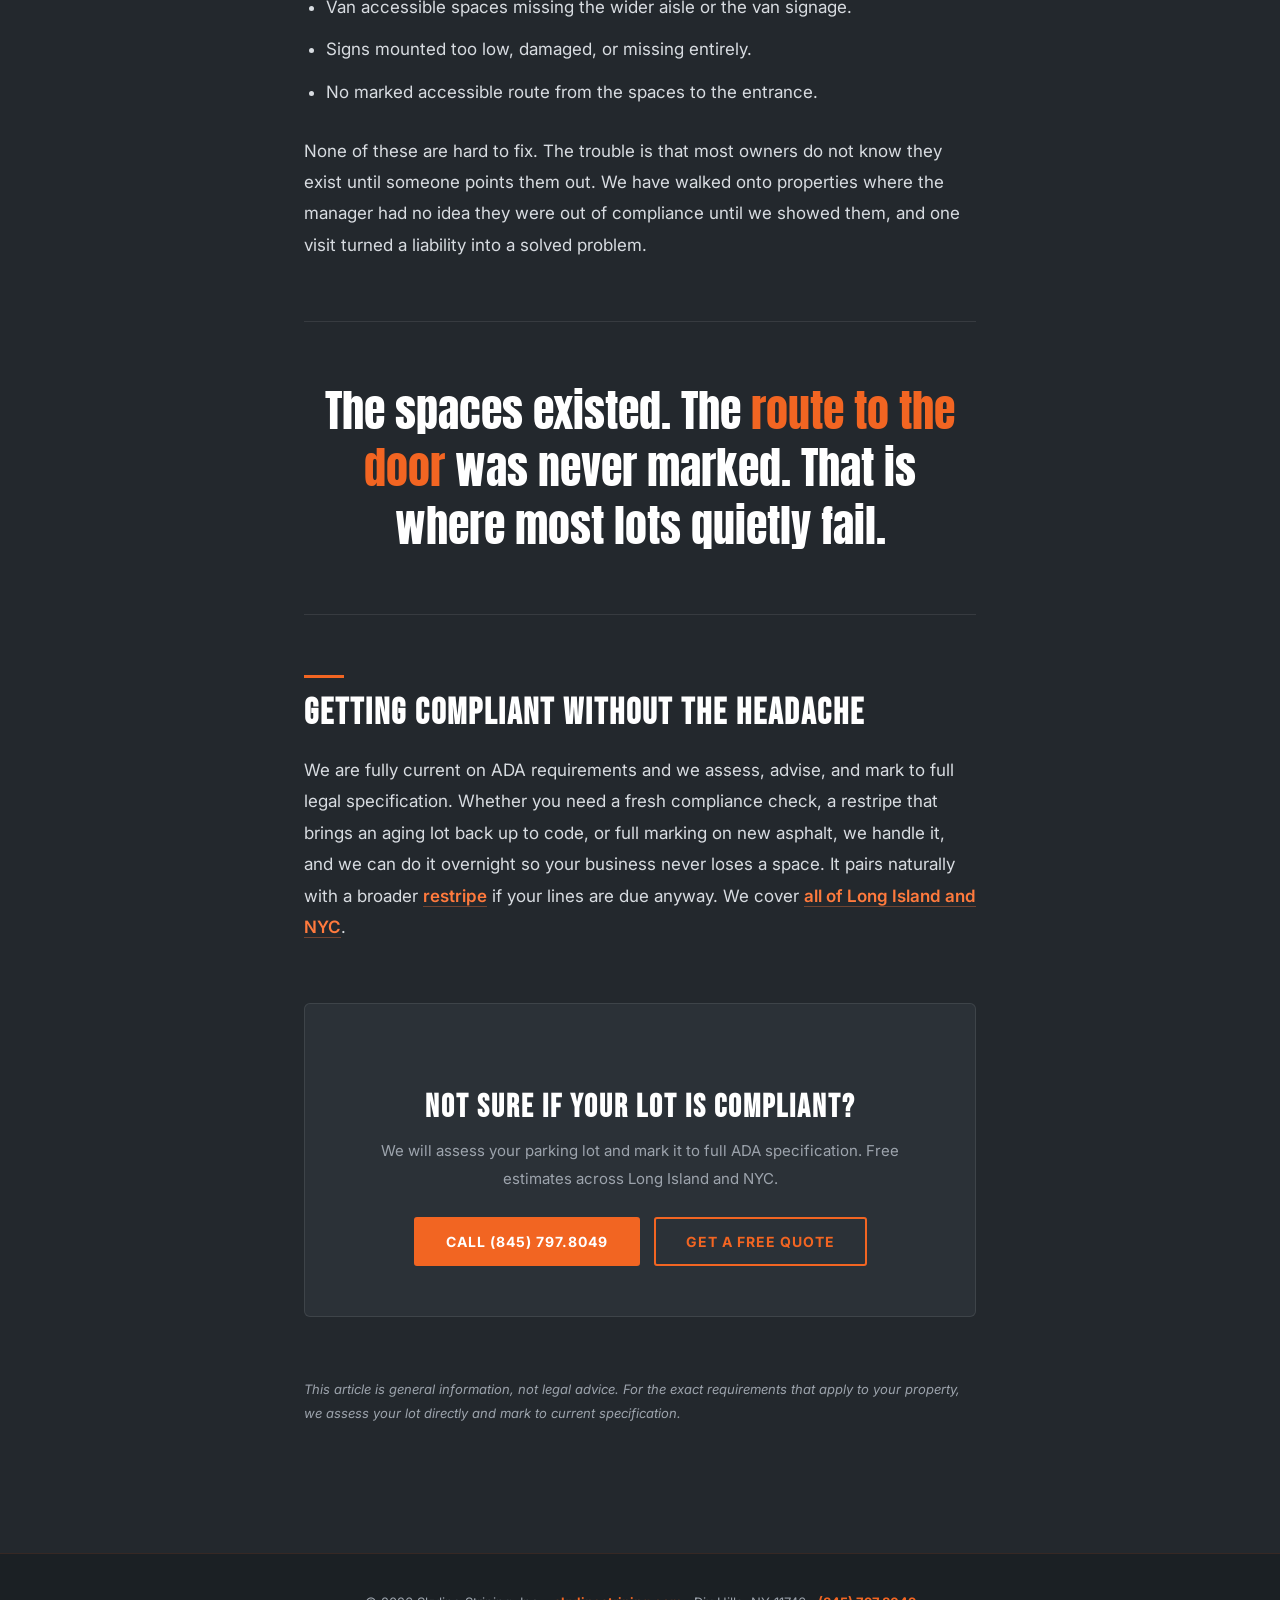
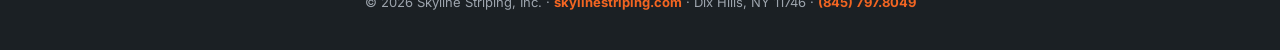
<file: ada-compliance-parking-lot-new-york.html>
<!DOCTYPE html>
<html lang="en">
<head>
<meta charset="UTF-8"/>
<meta name="viewport" content="width=device-width,initial-scale=1.0"/>
<title>Parking Lot ADA Compliance in New York: A Property Manager's Guide | Skyline Striping</title>
<meta name="description" content="What every Long Island and NYC property manager needs to know about parking lot ADA compliance: required accessible spaces, access aisles, signage, and the fines for getting it wrong."/>
<meta name="theme-color" content="#F26522"/>
<link rel="canonical" href="https://skylinestriping.com/ada-compliance-parking-lot-new-york.html"/>
<link rel="icon" type="image/png" href="favicon.png"/>
<link rel="apple-touch-icon" href="favicon.png"/>
<meta property="og:type" content="article"/>
<meta property="og:title" content="Parking Lot ADA Compliance in New York: A Property Manager's Guide"/>
<meta property="og:description" content="Required accessible spaces, access aisles, signage, and the fines for getting parking lot ADA compliance wrong in New York."/>
<meta property="og:image" content="https://skylinestriping.com/gallery/ada.jpg"/>

<script type="application/ld+json">
{
  "@context":"https://schema.org","@type":"BlogPosting",
  "headline":"Parking Lot ADA Compliance in New York: A Property Manager's Guide",
  "description":"What every Long Island and NYC property manager needs to know about parking lot ADA compliance: required accessible spaces, access aisles, signage, and the fines for getting it wrong.",
  "image":"https://skylinestriping.com/gallery/ada.jpg",
  "datePublished":"2026-06-30",
  "dateModified":"2026-06-30",
  "author":{"@type":"Person","name":"Mike","jobTitle":"Owner","worksFor":{"@type":"Organization","name":"Skyline Striping, Inc."}},
  "publisher":{"@type":"Organization","name":"Skyline Striping, Inc.","url":"https://skylinestriping.com","logo":{"@type":"ImageObject","url":"https://skylinestriping.com/logo.png"}},
  "mainEntityOfPage":{"@type":"WebPage","@id":"https://skylinestriping.com/ada-compliance-parking-lot-new-york.html"}
}
</script>
<script type="application/ld+json">
{
  "@context":"https://schema.org","@type":"BreadcrumbList",
  "itemListElement":[
    {"@type":"ListItem","position":1,"name":"Home","item":"https://skylinestriping.com/"},
    {"@type":"ListItem","position":2,"name":"Blog","item":"https://skylinestriping.com/blog.html"},
    {"@type":"ListItem","position":3,"name":"Parking Lot ADA Compliance in New York"}
  ]
}
</script>
<link rel="preconnect" href="https://fonts.googleapis.com"/>
<link rel="preconnect" href="https://fonts.gstatic.com" crossorigin/>
<link href="https://fonts.googleapis.com/css2?family=Anton&family=Bebas+Neue&family=Inter:wght@300;400;500;600;700;800&display=swap" rel="stylesheet"/>
<link rel="stylesheet" href="blog.css"/>
</head>
<body>

<nav class="blog-nav">
  <a href="index.html"><img src="logo.png" alt="Skyline Striping logo"/></a>
  <div class="blog-nav-links">
    <a href="blog.html">All Posts</a>
    <a href="index.html" class="btn-back">&larr; Back to Site</a>
  </div>
</nav>

<header class="blog-hero">
  <div class="blog-hero-bg">
    <img src="gallery/ada.jpg" alt="ADA compliant accessible parking spaces marked by Skyline Striping"/>
  </div>
  <div class="blog-hero-content">
    <div class="blog-meta">
      <span class="blog-tag">Compliance</span>
      <span class="blog-date">June 2026 &middot; 6 min read</span>
    </div>
    <h1>Is your lot <em>actually</em> ADA compliant?</h1>
    <p class="blog-hero-sub">Most property managers think they are. Many are not. Here is what New York parking lots are required to have, and what it costs to get it wrong.</p>
  </div>
</header>

<article class="blog-body">

  <p>ADA compliance is one of those things that stays quietly off the radar until it becomes a very loud, very expensive problem. A faded access aisle or a missing sign does not feel urgent until a complaint, an inspection, or a lawsuit puts it front and center. The good news is that a compliant parking lot is entirely achievable, and for most properties it is a straightforward fix. This guide covers what you need to know as a Long Island or NYC property manager.</p>

  <h2>Why it matters here</h2>

  <p>Parking lot accessibility is governed by the federal Americans with Disabilities Act, and New York layers its own building and accessibility code on top. For an owner or manager, that means your lot has to meet the stricter of the applicable standards. The exposure is real: accessibility complaints and demand letters are common, and the cost of a claim, plus the rushed remediation that follows, dwarfs the cost of doing it right the first time.</p>

  <h2>What a compliant lot needs</h2>

  <p>Every lot is different, but compliant parking almost always comes down to these elements.</p>

  <h3>Enough accessible spaces</h3>
  <p>The number of required accessible spaces scales with the total number of spaces in the lot. A small lot needs at least one. Larger lots need more, and a share of them must be van accessible. Getting the count right for your specific lot is the first thing we check.</p>

  <h3>Properly sized access aisles</h3>
  <p>Every accessible space needs an adjoining striped access aisle so a person can deploy a ramp or lift and move safely to the building. Van accessible spaces need a wider aisle. These aisles must be marked, and they cannot be used as parking.</p>

  <h3>Correct signage and symbols</h3>
  <p>Each accessible space needs the international symbol of accessibility, both painted on the pavement and posted on a sign mounted at the required height. Van accessible spaces need the additional van designation.</p>

  <h3>An accessible route</h3>
  <p>The path from the accessible spaces to the entrance has to be usable, which ties into crosswalks, curb ramps, and slope. This is where a lot of lots quietly fail, because the spaces exist but the route to the door was never marked.</p>

  <div class="blog-img-duo">
    <img src="gallery/ada/3.jpg" alt="Accessible parking access aisle marked to code"/>
    <img src="gallery/special.jpg" alt="Painted accessibility symbol and specialty markings"/>
  </div>

  <blockquote>
    "Very professional company. They came after I closed business so I can stay open and did a neat job. 100% will call them in future for redoing lot!"
    <cite>CW &middot; Google Review &middot; &#9733;&#9733;&#9733;&#9733;&#9733;</cite>
  </blockquote>

  <h2>The most common mistakes we find</h2>

  <p>When we walk a lot for a compliance check, the same issues come up again and again:</p>

  <ul>
    <li>Faded symbols and access aisles that are no longer clearly visible.</li>
    <li>Too few accessible spaces for the size of the lot.</li>
    <li>Van accessible spaces missing the wider aisle or the van signage.</li>
    <li>Signs mounted too low, damaged, or missing entirely.</li>
    <li>No marked accessible route from the spaces to the entrance.</li>
  </ul>

  <p>None of these are hard to fix. The trouble is that most owners do not know they exist until someone points them out. We have walked onto properties where the manager had no idea they were out of compliance until we showed them, and one visit turned a liability into a solved problem.</p>

  <div class="pullquote">
    <p>The spaces existed. The <em>route to the door</em> was never marked. That is where most lots quietly fail.</p>
  </div>

  <h2>Getting compliant without the headache</h2>

  <p>We are fully current on ADA requirements and we assess, advise, and mark to full legal specification. Whether you need a fresh compliance check, a restripe that brings an aging lot back up to code, or full marking on new asphalt, we handle it, and we can do it overnight so your business never loses a space. It pairs naturally with a broader <a class="inline" href="when-to-restripe-parking-lot.html">restripe</a> if your lines are due anyway. We cover <a class="inline" href="index.html#areas">all of Long Island and NYC</a>.</p>

  <div class="blog-cta">
    <h3>NOT SURE IF YOUR LOT IS COMPLIANT?</h3>
    <p>We will assess your parking lot and mark it to full ADA specification. Free estimates across Long Island and NYC.</p>
    <div class="cta-btns">
      <a href="tel:+18457978049" class="cta-btn cta-primary">Call (845) 797.8049</a>
      <a href="index.html#contact" class="cta-btn cta-secondary">Get a Free Quote</a>
    </div>
  </div>

  <p style="font-size:13px;color:var(--mu);font-style:italic">This article is general information, not legal advice. For the exact requirements that apply to your property, we assess your lot directly and mark to current specification.</p>

</article>

<footer class="blog-footer">
  <p>&copy; 2026 Skyline Striping, Inc. &middot; <a href="index.html">skylinestriping.com</a> &middot; Dix Hills, NY 11746 &middot; <a href="tel:+18457978049">(845) 797.8049</a></p>
</footer>

</body>
</html>
</file>
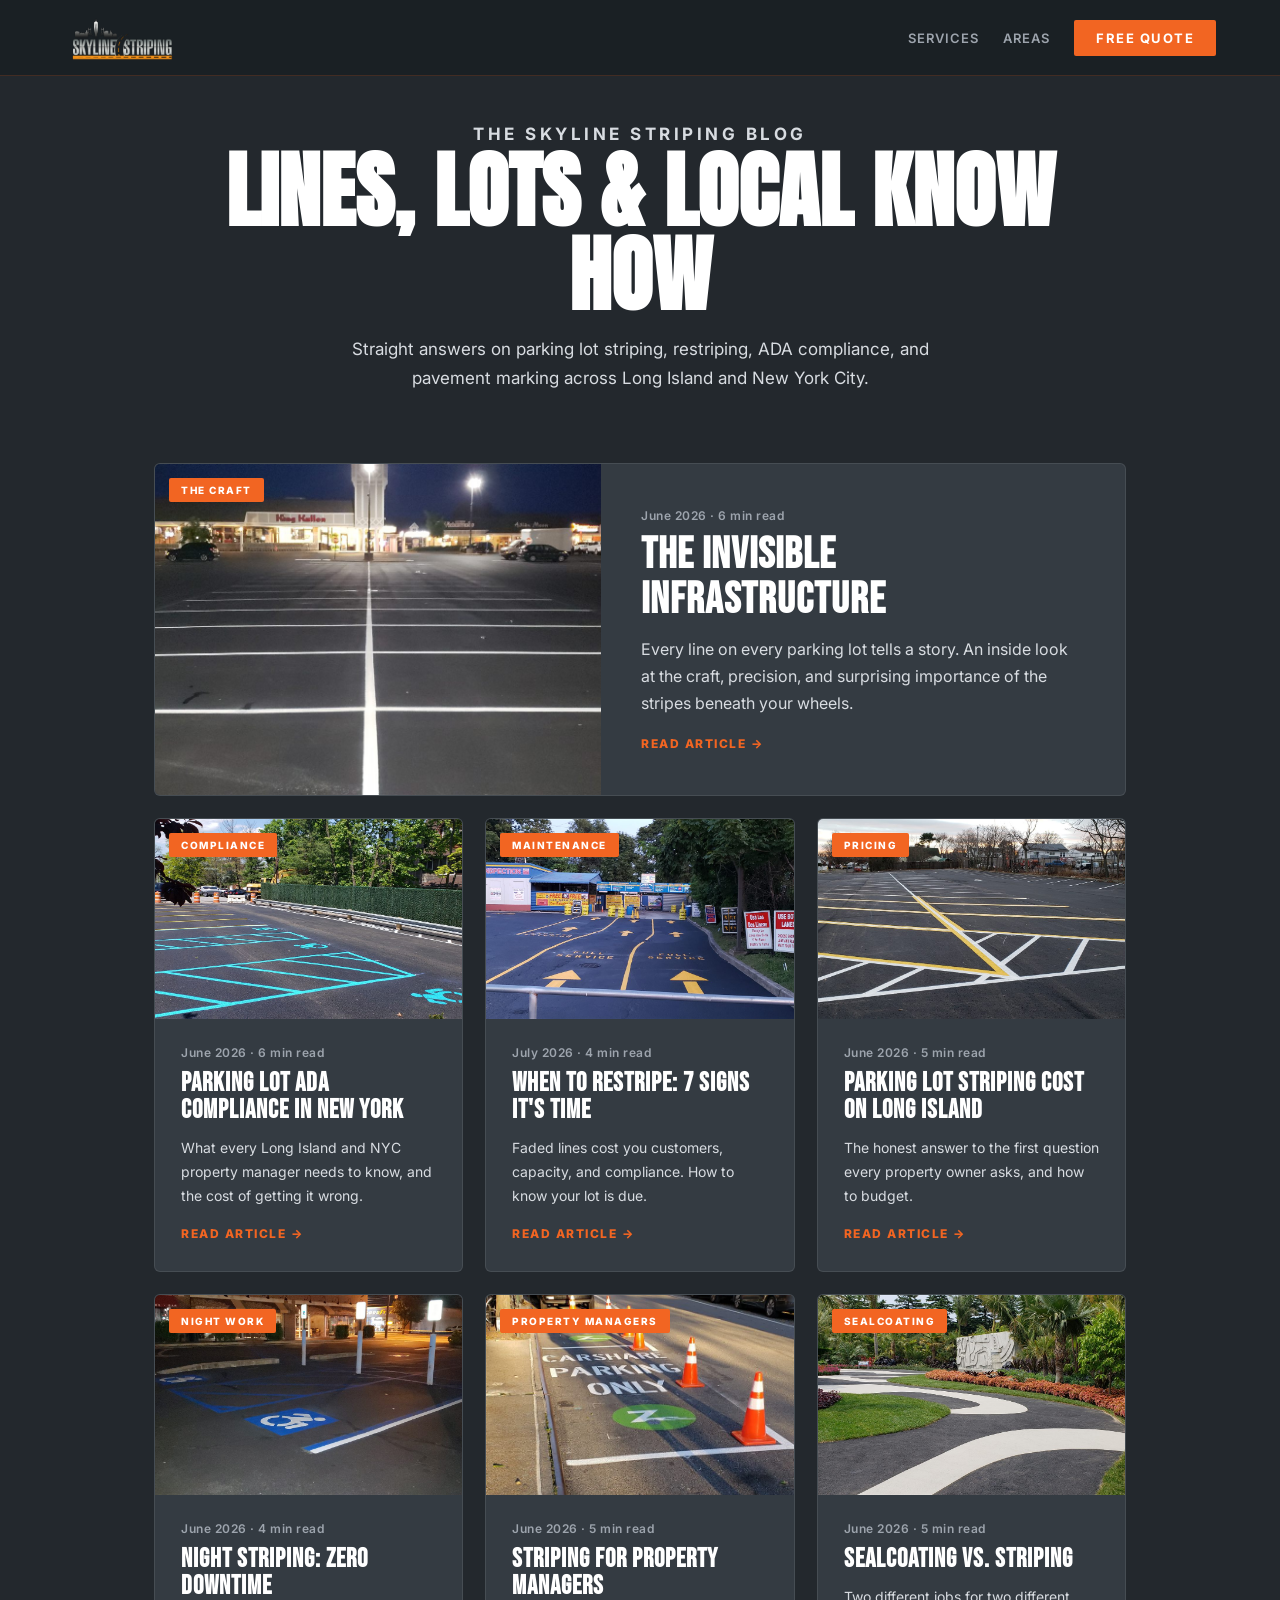
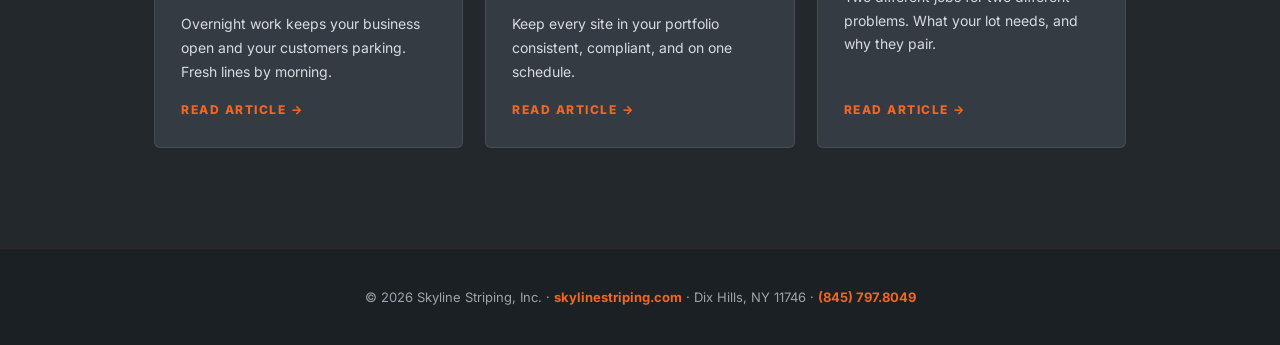
<file: blog.html>
<!DOCTYPE html>
<html lang="en">
<head>
<meta charset="UTF-8"/>
<meta name="viewport" content="width=device-width,initial-scale=1.0"/>
<title>Blog | Parking Lot Striping Tips for Long Island &amp; NYC | Skyline Striping</title>
<meta name="description" content="Guides on parking lot striping cost, ADA compliance, restriping, and pavement marking across Long Island and New York City, from the striping team trusted by national brands."/>
<meta name="theme-color" content="#F26522"/>
<link rel="canonical" href="https://skylinestriping.com/blog.html"/>
<link rel="icon" type="image/png" href="favicon.png"/>
<link rel="apple-touch-icon" href="favicon.png"/>
<meta property="og:type" content="website"/>
<meta property="og:title" content="Skyline Striping Blog | Parking Lot Striping Tips for Long Island & NYC"/>
<meta property="og:description" content="Guides on parking lot striping cost, ADA compliance, restriping, and pavement marking across Long Island and NYC."/>
<meta property="og:image" content="https://skylinestriping.com/gallery/fresh.jpg"/>

<script type="application/ld+json">
{
  "@context":"https://schema.org","@type":"Blog",
  "name":"Skyline Striping Blog",
  "description":"Guides on parking lot striping cost, ADA compliance, restriping, and pavement marking across Long Island and New York City.",
  "url":"https://skylinestriping.com/blog.html",
  "publisher":{"@type":"Organization","name":"Skyline Striping, Inc.","url":"https://skylinestriping.com","logo":{"@type":"ImageObject","url":"https://skylinestriping.com/logo.png"}},
  "blogPost":[
    {"@type":"BlogPosting","headline":"The Invisible Infrastructure","url":"https://skylinestriping.com/invisible-infrastructure.html","datePublished":"2026-06-27","image":"https://skylinestriping.com/gallery/night.jpg"},
    {"@type":"BlogPosting","headline":"Parking Lot ADA Compliance in New York: A Property Manager's Guide","url":"https://skylinestriping.com/ada-compliance-parking-lot-new-york.html","datePublished":"2026-06-30","image":"https://skylinestriping.com/gallery/ada.jpg"},
    {"@type":"BlogPosting","headline":"When to Restripe Your Parking Lot: 7 Signs It's Time","url":"https://skylinestriping.com/when-to-restripe-parking-lot.html","datePublished":"2026-07-01","image":"https://skylinestriping.com/gallery/fresh.jpg"},
    {"@type":"BlogPosting","headline":"How Much Does Parking Lot Striping Cost on Long Island?","url":"https://skylinestriping.com/parking-lot-striping-cost-long-island.html","datePublished":"2026-06-29","image":"https://skylinestriping.com/gallery/restriping.jpg"},
    {"@type":"BlogPosting","headline":"Night Parking Lot Striping: Zero Downtime for Your Business","url":"https://skylinestriping.com/night-parking-lot-striping.html","datePublished":"2026-06-26","image":"https://skylinestriping.com/gallery/night.jpg"},
    {"@type":"BlogPosting","headline":"Parking Lot Striping for Property Managers: One Standard, Every Site","url":"https://skylinestriping.com/parking-lot-striping-property-managers.html","datePublished":"2026-06-24","image":"https://skylinestriping.com/gallery/corporate.jpg"},
    {"@type":"BlogPosting","headline":"Sealcoating vs. Striping: What Your Parking Lot Actually Needs","url":"https://skylinestriping.com/sealcoating-vs-striping.html","datePublished":"2026-06-25","image":"https://skylinestriping.com/gallery/special.jpg"}
  ]
}
</script>
<link rel="preconnect" href="https://fonts.googleapis.com"/>
<link rel="preconnect" href="https://fonts.gstatic.com" crossorigin/>
<link href="https://fonts.googleapis.com/css2?family=Anton&family=Bebas+Neue&family=Inter:wght@300;400;500;600;700;800&display=swap" rel="stylesheet"/>
<link rel="stylesheet" href="blog.css"/>
</head>
<body>

<nav class="blog-nav">
  <a href="index.html"><img src="logo.png" alt="Skyline Striping logo"/></a>
  <div class="blog-nav-links">
    <a href="index.html#services">Services</a>
    <a href="index.html#areas">Areas</a>
    <a href="index.html#contact" class="btn-back">Free Quote</a>
  </div>
</nav>

<div class="idx-head">
  <p class="idx-eyebrow">The Skyline Striping Blog</p>
  <h1>Lines, Lots &amp; Local Know How</h1>
  <p>Straight answers on parking lot striping, restriping, ADA compliance, and pavement marking across Long Island and New York City.</p>
</div>

<div class="idx-grid">

  <a class="idx-card feature" href="invisible-infrastructure.html">
    <div class="idx-thumb">
      <span class="idx-tag">The Craft</span>
      <img src="gallery/night.jpg" alt="Skyline Striping crew working overnight on a commercial parking lot"/>
    </div>
    <div class="idx-txt">
      <span class="idx-date">June 2026 &middot; 6 min read</span>
      <h2>The Invisible Infrastructure</h2>
      <p>Every line on every parking lot tells a story. An inside look at the craft, precision, and surprising importance of the stripes beneath your wheels.</p>
      <span class="idx-read">Read Article &rarr;</span>
    </div>
  </a>

  <a class="idx-card" href="ada-compliance-parking-lot-new-york.html">
    <div class="idx-thumb">
      <span class="idx-tag">Compliance</span>
      <img src="gallery/ada.jpg" alt="ADA compliant accessible parking spaces"/>
    </div>
    <div class="idx-txt">
      <span class="idx-date">June 2026 &middot; 6 min read</span>
      <h2>Parking Lot ADA Compliance in New York</h2>
      <p>What every Long Island and NYC property manager needs to know, and the cost of getting it wrong.</p>
      <span class="idx-read">Read Article &rarr;</span>
    </div>
  </a>

  <a class="idx-card" href="when-to-restripe-parking-lot.html">
    <div class="idx-thumb">
      <span class="idx-tag">Maintenance</span>
      <img src="gallery/fresh.jpg" alt="Freshly restriped commercial parking lot"/>
    </div>
    <div class="idx-txt">
      <span class="idx-date">July 2026 &middot; 4 min read</span>
      <h2>When to Restripe: 7 Signs It's Time</h2>
      <p>Faded lines cost you customers, capacity, and compliance. How to know your lot is due.</p>
      <span class="idx-read">Read Article &rarr;</span>
    </div>
  </a>

  <a class="idx-card" href="parking-lot-striping-cost-long-island.html">
    <div class="idx-thumb">
      <span class="idx-tag">Pricing</span>
      <img src="gallery/restriping.jpg" alt="Fresh parking lot restriping on a Long Island commercial lot"/>
    </div>
    <div class="idx-txt">
      <span class="idx-date">June 2026 &middot; 5 min read</span>
      <h2>Parking Lot Striping Cost on Long Island</h2>
      <p>The honest answer to the first question every property owner asks, and how to budget.</p>
      <span class="idx-read">Read Article &rarr;</span>
    </div>
  </a>

  <a class="idx-card" href="night-parking-lot-striping.html">
    <div class="idx-thumb">
      <span class="idx-tag">Night Work</span>
      <img src="gallery/night/2.jpg" alt="Overnight parking lot striping under work lights"/>
    </div>
    <div class="idx-txt">
      <span class="idx-date">June 2026 &middot; 4 min read</span>
      <h2>Night Striping: Zero Downtime</h2>
      <p>Overnight work keeps your business open and your customers parking. Fresh lines by morning.</p>
      <span class="idx-read">Read Article &rarr;</span>
    </div>
  </a>

  <a class="idx-card" href="parking-lot-striping-property-managers.html">
    <div class="idx-thumb">
      <span class="idx-tag">Property Managers</span>
      <img src="gallery/corporate.jpg" alt="Commercial retail plaza striped to a consistent standard"/>
    </div>
    <div class="idx-txt">
      <span class="idx-date">June 2026 &middot; 5 min read</span>
      <h2>Striping for Property Managers</h2>
      <p>Keep every site in your portfolio consistent, compliant, and on one schedule.</p>
      <span class="idx-read">Read Article &rarr;</span>
    </div>
  </a>

  <a class="idx-card" href="sealcoating-vs-striping.html">
    <div class="idx-thumb">
      <span class="idx-tag">Sealcoating</span>
      <img src="gallery/special.jpg" alt="Freshly sealcoated and striped commercial parking lot"/>
    </div>
    <div class="idx-txt">
      <span class="idx-date">June 2026 &middot; 5 min read</span>
      <h2>Sealcoating vs. Striping</h2>
      <p>Two different jobs for two different problems. What your lot needs, and why they pair.</p>
      <span class="idx-read">Read Article &rarr;</span>
    </div>
  </a>

</div>

<footer class="blog-footer">
  <p>&copy; 2026 Skyline Striping, Inc. &middot; <a href="index.html">skylinestriping.com</a> &middot; Dix Hills, NY 11746 &middot; <a href="tel:+18457978049">(845) 797.8049</a></p>
</footer>

</body>
</html>
</file>
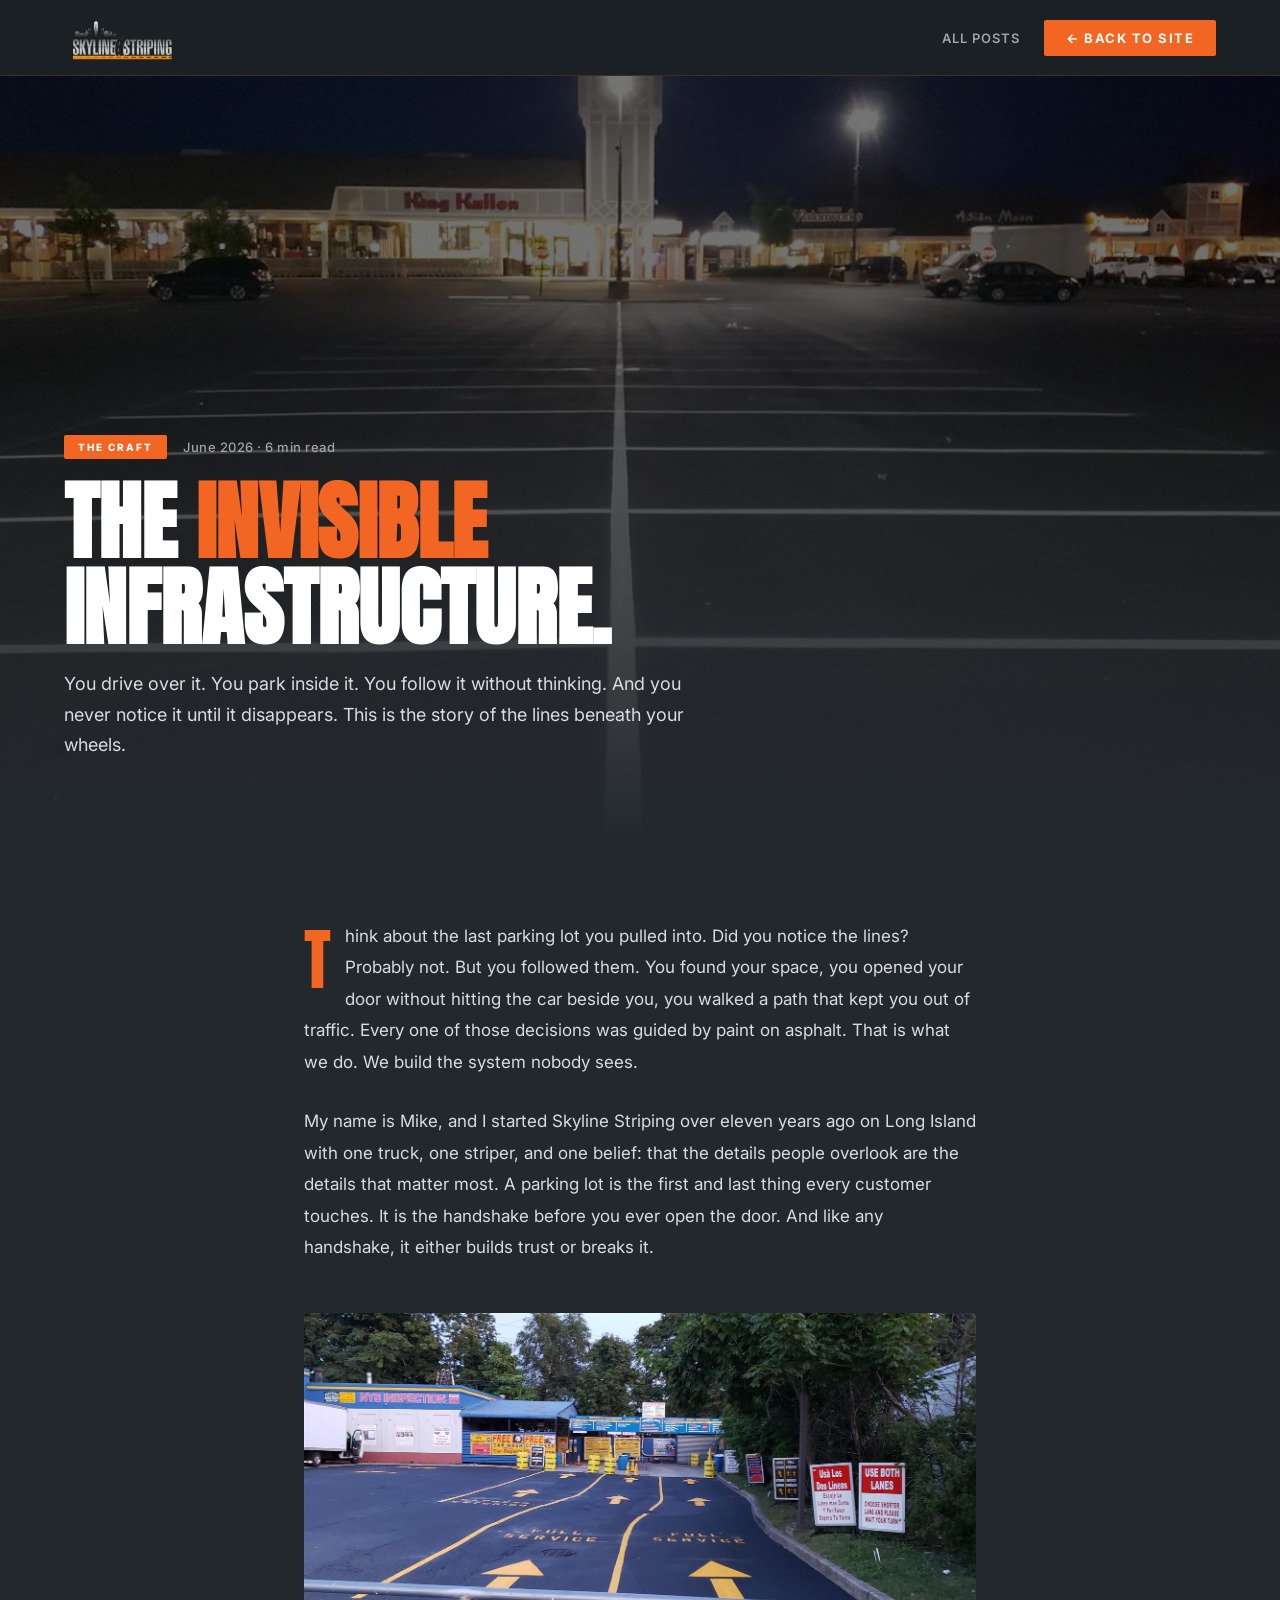
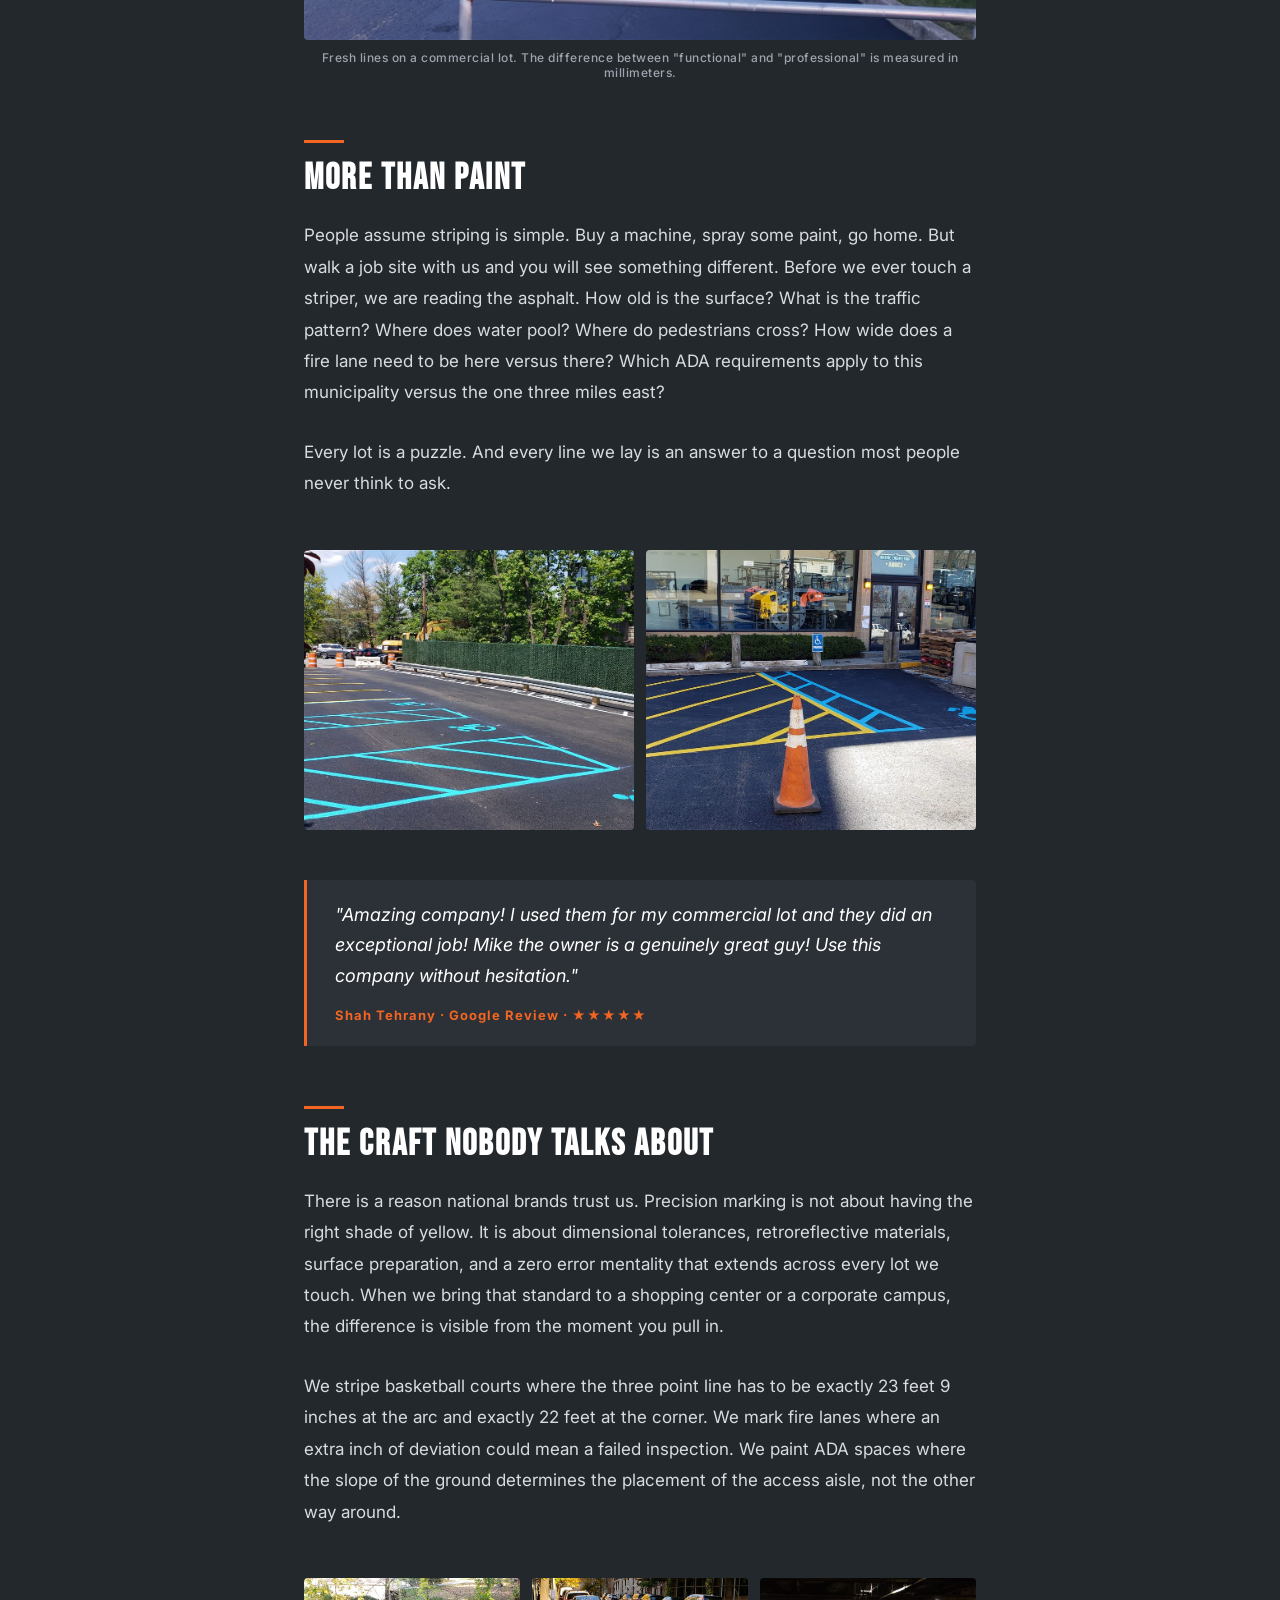
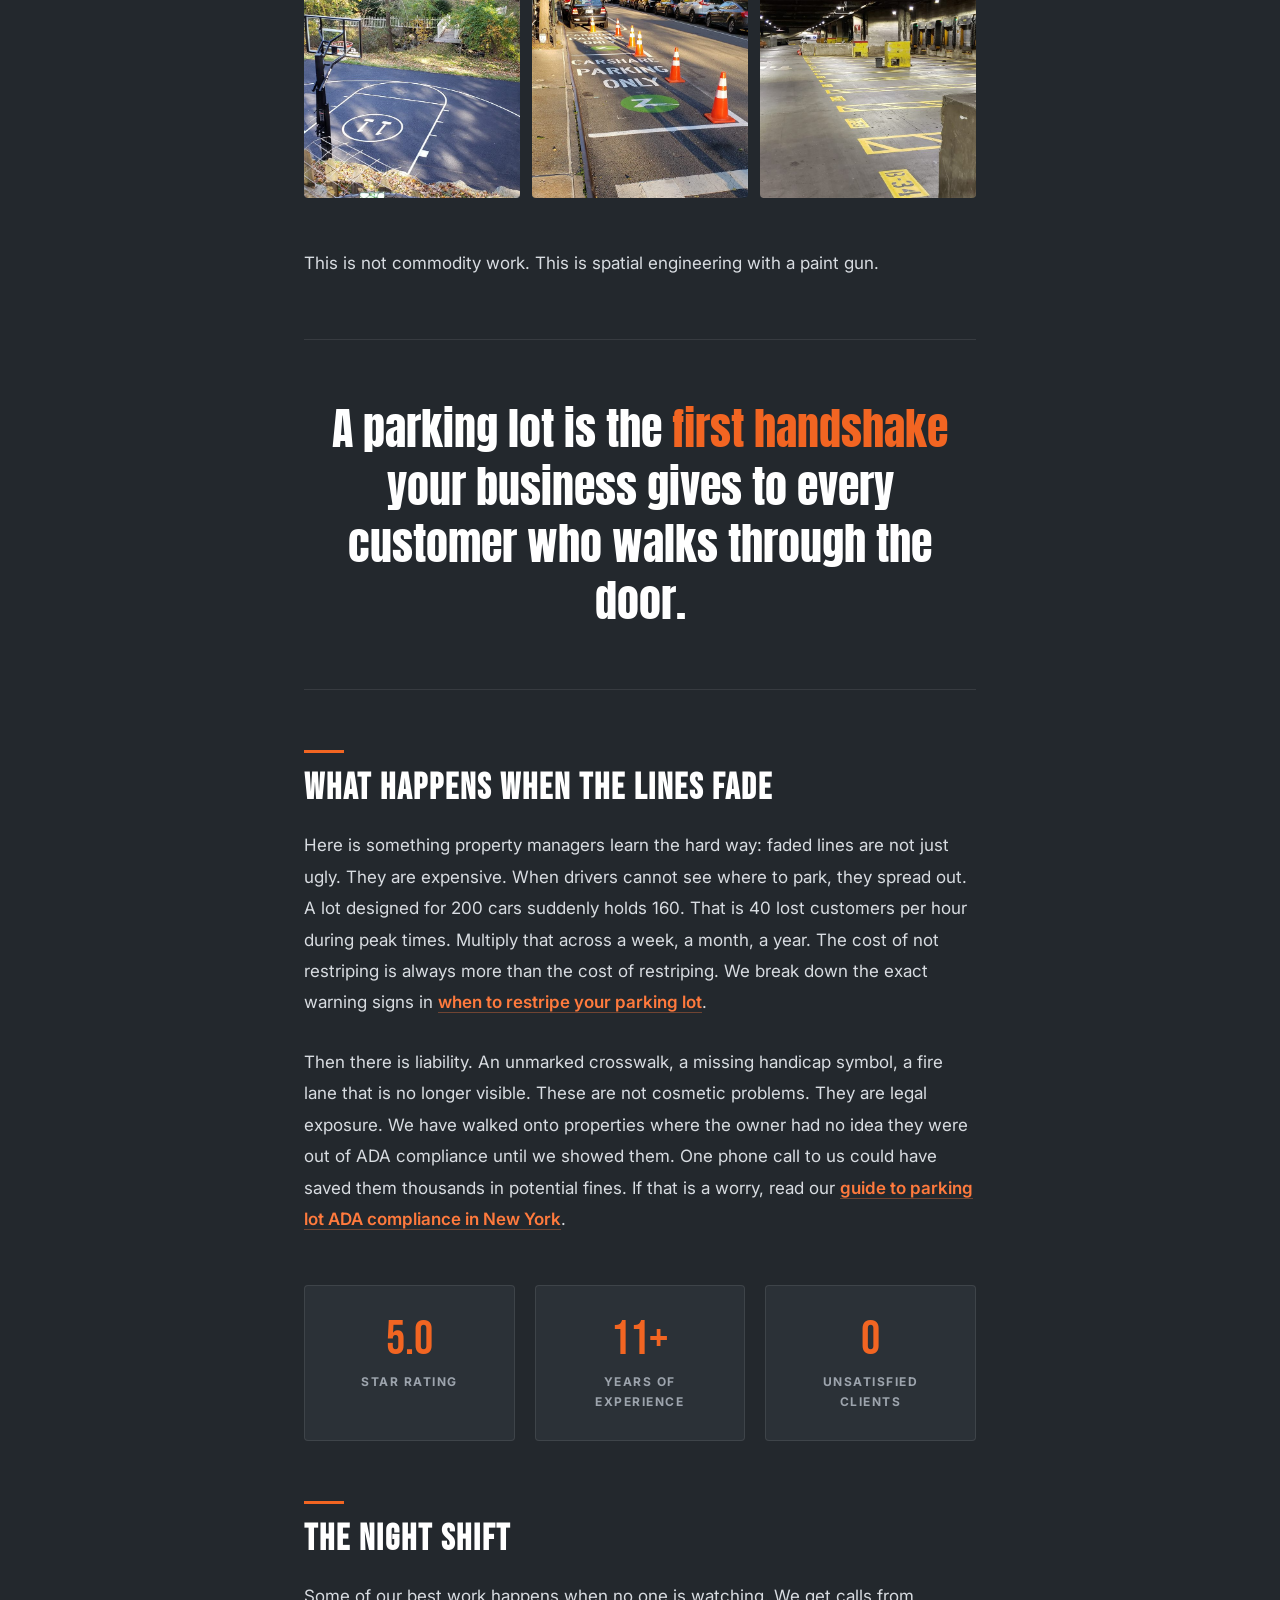
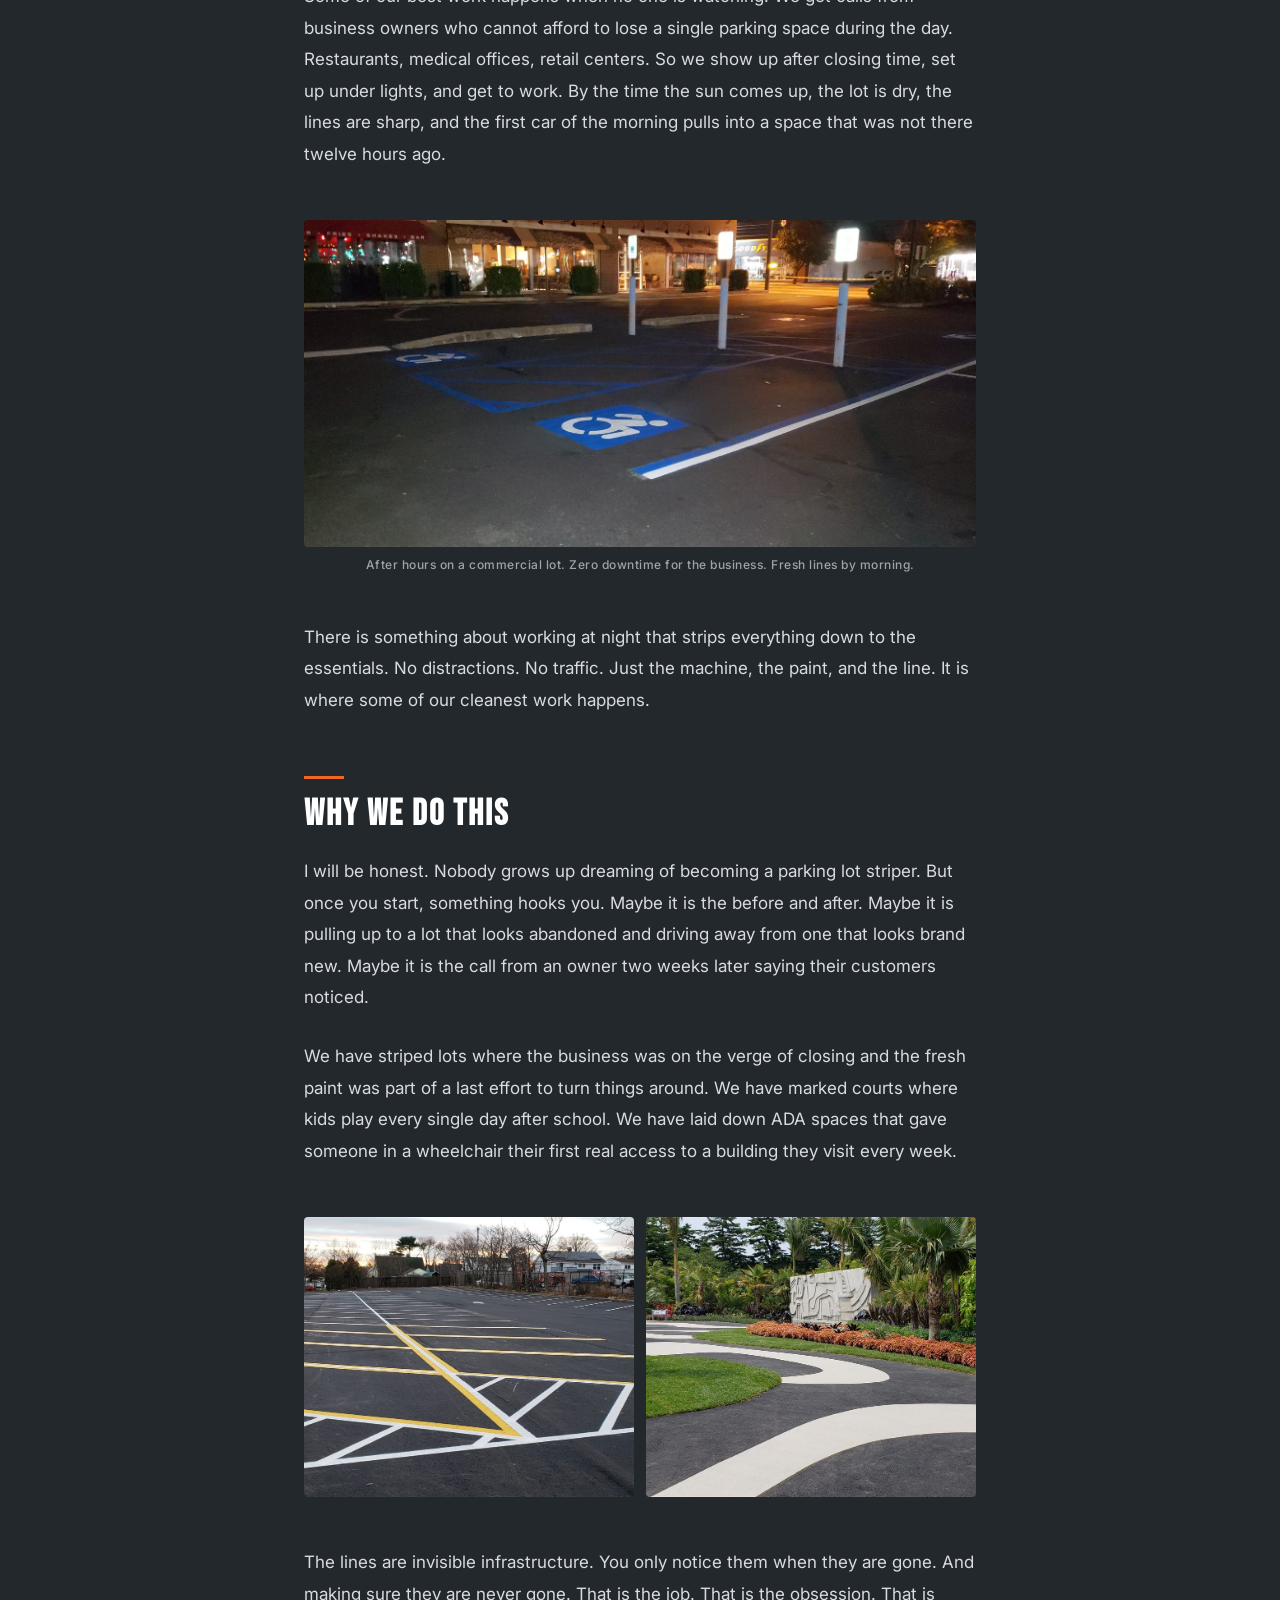
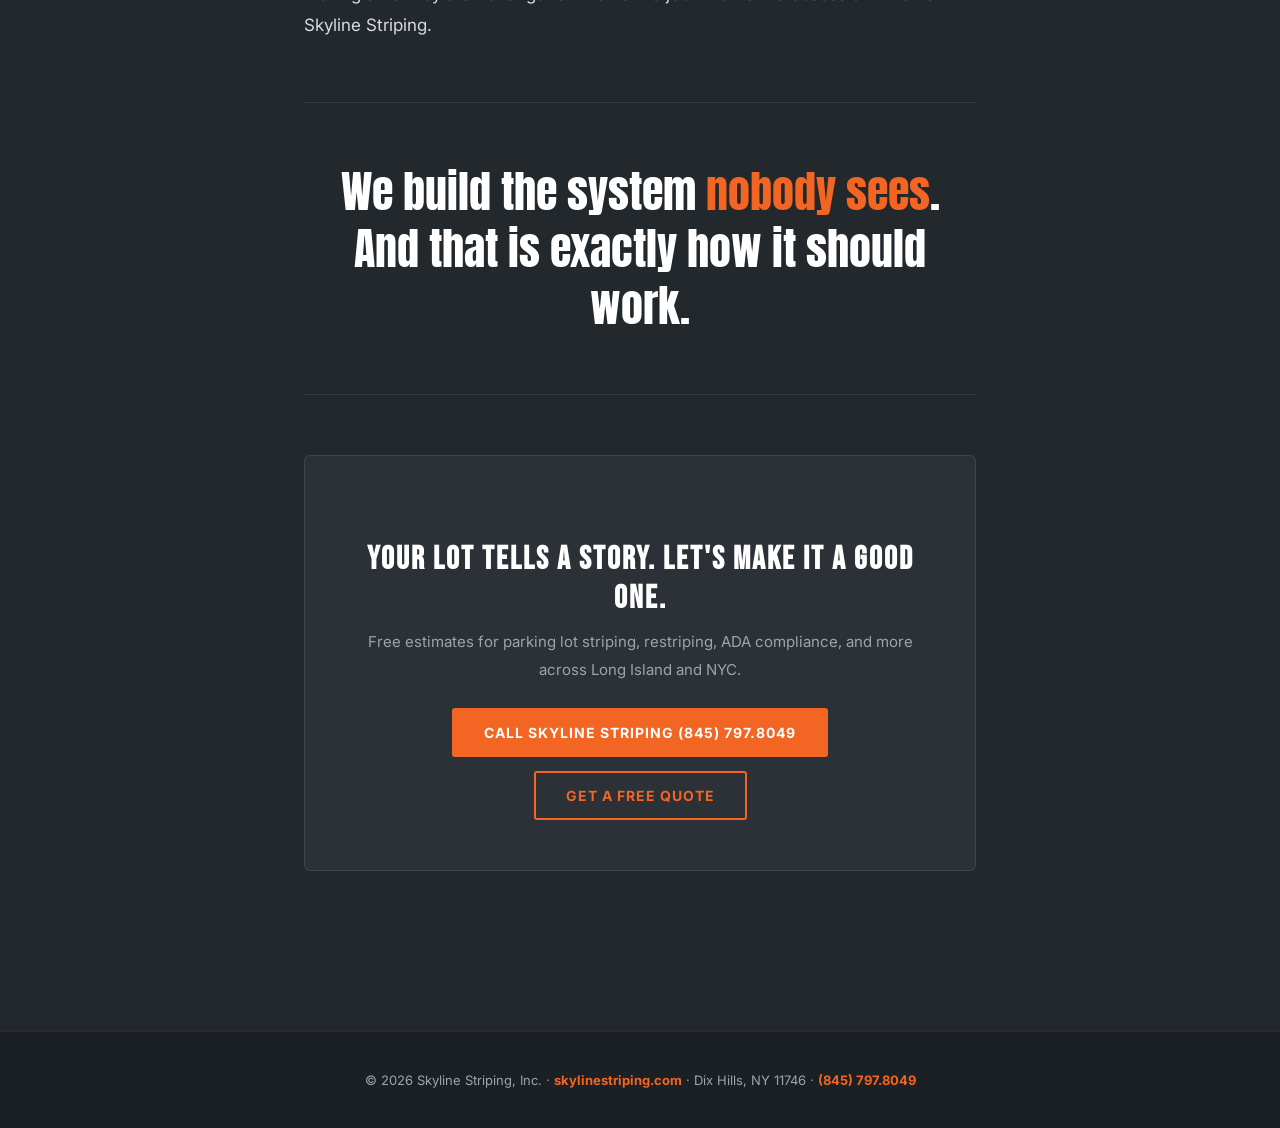
<file: invisible-infrastructure.html>
<!DOCTYPE html>
<html lang="en">
<head>
<meta charset="UTF-8"/>
<meta name="viewport" content="width=device-width,initial-scale=1.0"/>
<title>The Invisible Infrastructure | Skyline Striping Blog</title>
<meta name="description" content="Every line on every parking lot tells a story. An inside look at the craft, precision, and surprising importance of pavement marking on Long Island and NYC."/>
<meta name="theme-color" content="#F26522"/>
<link rel="canonical" href="https://skylinestriping.com/invisible-infrastructure.html"/>
<link rel="icon" type="image/png" href="favicon.png"/>
<link rel="apple-touch-icon" href="favicon.png"/>
<meta property="og:type" content="article"/>
<meta property="og:title" content="The Invisible Infrastructure | Skyline Striping Blog"/>
<meta property="og:description" content="Every line on every parking lot tells a story. An inside look at the craft behind the stripes."/>
<meta property="og:image" content="https://skylinestriping.com/gallery/night.jpg"/>

<script type="application/ld+json">
{
  "@context":"https://schema.org","@type":"BlogPosting",
  "headline":"The Invisible Infrastructure",
  "description":"Every line on every parking lot tells a story. An inside look at the craft, precision, and surprising importance of pavement marking on Long Island and NYC.",
  "image":"https://skylinestriping.com/gallery/night.jpg",
  "datePublished":"2026-06-27",
  "dateModified":"2026-06-27",
  "author":{"@type":"Person","name":"Mike","jobTitle":"Owner","worksFor":{"@type":"Organization","name":"Skyline Striping, Inc."}},
  "publisher":{"@type":"Organization","name":"Skyline Striping, Inc.","url":"https://skylinestriping.com","logo":{"@type":"ImageObject","url":"https://skylinestriping.com/logo.png"}},
  "mainEntityOfPage":{"@type":"WebPage","@id":"https://skylinestriping.com/invisible-infrastructure.html"}
}
</script>
<script type="application/ld+json">
{
  "@context":"https://schema.org","@type":"BreadcrumbList",
  "itemListElement":[
    {"@type":"ListItem","position":1,"name":"Home","item":"https://skylinestriping.com/"},
    {"@type":"ListItem","position":2,"name":"Blog","item":"https://skylinestriping.com/blog.html"},
    {"@type":"ListItem","position":3,"name":"The Invisible Infrastructure"}
  ]
}
</script>
<link rel="preconnect" href="https://fonts.googleapis.com"/>
<link rel="preconnect" href="https://fonts.gstatic.com" crossorigin/>
<link href="https://fonts.googleapis.com/css2?family=Anton&family=Bebas+Neue&family=Inter:wght@300;400;500;600;700;800&display=swap" rel="stylesheet"/>
<link rel="stylesheet" href="blog.css"/>
</head>
<body>

<nav class="blog-nav">
  <a href="index.html"><img src="logo.png" alt="Skyline Striping logo"/></a>
  <div class="blog-nav-links">
    <a href="blog.html">All Posts</a>
    <a href="index.html" class="btn-back">&larr; Back to Site</a>
  </div>
</nav>

<header class="blog-hero">
  <div class="blog-hero-bg">
    <img src="gallery/night.jpg" alt="Skyline Striping crew working overnight on a commercial parking lot"/>
  </div>
  <div class="blog-hero-content">
    <div class="blog-meta">
      <span class="blog-tag">The Craft</span>
      <span class="blog-date">June 2026 &middot; 6 min read</span>
    </div>
    <h1>The <em>invisible</em> infrastructure.</h1>
    <p class="blog-hero-sub">You drive over it. You park inside it. You follow it without thinking. And you never notice it until it disappears. This is the story of the lines beneath your wheels.</p>
  </div>
</header>

<article class="blog-body">

  <p>Think about the last parking lot you pulled into. Did you notice the lines? Probably not. But you followed them. You found your space, you opened your door without hitting the car beside you, you walked a path that kept you out of traffic. Every one of those decisions was guided by paint on asphalt. That is what we do. We build the system nobody sees.</p>

  <p>My name is Mike, and I started Skyline Striping over eleven years ago on Long Island with one truck, one striper, and one belief: that the details people overlook are the details that matter most. A parking lot is the first and last thing every customer touches. It is the handshake before you ever open the door. And like any handshake, it either builds trust or breaks it.</p>

  <figure class="blog-img">
    <img src="gallery/fresh.jpg" alt="Freshly painted crisp parking lot lines by Skyline Striping"/>
    <figcaption>Fresh lines on a commercial lot. The difference between "functional" and "professional" is measured in millimeters.</figcaption>
  </figure>

  <h2>More than paint</h2>

  <p>People assume striping is simple. Buy a machine, spray some paint, go home. But walk a job site with us and you will see something different. Before we ever touch a striper, we are reading the asphalt. How old is the surface? What is the traffic pattern? Where does water pool? Where do pedestrians cross? How wide does a fire lane need to be here versus there? Which ADA requirements apply to this municipality versus the one three miles east?</p>

  <p>Every lot is a puzzle. And every line we lay is an answer to a question most people never think to ask.</p>

  <div class="blog-img-duo">
    <img src="gallery/ada.jpg" alt="ADA compliant accessible parking spaces by Skyline Striping"/>
    <img src="gallery/ada/3.jpg" alt="ADA accessible parking marking detail"/>
  </div>

  <blockquote>
    "Amazing company! I used them for my commercial lot and they did an exceptional job! Mike the owner is a genuinely great guy! Use this company without hesitation."
    <cite>Shah Tehrany &middot; Google Review &middot; &#9733;&#9733;&#9733;&#9733;&#9733;</cite>
  </blockquote>

  <h2>The craft nobody talks about</h2>

  <p>There is a reason national brands trust us. Precision marking is not about having the right shade of yellow. It is about dimensional tolerances, retroreflective materials, surface preparation, and a zero error mentality that extends across every lot we touch. When we bring that standard to a shopping center or a corporate campus, the difference is visible from the moment you pull in.</p>

  <p>We stripe basketball courts where the three point line has to be exactly 23 feet 9 inches at the arc and exactly 22 feet at the corner. We mark fire lanes where an extra inch of deviation could mean a failed inspection. We paint ADA spaces where the slope of the ground determines the placement of the access aisle, not the other way around.</p>

  <div class="blog-img-trio">
    <img src="gallery/courts.jpg" alt="Professional basketball court lines by Skyline Striping"/>
    <img src="gallery/corporate.jpg" alt="Corporate parking lot striping by Skyline Striping"/>
    <img src="gallery/garages.jpg" alt="Parking garage striping with precision lines"/>
  </div>

  <p>This is not commodity work. This is spatial engineering with a paint gun.</p>

  <div class="pullquote">
    <p>A parking lot is the <em>first handshake</em> your business gives to every customer who walks through the door.</p>
  </div>

  <h2>What happens when the lines fade</h2>

  <p>Here is something property managers learn the hard way: faded lines are not just ugly. They are expensive. When drivers cannot see where to park, they spread out. A lot designed for 200 cars suddenly holds 160. That is 40 lost customers per hour during peak times. Multiply that across a week, a month, a year. The cost of not restriping is always more than the cost of restriping. We break down the exact warning signs in <a class="inline" href="when-to-restripe-parking-lot.html">when to restripe your parking lot</a>.</p>

  <p>Then there is liability. An unmarked crosswalk, a missing handicap symbol, a fire lane that is no longer visible. These are not cosmetic problems. They are legal exposure. We have walked onto properties where the owner had no idea they were out of ADA compliance until we showed them. One phone call to us could have saved them thousands in potential fines. If that is a worry, read our <a class="inline" href="ada-compliance-parking-lot-new-york.html">guide to parking lot ADA compliance in New York</a>.</p>

  <div class="stat-row">
    <div class="stat-box">
      <span class="stat-num">5.0</span>
      <span class="stat-label">Star Rating</span>
    </div>
    <div class="stat-box">
      <span class="stat-num">11+</span>
      <span class="stat-label">Years of Experience</span>
    </div>
    <div class="stat-box">
      <span class="stat-num">0</span>
      <span class="stat-label">Unsatisfied Clients</span>
    </div>
  </div>

  <h2>The night shift</h2>

  <p>Some of our best work happens when no one is watching. We get calls from business owners who cannot afford to lose a single parking space during the day. Restaurants, medical offices, retail centers. So we show up after closing time, set up under lights, and get to work. By the time the sun comes up, the lot is dry, the lines are sharp, and the first car of the morning pulls into a space that was not there twelve hours ago.</p>

  <figure class="blog-img">
    <img src="gallery/night/2.jpg" alt="Night striping work under lights by Skyline Striping"/>
    <figcaption>After hours on a commercial lot. Zero downtime for the business. Fresh lines by morning.</figcaption>
  </figure>

  <p>There is something about working at night that strips everything down to the essentials. No distractions. No traffic. Just the machine, the paint, and the line. It is where some of our cleanest work happens.</p>

  <h2>Why we do this</h2>

  <p>I will be honest. Nobody grows up dreaming of becoming a parking lot striper. But once you start, something hooks you. Maybe it is the before and after. Maybe it is pulling up to a lot that looks abandoned and driving away from one that looks brand new. Maybe it is the call from an owner two weeks later saying their customers noticed.</p>

  <p>We have striped lots where the business was on the verge of closing and the fresh paint was part of a last effort to turn things around. We have marked courts where kids play every single day after school. We have laid down ADA spaces that gave someone in a wheelchair their first real access to a building they visit every week.</p>

  <div class="blog-img-duo">
    <img src="gallery/restriping.jpg" alt="Parking lot restriping in progress"/>
    <img src="gallery/special.jpg" alt="Special line marking by Skyline Striping"/>
  </div>

  <p>The lines are invisible infrastructure. You only notice them when they are gone. And making sure they are never gone. That is the job. That is the obsession. That is Skyline Striping.</p>

  <div class="pullquote">
    <p>We build the system <em>nobody sees</em>. And that is exactly how it should work.</p>
  </div>

  <div class="blog-cta">
    <h3>YOUR LOT TELLS A STORY. LET'S MAKE IT A GOOD ONE.</h3>
    <p>Free estimates for parking lot striping, restriping, ADA compliance, and more across Long Island and NYC.</p>
    <div class="cta-btns">
      <a href="tel:+18457978049" class="cta-btn cta-primary">Call Skyline Striping (845) 797.8049</a>
      <a href="index.html#contact" class="cta-btn cta-secondary">Get a Free Quote</a>
    </div>
  </div>

</article>

<footer class="blog-footer">
  <p>&copy; 2026 Skyline Striping, Inc. &middot; <a href="index.html">skylinestriping.com</a> &middot; Dix Hills, NY 11746 &middot; <a href="tel:+18457978049">(845) 797.8049</a></p>
</footer>

</body>
</html>
</file>
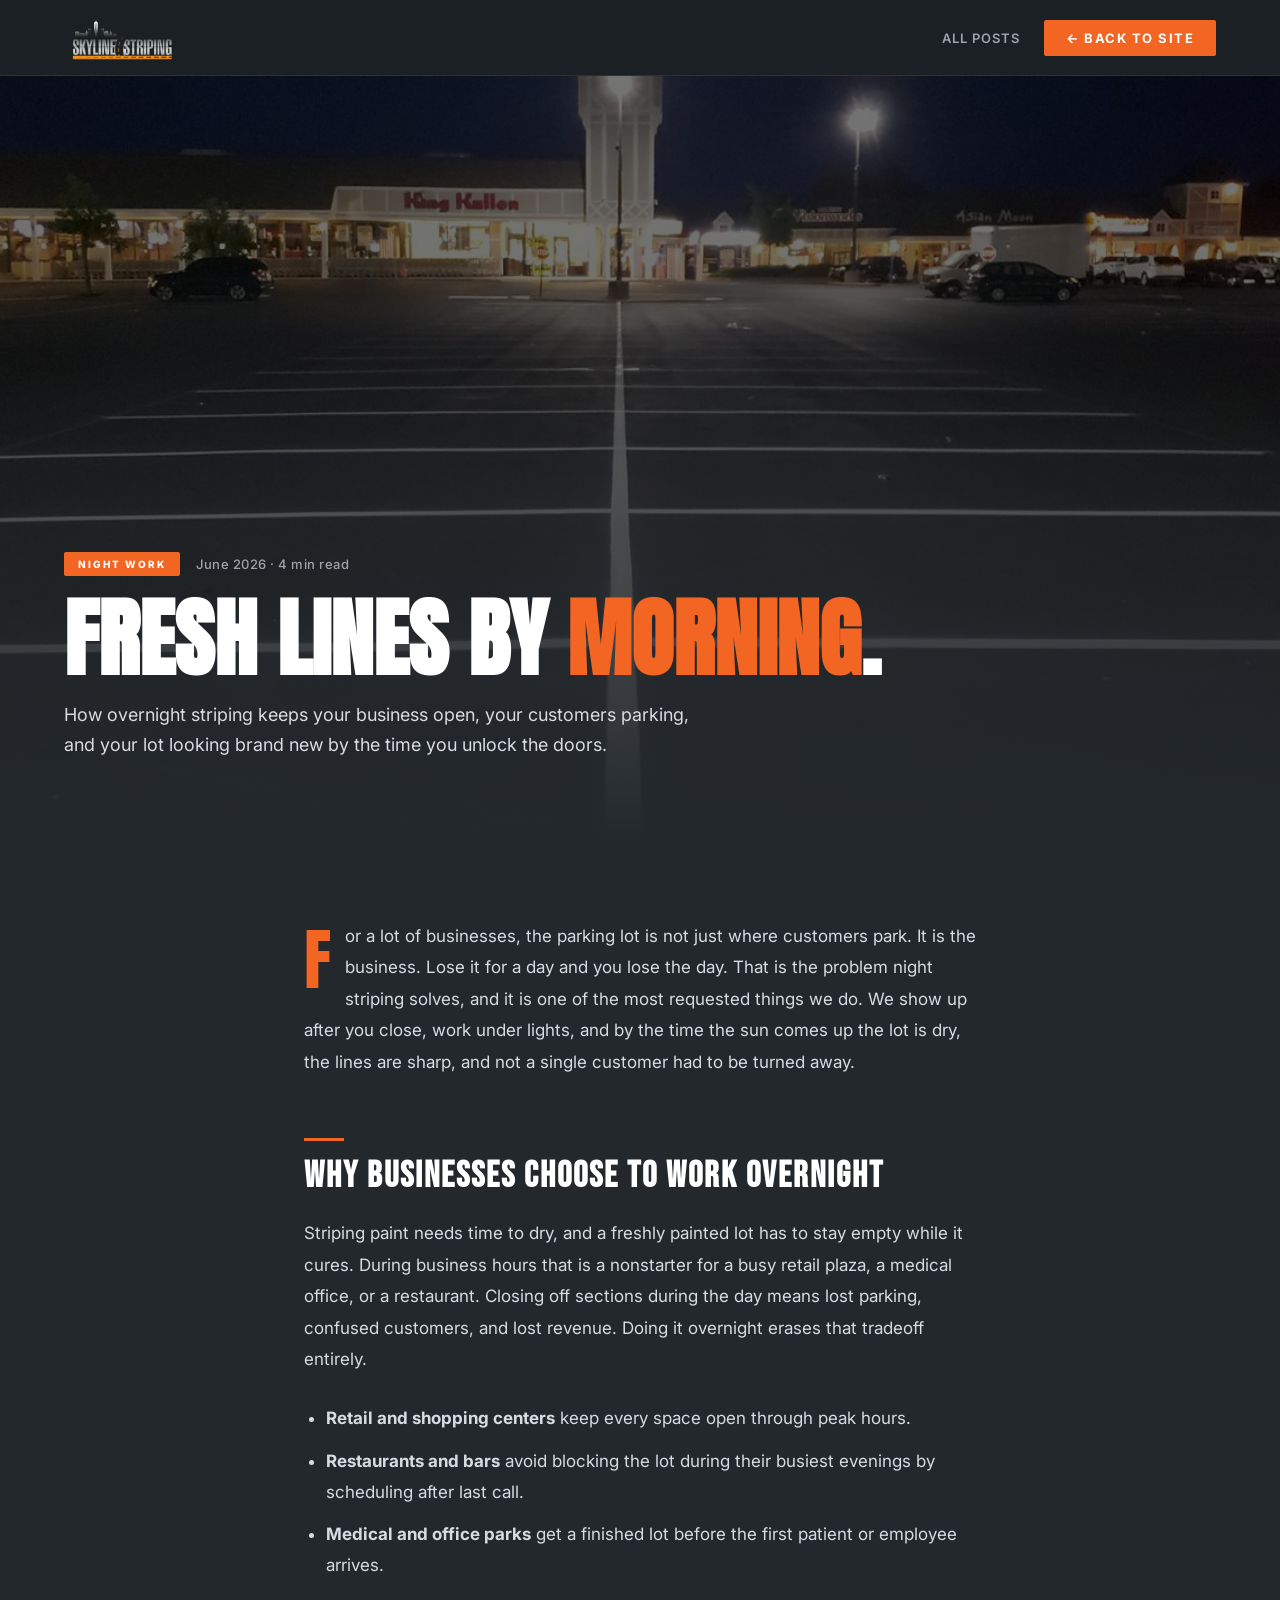
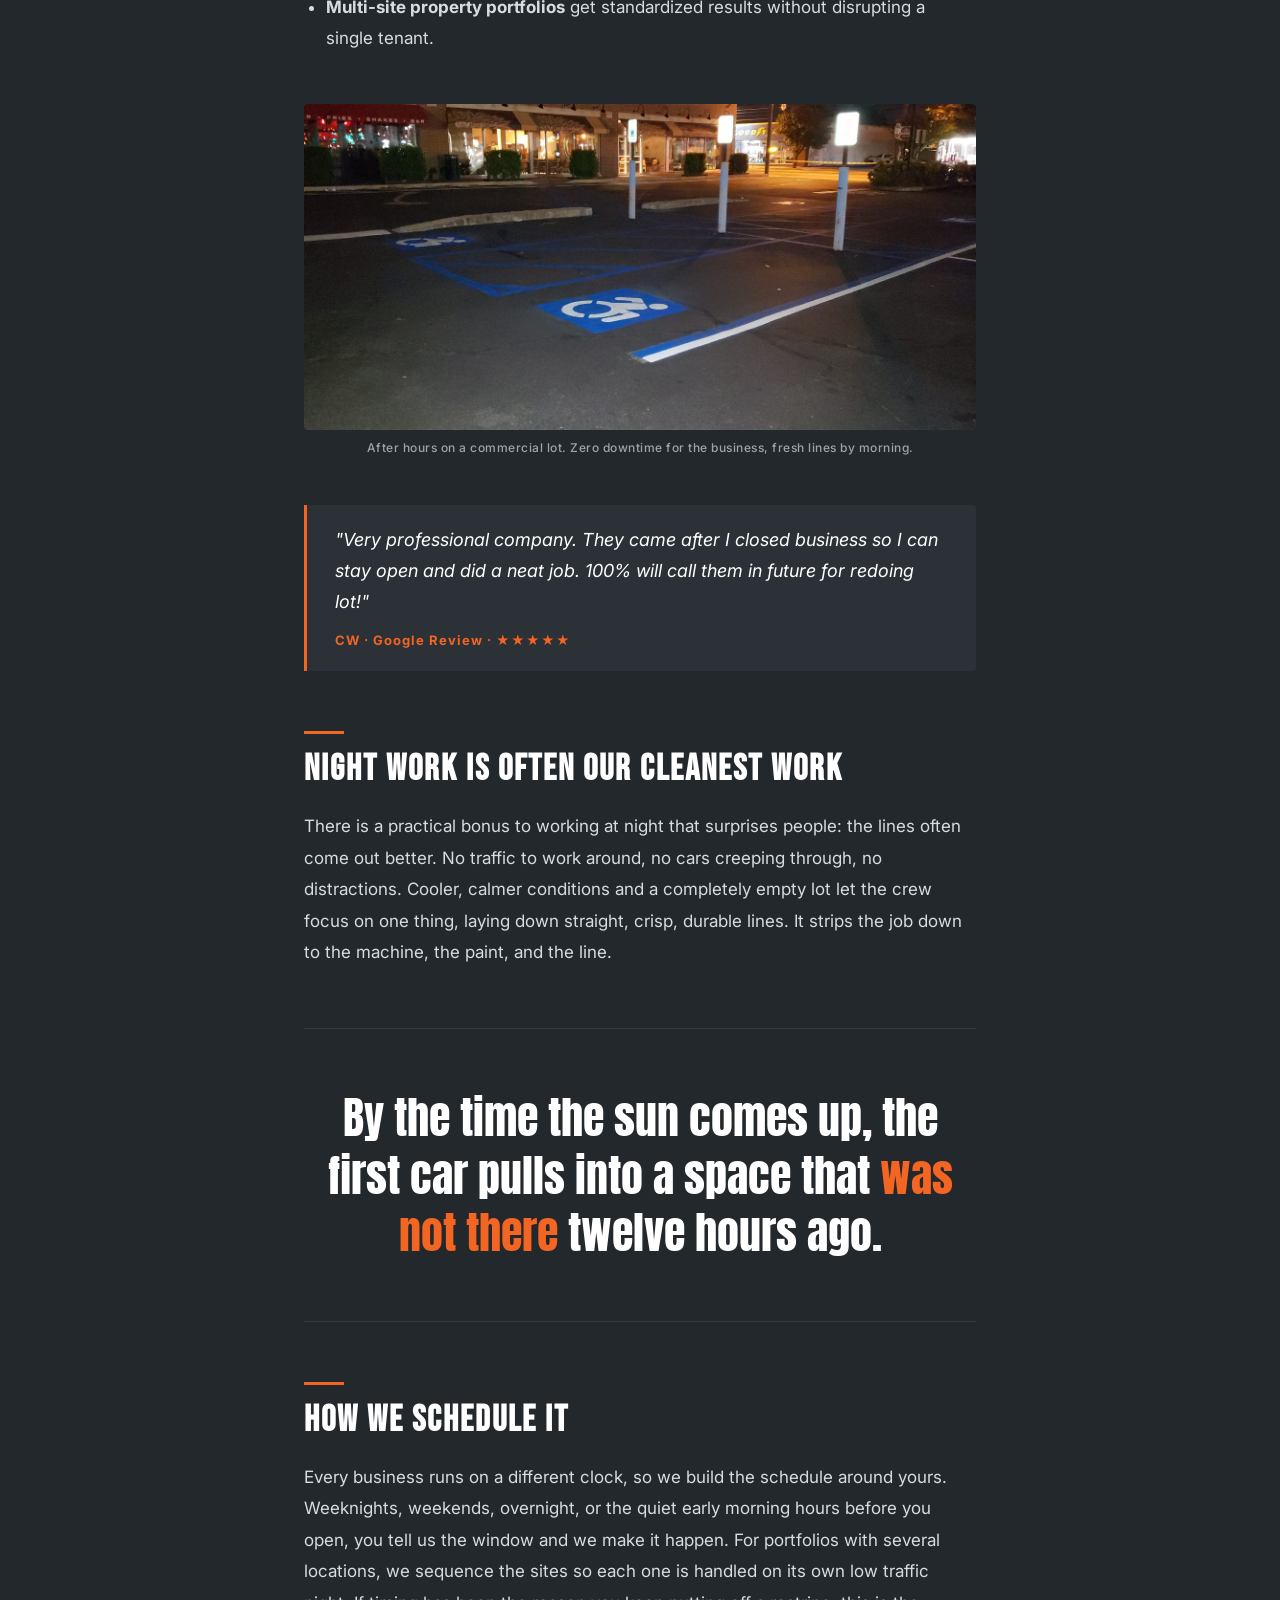
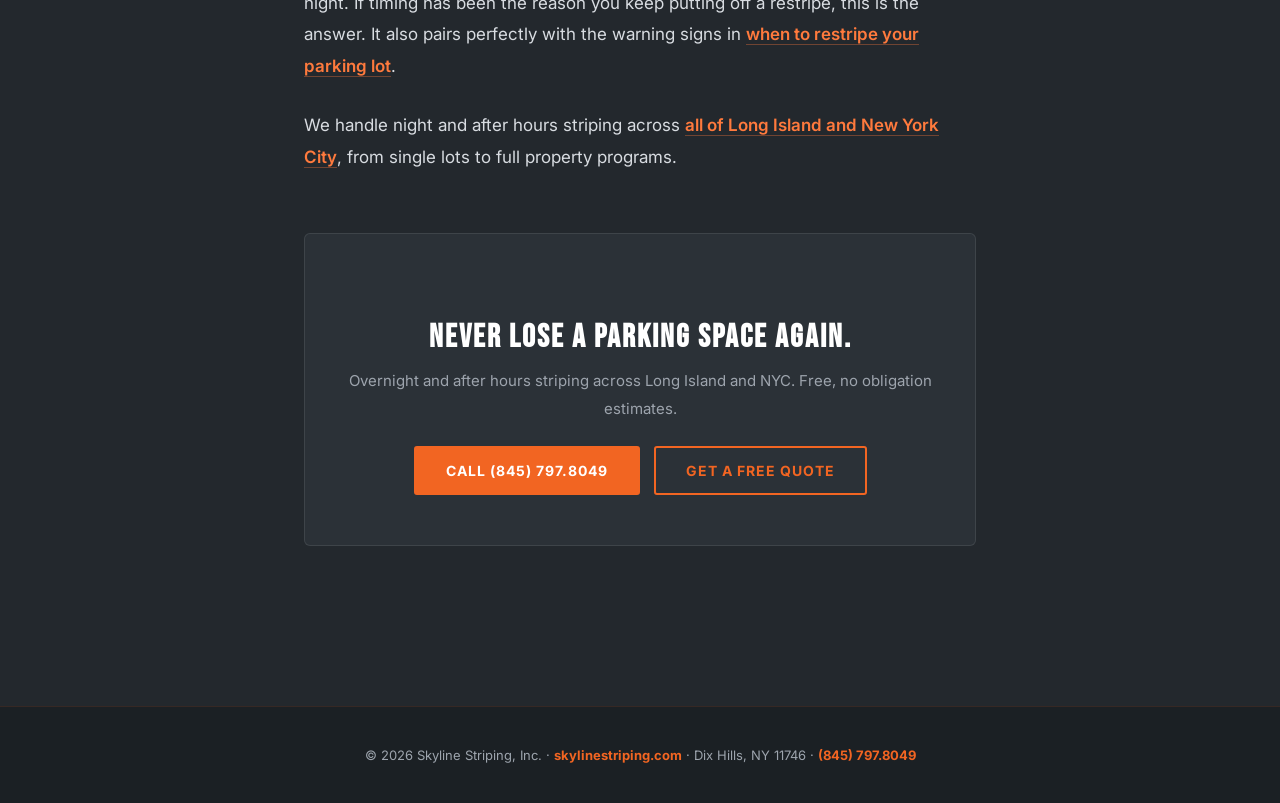
<file: night-parking-lot-striping.html>
<!DOCTYPE html>
<html lang="en">
<head>
<meta charset="UTF-8"/>
<meta name="viewport" content="width=device-width,initial-scale=1.0"/>
<title>Night Parking Lot Striping: Zero Downtime for Your Business | Skyline Striping</title>
<meta name="description" content="How overnight and after hours parking lot striping keeps Long Island and NYC businesses open with zero lost parking, and why night work often produces the cleanest lines."/>
<meta name="theme-color" content="#F26522"/>
<link rel="canonical" href="https://skylinestriping.com/night-parking-lot-striping.html"/>
<link rel="icon" type="image/png" href="favicon.png"/>
<link rel="apple-touch-icon" href="favicon.png"/>
<meta property="og:type" content="article"/>
<meta property="og:title" content="Night Parking Lot Striping: Zero Downtime for Your Business"/>
<meta property="og:description" content="Overnight striping keeps Long Island and NYC businesses open with zero lost parking. Here is how it works."/>
<meta property="og:image" content="https://skylinestriping.com/gallery/night.jpg"/>

<script type="application/ld+json">
{
  "@context":"https://schema.org","@type":"BlogPosting",
  "headline":"Night Parking Lot Striping: Zero Downtime for Your Business",
  "description":"How overnight and after hours parking lot striping keeps Long Island and NYC businesses open with zero lost parking, and why night work often produces the cleanest lines.",
  "image":"https://skylinestriping.com/gallery/night.jpg",
  "datePublished":"2026-06-26","dateModified":"2026-06-26",
  "author":{"@type":"Person","name":"Mike","jobTitle":"Owner","worksFor":{"@type":"Organization","name":"Skyline Striping, Inc."}},
  "publisher":{"@type":"Organization","name":"Skyline Striping, Inc.","url":"https://skylinestriping.com","logo":{"@type":"ImageObject","url":"https://skylinestriping.com/logo.png"}},
  "mainEntityOfPage":{"@type":"WebPage","@id":"https://skylinestriping.com/night-parking-lot-striping.html"}
}
</script>
<script type="application/ld+json">
{
  "@context":"https://schema.org","@type":"BreadcrumbList",
  "itemListElement":[
    {"@type":"ListItem","position":1,"name":"Home","item":"https://skylinestriping.com/"},
    {"@type":"ListItem","position":2,"name":"Blog","item":"https://skylinestriping.com/blog.html"},
    {"@type":"ListItem","position":3,"name":"Night Parking Lot Striping"}
  ]
}
</script>
<link rel="preconnect" href="https://fonts.googleapis.com"/>
<link rel="preconnect" href="https://fonts.gstatic.com" crossorigin/>
<link href="https://fonts.googleapis.com/css2?family=Anton&family=Bebas+Neue&family=Inter:wght@300;400;500;600;700;800&display=swap" rel="stylesheet"/>
<link rel="stylesheet" href="blog.css"/>
</head>
<body>

<nav class="blog-nav">
  <a href="index.html"><img src="logo.png" alt="Skyline Striping logo"/></a>
  <div class="blog-nav-links">
    <a href="blog.html">All Posts</a>
    <a href="index.html" class="btn-back">&larr; Back to Site</a>
  </div>
</nav>

<header class="blog-hero">
  <div class="blog-hero-bg">
    <img src="gallery/night.jpg" alt="Skyline Striping crew striping a commercial parking lot overnight"/>
  </div>
  <div class="blog-hero-content">
    <div class="blog-meta">
      <span class="blog-tag">Night Work</span>
      <span class="blog-date">June 2026 &middot; 4 min read</span>
    </div>
    <h1>Fresh lines by <em>morning</em>.</h1>
    <p class="blog-hero-sub">How overnight striping keeps your business open, your customers parking, and your lot looking brand new by the time you unlock the doors.</p>
  </div>
</header>

<article class="blog-body">

  <p>For a lot of businesses, the parking lot is not just where customers park. It is the business. Lose it for a day and you lose the day. That is the problem night striping solves, and it is one of the most requested things we do. We show up after you close, work under lights, and by the time the sun comes up the lot is dry, the lines are sharp, and not a single customer had to be turned away.</p>

  <h2>Why businesses choose to work overnight</h2>

  <p>Striping paint needs time to dry, and a freshly painted lot has to stay empty while it cures. During business hours that is a nonstarter for a busy retail plaza, a medical office, or a restaurant. Closing off sections during the day means lost parking, confused customers, and lost revenue. Doing it overnight erases that tradeoff entirely.</p>

  <ul>
    <li><strong>Retail and shopping centers</strong> keep every space open through peak hours.</li>
    <li><strong>Restaurants and bars</strong> avoid blocking the lot during their busiest evenings by scheduling after last call.</li>
    <li><strong>Medical and office parks</strong> get a finished lot before the first patient or employee arrives.</li>
    <li><strong>Multi-site property portfolios</strong> get standardized results without disrupting a single tenant.</li>
  </ul>

  <figure class="blog-img">
    <img src="gallery/night/2.jpg" alt="Fresh parking lot lines drying overnight under work lights"/>
    <figcaption>After hours on a commercial lot. Zero downtime for the business, fresh lines by morning.</figcaption>
  </figure>

  <blockquote>
    "Very professional company. They came after I closed business so I can stay open and did a neat job. 100% will call them in future for redoing lot!"
    <cite>CW &middot; Google Review &middot; &#9733;&#9733;&#9733;&#9733;&#9733;</cite>
  </blockquote>

  <h2>Night work is often our cleanest work</h2>

  <p>There is a practical bonus to working at night that surprises people: the lines often come out better. No traffic to work around, no cars creeping through, no distractions. Cooler, calmer conditions and a completely empty lot let the crew focus on one thing, laying down straight, crisp, durable lines. It strips the job down to the machine, the paint, and the line.</p>

  <div class="pullquote">
    <p>By the time the sun comes up, the first car pulls into a space that <em>was not there</em> twelve hours ago.</p>
  </div>

  <h2>How we schedule it</h2>

  <p>Every business runs on a different clock, so we build the schedule around yours. Weeknights, weekends, overnight, or the quiet early morning hours before you open, you tell us the window and we make it happen. For portfolios with several locations, we sequence the sites so each one is handled on its own low traffic night. If timing has been the reason you keep putting off a restripe, this is the answer. It also pairs perfectly with the warning signs in <a class="inline" href="when-to-restripe-parking-lot.html">when to restripe your parking lot</a>.</p>

  <p>We handle night and after hours striping across <a class="inline" href="index.html#areas">all of Long Island and New York City</a>, from single lots to full property programs.</p>

  <div class="blog-cta">
    <h3>NEVER LOSE A PARKING SPACE AGAIN.</h3>
    <p>Overnight and after hours striping across Long Island and NYC. Free, no obligation estimates.</p>
    <div class="cta-btns">
      <a href="tel:+18457978049" class="cta-btn cta-primary">Call (845) 797.8049</a>
      <a href="index.html#contact" class="cta-btn cta-secondary">Get a Free Quote</a>
    </div>
  </div>

</article>

<footer class="blog-footer">
  <p>&copy; 2026 Skyline Striping, Inc. &middot; <a href="index.html">skylinestriping.com</a> &middot; Dix Hills, NY 11746 &middot; <a href="tel:+18457978049">(845) 797.8049</a></p>
</footer>

</body>
</html>
</file>
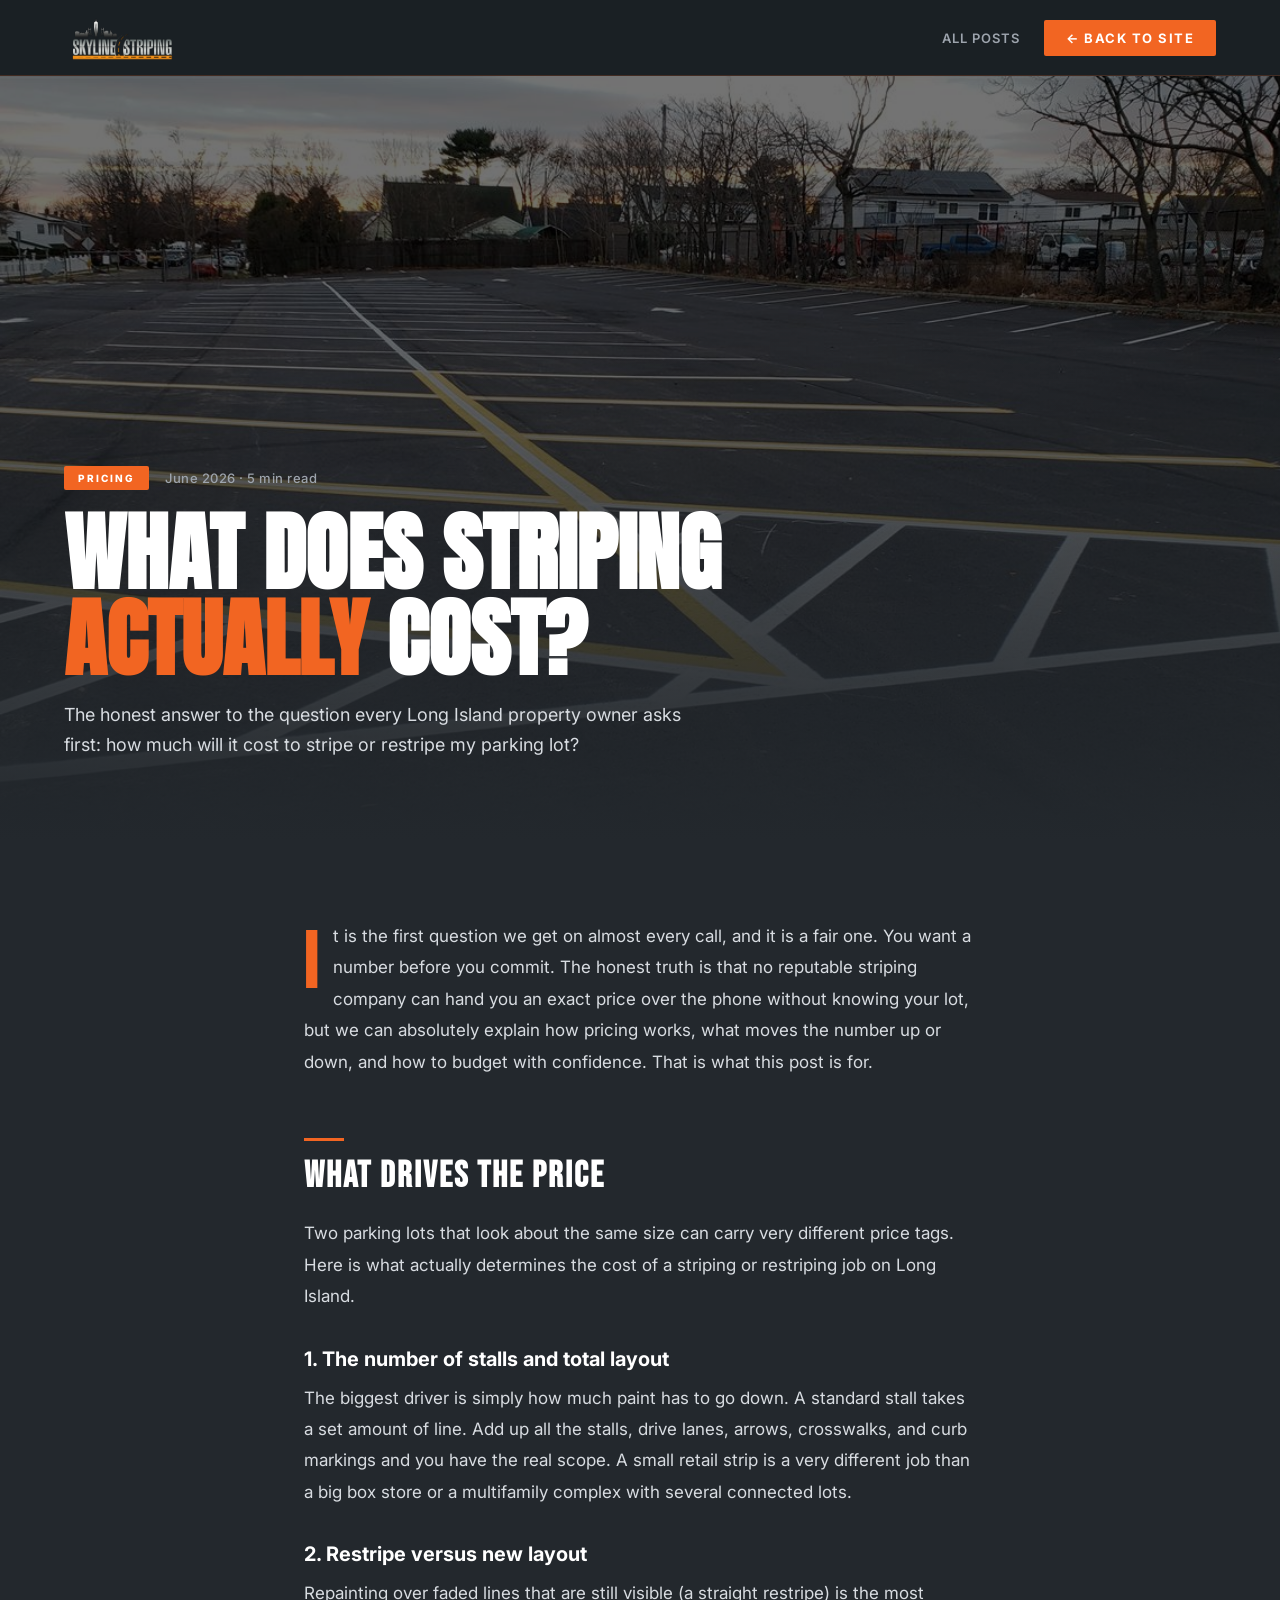
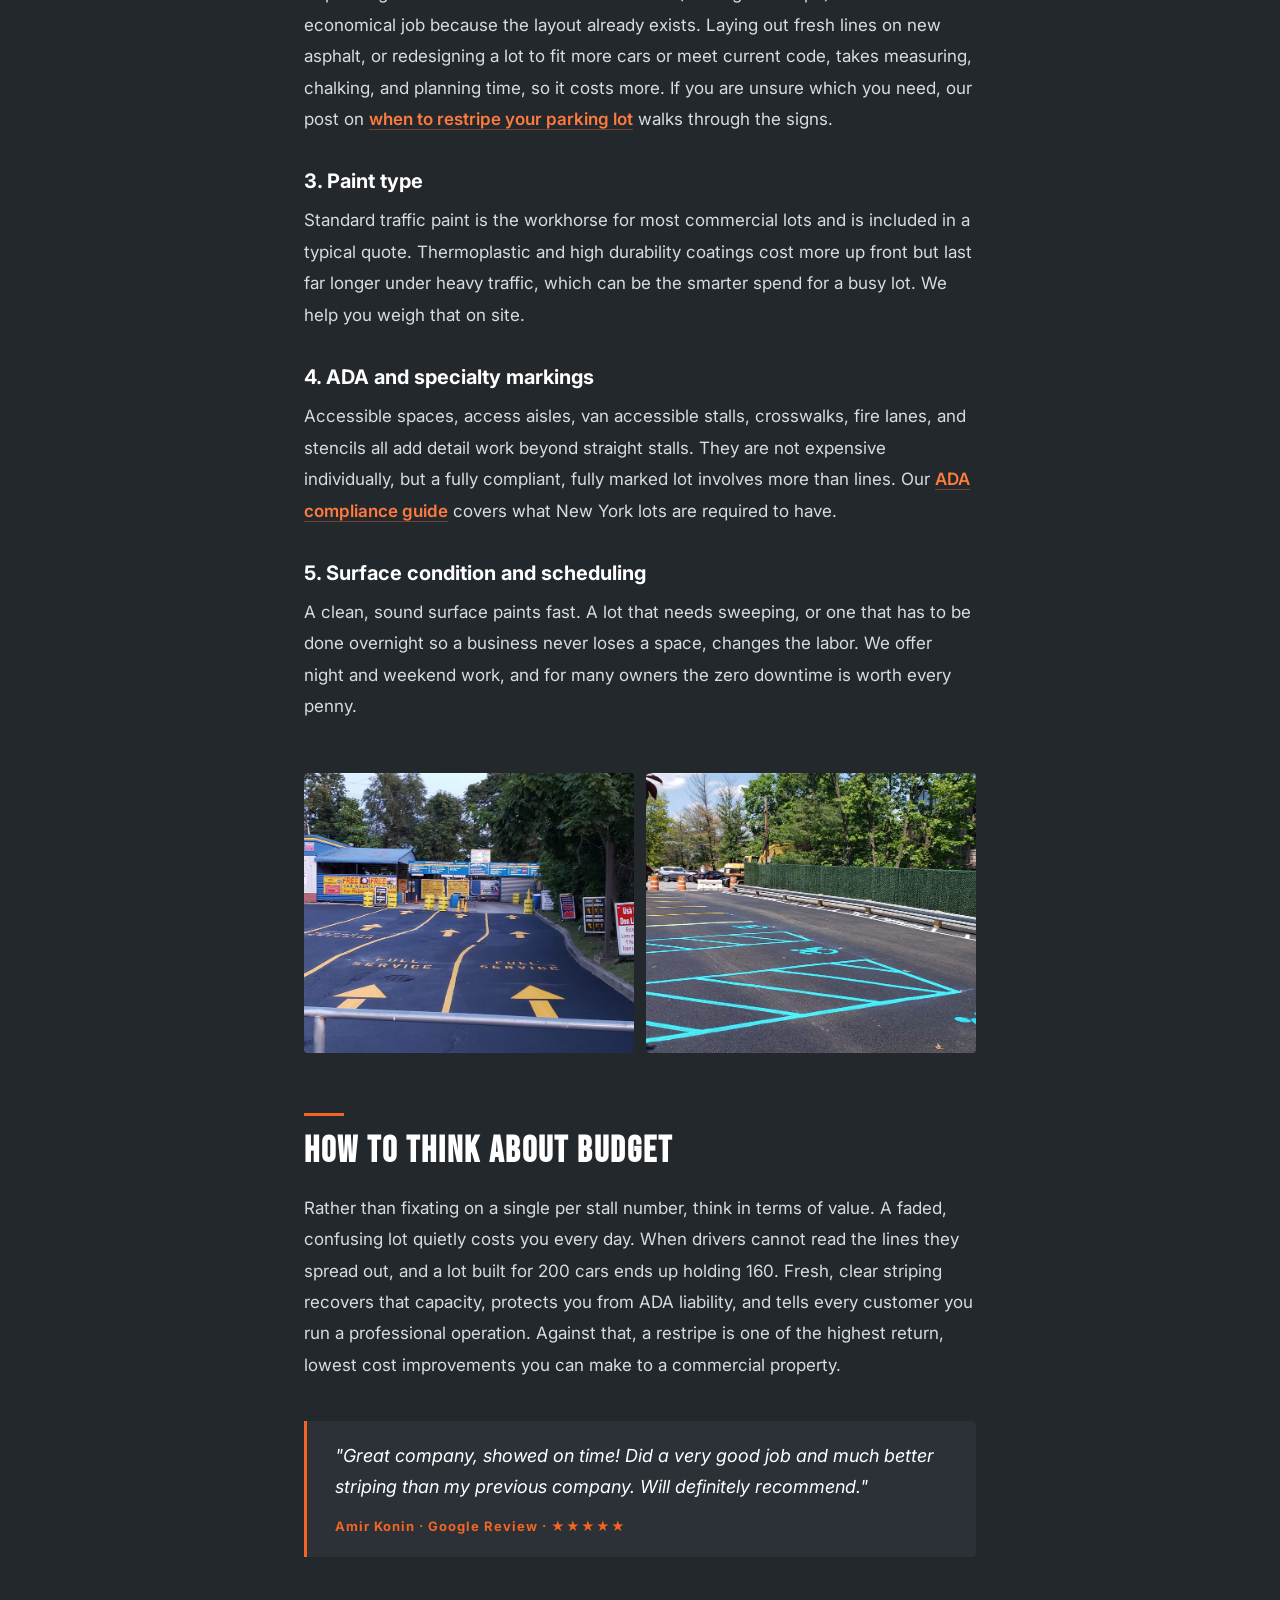
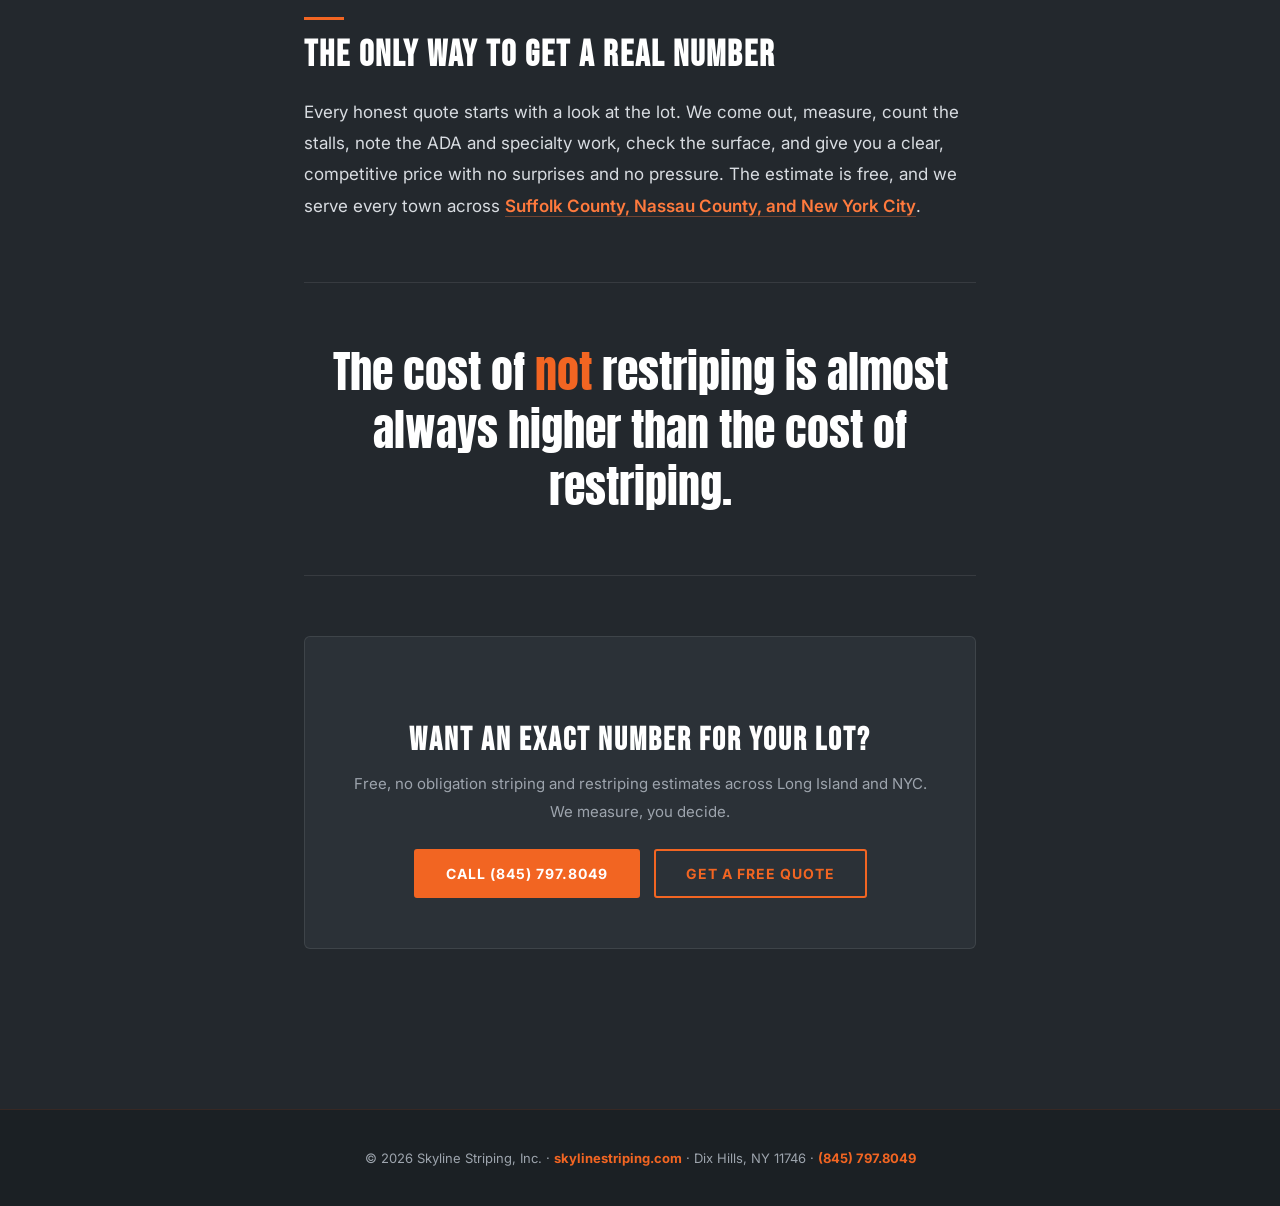
<file: parking-lot-striping-cost-long-island.html>
<!DOCTYPE html>
<html lang="en">
<head>
<meta charset="UTF-8"/>
<meta name="viewport" content="width=device-width,initial-scale=1.0"/>
<title>How Much Does Parking Lot Striping Cost on Long Island? | Skyline Striping</title>
<meta name="description" content="What parking lot striping and restriping actually costs on Long Island in 2026, the factors that move the price, and how to budget for a restripe. From the striping team trusted by national brands."/>
<meta name="theme-color" content="#F26522"/>
<link rel="canonical" href="https://skylinestriping.com/parking-lot-striping-cost-long-island.html"/>
<link rel="icon" type="image/png" href="favicon.png"/>
<link rel="apple-touch-icon" href="favicon.png"/>
<meta property="og:type" content="article"/>
<meta property="og:title" content="How Much Does Parking Lot Striping Cost on Long Island?"/>
<meta property="og:description" content="A clear, honest breakdown of parking lot striping and restriping costs on Long Island and what drives the price."/>
<meta property="og:image" content="https://skylinestriping.com/gallery/restriping.jpg"/>

<script type="application/ld+json">
{
  "@context":"https://schema.org","@type":"BlogPosting",
  "headline":"How Much Does Parking Lot Striping Cost on Long Island?",
  "description":"What parking lot striping and restriping actually costs on Long Island in 2026, the factors that move the price, and how to budget for a restripe.",
  "image":"https://skylinestriping.com/gallery/restriping.jpg",
  "datePublished":"2026-06-29",
  "dateModified":"2026-06-29",
  "author":{"@type":"Person","name":"Mike","jobTitle":"Owner","worksFor":{"@type":"Organization","name":"Skyline Striping, Inc."}},
  "publisher":{"@type":"Organization","name":"Skyline Striping, Inc.","url":"https://skylinestriping.com","logo":{"@type":"ImageObject","url":"https://skylinestriping.com/logo.png"}},
  "mainEntityOfPage":{"@type":"WebPage","@id":"https://skylinestriping.com/parking-lot-striping-cost-long-island.html"}
}
</script>
<script type="application/ld+json">
{
  "@context":"https://schema.org","@type":"BreadcrumbList",
  "itemListElement":[
    {"@type":"ListItem","position":1,"name":"Home","item":"https://skylinestriping.com/"},
    {"@type":"ListItem","position":2,"name":"Blog","item":"https://skylinestriping.com/blog.html"},
    {"@type":"ListItem","position":3,"name":"Parking Lot Striping Cost on Long Island"}
  ]
}
</script>
<link rel="preconnect" href="https://fonts.googleapis.com"/>
<link rel="preconnect" href="https://fonts.gstatic.com" crossorigin/>
<link href="https://fonts.googleapis.com/css2?family=Anton&family=Bebas+Neue&family=Inter:wght@300;400;500;600;700;800&display=swap" rel="stylesheet"/>
<link rel="stylesheet" href="blog.css"/>
</head>
<body>

<nav class="blog-nav">
  <a href="index.html"><img src="logo.png" alt="Skyline Striping logo"/></a>
  <div class="blog-nav-links">
    <a href="blog.html">All Posts</a>
    <a href="index.html" class="btn-back">&larr; Back to Site</a>
  </div>
</nav>

<header class="blog-hero">
  <div class="blog-hero-bg">
    <img src="gallery/restriping.jpg" alt="Fresh parking lot restriping on a Long Island commercial lot"/>
  </div>
  <div class="blog-hero-content">
    <div class="blog-meta">
      <span class="blog-tag">Pricing</span>
      <span class="blog-date">June 2026 &middot; 5 min read</span>
    </div>
    <h1>What does striping <em>actually</em> cost?</h1>
    <p class="blog-hero-sub">The honest answer to the question every Long Island property owner asks first: how much will it cost to stripe or restripe my parking lot?</p>
  </div>
</header>

<article class="blog-body">

  <p>It is the first question we get on almost every call, and it is a fair one. You want a number before you commit. The honest truth is that no reputable striping company can hand you an exact price over the phone without knowing your lot, but we can absolutely explain how pricing works, what moves the number up or down, and how to budget with confidence. That is what this post is for.</p>

  <h2>What drives the price</h2>

  <p>Two parking lots that look about the same size can carry very different price tags. Here is what actually determines the cost of a striping or restriping job on Long Island.</p>

  <h3>1. The number of stalls and total layout</h3>
  <p>The biggest driver is simply how much paint has to go down. A standard stall takes a set amount of line. Add up all the stalls, drive lanes, arrows, crosswalks, and curb markings and you have the real scope. A small retail strip is a very different job than a big box store or a multifamily complex with several connected lots.</p>

  <h3>2. Restripe versus new layout</h3>
  <p>Repainting over faded lines that are still visible (a straight restripe) is the most economical job because the layout already exists. Laying out fresh lines on new asphalt, or redesigning a lot to fit more cars or meet current code, takes measuring, chalking, and planning time, so it costs more. If you are unsure which you need, our post on <a class="inline" href="when-to-restripe-parking-lot.html">when to restripe your parking lot</a> walks through the signs.</p>

  <h3>3. Paint type</h3>
  <p>Standard traffic paint is the workhorse for most commercial lots and is included in a typical quote. Thermoplastic and high durability coatings cost more up front but last far longer under heavy traffic, which can be the smarter spend for a busy lot. We help you weigh that on site.</p>

  <h3>4. ADA and specialty markings</h3>
  <p>Accessible spaces, access aisles, van accessible stalls, crosswalks, fire lanes, and stencils all add detail work beyond straight stalls. They are not expensive individually, but a fully compliant, fully marked lot involves more than lines. Our <a class="inline" href="ada-compliance-parking-lot-new-york.html">ADA compliance guide</a> covers what New York lots are required to have.</p>

  <h3>5. Surface condition and scheduling</h3>
  <p>A clean, sound surface paints fast. A lot that needs sweeping, or one that has to be done overnight so a business never loses a space, changes the labor. We offer night and weekend work, and for many owners the zero downtime is worth every penny.</p>

  <div class="blog-img-duo">
    <img src="gallery/fresh.jpg" alt="Crisp freshly striped parking stalls on Long Island"/>
    <img src="gallery/ada.jpg" alt="ADA accessible parking spaces striped to code"/>
  </div>

  <h2>How to think about budget</h2>

  <p>Rather than fixating on a single per stall number, think in terms of value. A faded, confusing lot quietly costs you every day. When drivers cannot read the lines they spread out, and a lot built for 200 cars ends up holding 160. Fresh, clear striping recovers that capacity, protects you from ADA liability, and tells every customer you run a professional operation. Against that, a restripe is one of the highest return, lowest cost improvements you can make to a commercial property.</p>

  <blockquote>
    "Great company, showed on time! Did a very good job and much better striping than my previous company. Will definitely recommend."
    <cite>Amir Konin &middot; Google Review &middot; &#9733;&#9733;&#9733;&#9733;&#9733;</cite>
  </blockquote>

  <h2>The only way to get a real number</h2>

  <p>Every honest quote starts with a look at the lot. We come out, measure, count the stalls, note the ADA and specialty work, check the surface, and give you a clear, competitive price with no surprises and no pressure. The estimate is free, and we serve every town across <a class="inline" href="index.html#areas">Suffolk County, Nassau County, and New York City</a>.</p>

  <div class="pullquote">
    <p>The cost of <em>not</em> restriping is almost always higher than the cost of restriping.</p>
  </div>

  <div class="blog-cta">
    <h3>WANT AN EXACT NUMBER FOR YOUR LOT?</h3>
    <p>Free, no obligation striping and restriping estimates across Long Island and NYC. We measure, you decide.</p>
    <div class="cta-btns">
      <a href="tel:+18457978049" class="cta-btn cta-primary">Call (845) 797.8049</a>
      <a href="index.html#contact" class="cta-btn cta-secondary">Get a Free Quote</a>
    </div>
  </div>

</article>

<footer class="blog-footer">
  <p>&copy; 2026 Skyline Striping, Inc. &middot; <a href="index.html">skylinestriping.com</a> &middot; Dix Hills, NY 11746 &middot; <a href="tel:+18457978049">(845) 797.8049</a></p>
</footer>

</body>
</html>
</file>
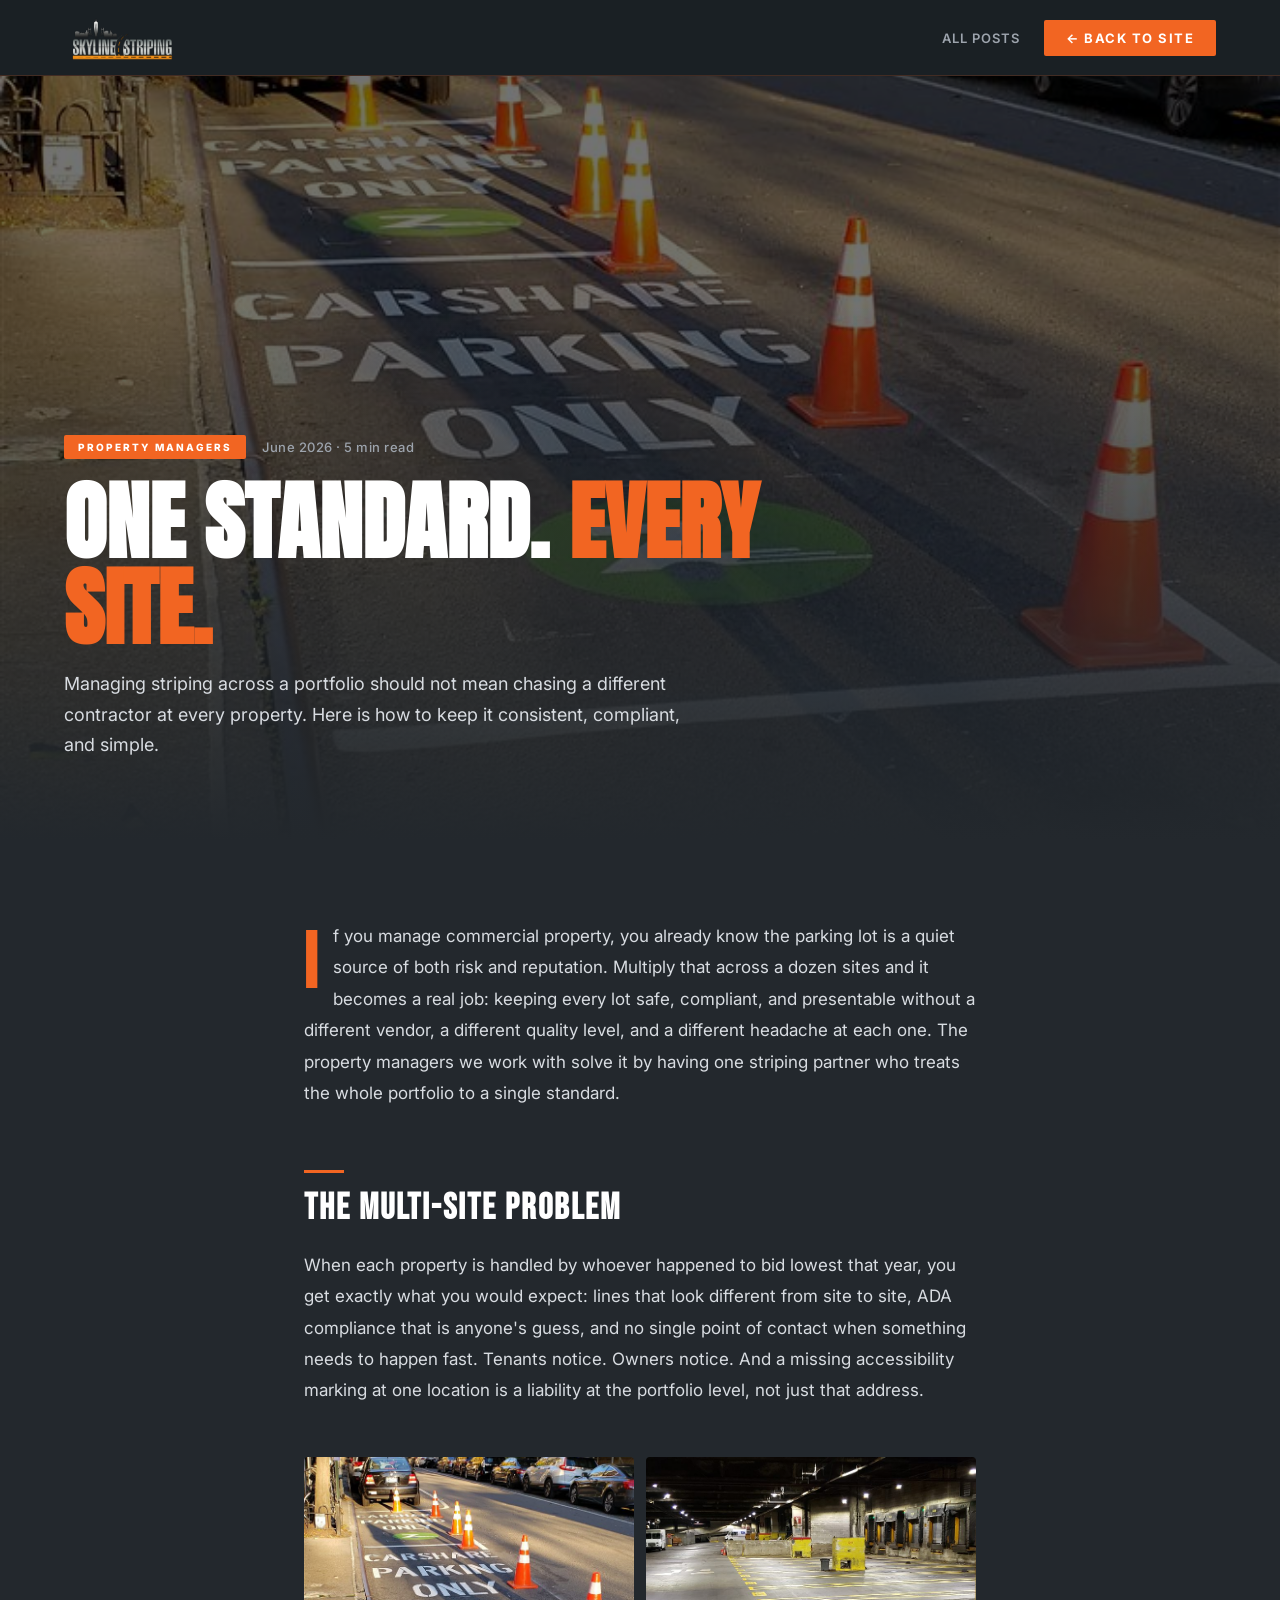
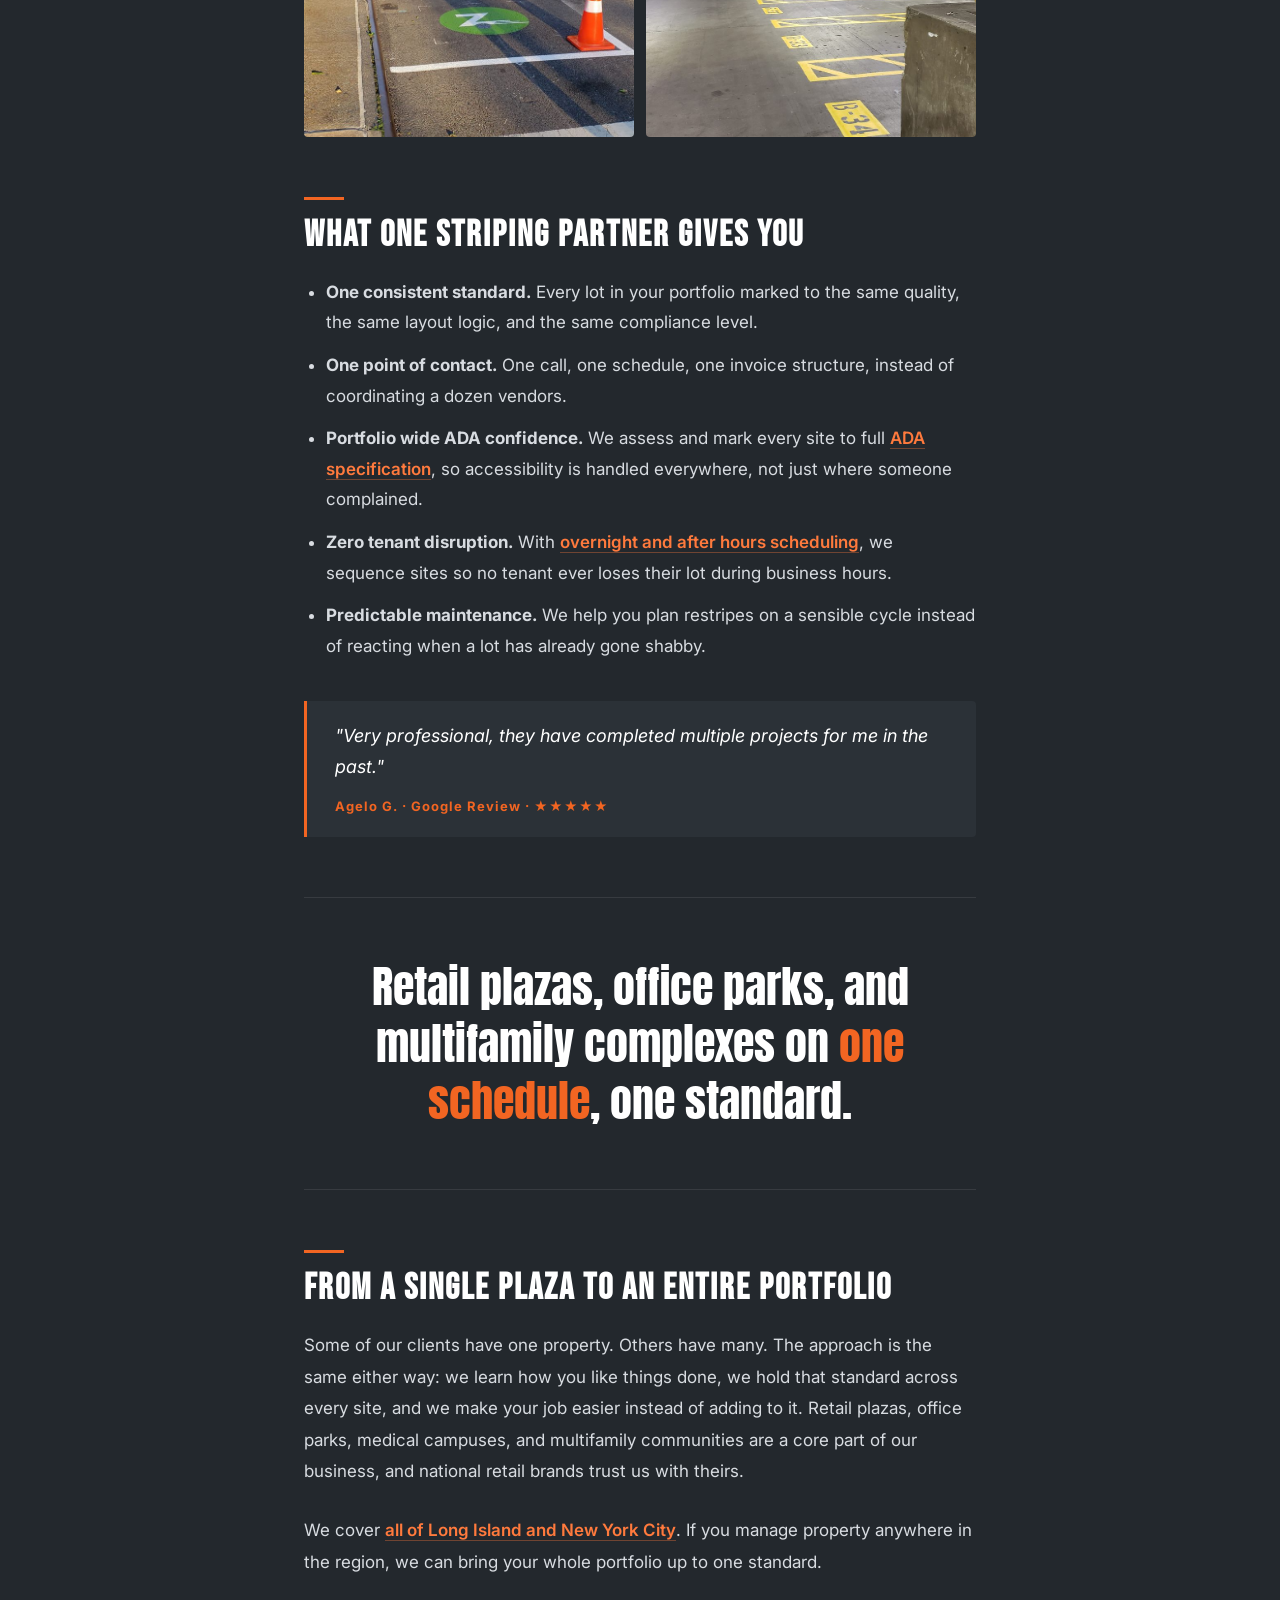
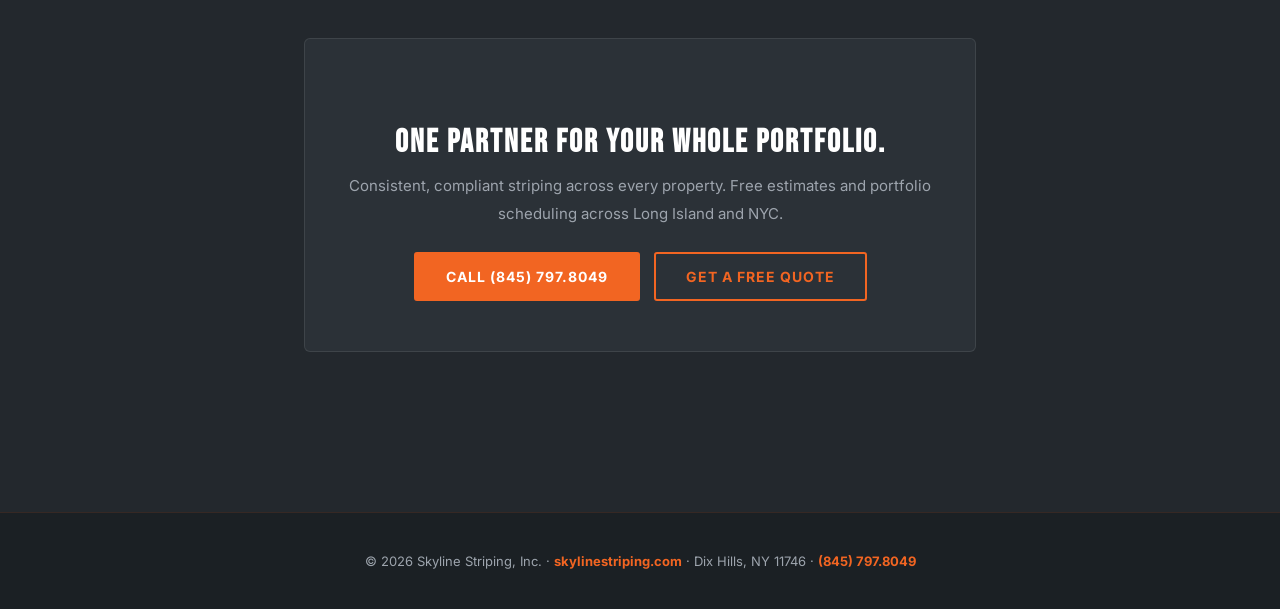
<file: parking-lot-striping-property-managers.html>
<!DOCTYPE html>
<html lang="en">
<head>
<meta charset="UTF-8"/>
<meta name="viewport" content="width=device-width,initial-scale=1.0"/>
<title>Parking Lot Striping for Property Managers: One Standard, Every Site | Skyline Striping</title>
<meta name="description" content="How Long Island and NYC property managers keep striping consistent, compliant, and on schedule across an entire portfolio, from a single plaza to dozens of sites."/>
<meta name="theme-color" content="#F26522"/>
<link rel="canonical" href="https://skylinestriping.com/parking-lot-striping-property-managers.html"/>
<link rel="icon" type="image/png" href="favicon.png"/>
<link rel="apple-touch-icon" href="favicon.png"/>
<meta property="og:type" content="article"/>
<meta property="og:title" content="Parking Lot Striping for Property Managers: One Standard, Every Site"/>
<meta property="og:description" content="Keep striping consistent, compliant, and on schedule across an entire portfolio of Long Island and NYC properties."/>
<meta property="og:image" content="https://skylinestriping.com/gallery/corporate.jpg"/>

<script type="application/ld+json">
{
  "@context":"https://schema.org","@type":"BlogPosting",
  "headline":"Parking Lot Striping for Property Managers: One Standard, Every Site",
  "description":"How Long Island and NYC property managers keep striping consistent, compliant, and on schedule across an entire portfolio, from a single plaza to dozens of sites.",
  "image":"https://skylinestriping.com/gallery/corporate.jpg",
  "datePublished":"2026-06-24","dateModified":"2026-06-24",
  "author":{"@type":"Person","name":"Mike","jobTitle":"Owner","worksFor":{"@type":"Organization","name":"Skyline Striping, Inc."}},
  "publisher":{"@type":"Organization","name":"Skyline Striping, Inc.","url":"https://skylinestriping.com","logo":{"@type":"ImageObject","url":"https://skylinestriping.com/logo.png"}},
  "mainEntityOfPage":{"@type":"WebPage","@id":"https://skylinestriping.com/parking-lot-striping-property-managers.html"}
}
</script>
<script type="application/ld+json">
{
  "@context":"https://schema.org","@type":"BreadcrumbList",
  "itemListElement":[
    {"@type":"ListItem","position":1,"name":"Home","item":"https://skylinestriping.com/"},
    {"@type":"ListItem","position":2,"name":"Blog","item":"https://skylinestriping.com/blog.html"},
    {"@type":"ListItem","position":3,"name":"Striping for Property Managers"}
  ]
}
</script>
<link rel="preconnect" href="https://fonts.googleapis.com"/>
<link rel="preconnect" href="https://fonts.gstatic.com" crossorigin/>
<link href="https://fonts.googleapis.com/css2?family=Anton&family=Bebas+Neue&family=Inter:wght@300;400;500;600;700;800&display=swap" rel="stylesheet"/>
<link rel="stylesheet" href="blog.css"/>
</head>
<body>

<nav class="blog-nav">
  <a href="index.html"><img src="logo.png" alt="Skyline Striping logo"/></a>
  <div class="blog-nav-links">
    <a href="blog.html">All Posts</a>
    <a href="index.html" class="btn-back">&larr; Back to Site</a>
  </div>
</nav>

<header class="blog-hero">
  <div class="blog-hero-bg">
    <img src="gallery/corporate.jpg" alt="Commercial retail plaza parking lot striped by Skyline Striping"/>
  </div>
  <div class="blog-hero-content">
    <div class="blog-meta">
      <span class="blog-tag">Property Managers</span>
      <span class="blog-date">June 2026 &middot; 5 min read</span>
    </div>
    <h1>One standard. <em>Every site.</em></h1>
    <p class="blog-hero-sub">Managing striping across a portfolio should not mean chasing a different contractor at every property. Here is how to keep it consistent, compliant, and simple.</p>
  </div>
</header>

<article class="blog-body">

  <p>If you manage commercial property, you already know the parking lot is a quiet source of both risk and reputation. Multiply that across a dozen sites and it becomes a real job: keeping every lot safe, compliant, and presentable without a different vendor, a different quality level, and a different headache at each one. The property managers we work with solve it by having one striping partner who treats the whole portfolio to a single standard.</p>

  <h2>The multi-site problem</h2>

  <p>When each property is handled by whoever happened to bid lowest that year, you get exactly what you would expect: lines that look different from site to site, ADA compliance that is anyone's guess, and no single point of contact when something needs to happen fast. Tenants notice. Owners notice. And a missing accessibility marking at one location is a liability at the portfolio level, not just that address.</p>

  <div class="blog-img-duo">
    <img src="gallery/corporate.jpg" alt="Corporate retail plaza striped to a consistent standard"/>
    <img src="gallery/garages.jpg" alt="Parking garage striping across a managed property"/>
  </div>

  <h2>What one striping partner gives you</h2>

  <ul>
    <li><strong>One consistent standard.</strong> Every lot in your portfolio marked to the same quality, the same layout logic, and the same compliance level.</li>
    <li><strong>One point of contact.</strong> One call, one schedule, one invoice structure, instead of coordinating a dozen vendors.</li>
    <li><strong>Portfolio wide ADA confidence.</strong> We assess and mark every site to full <a class="inline" href="ada-compliance-parking-lot-new-york.html">ADA specification</a>, so accessibility is handled everywhere, not just where someone complained.</li>
    <li><strong>Zero tenant disruption.</strong> With <a class="inline" href="night-parking-lot-striping.html">overnight and after hours scheduling</a>, we sequence sites so no tenant ever loses their lot during business hours.</li>
    <li><strong>Predictable maintenance.</strong> We help you plan restripes on a sensible cycle instead of reacting when a lot has already gone shabby.</li>
  </ul>

  <blockquote>
    "Very professional, they have completed multiple projects for me in the past."
    <cite>Agelo G. &middot; Google Review &middot; &#9733;&#9733;&#9733;&#9733;&#9733;</cite>
  </blockquote>

  <div class="pullquote">
    <p>Retail plazas, office parks, and multifamily complexes on <em>one schedule</em>, one standard.</p>
  </div>

  <h2>From a single plaza to an entire portfolio</h2>

  <p>Some of our clients have one property. Others have many. The approach is the same either way: we learn how you like things done, we hold that standard across every site, and we make your job easier instead of adding to it. Retail plazas, office parks, medical campuses, and multifamily communities are a core part of our business, and national retail brands trust us with theirs.</p>

  <p>We cover <a class="inline" href="index.html#areas">all of Long Island and New York City</a>. If you manage property anywhere in the region, we can bring your whole portfolio up to one standard.</p>

  <div class="blog-cta">
    <h3>ONE PARTNER FOR YOUR WHOLE PORTFOLIO.</h3>
    <p>Consistent, compliant striping across every property. Free estimates and portfolio scheduling across Long Island and NYC.</p>
    <div class="cta-btns">
      <a href="tel:+18457978049" class="cta-btn cta-primary">Call (845) 797.8049</a>
      <a href="index.html#contact" class="cta-btn cta-secondary">Get a Free Quote</a>
    </div>
  </div>

</article>

<footer class="blog-footer">
  <p>&copy; 2026 Skyline Striping, Inc. &middot; <a href="index.html">skylinestriping.com</a> &middot; Dix Hills, NY 11746 &middot; <a href="tel:+18457978049">(845) 797.8049</a></p>
</footer>

</body>
</html>
</file>
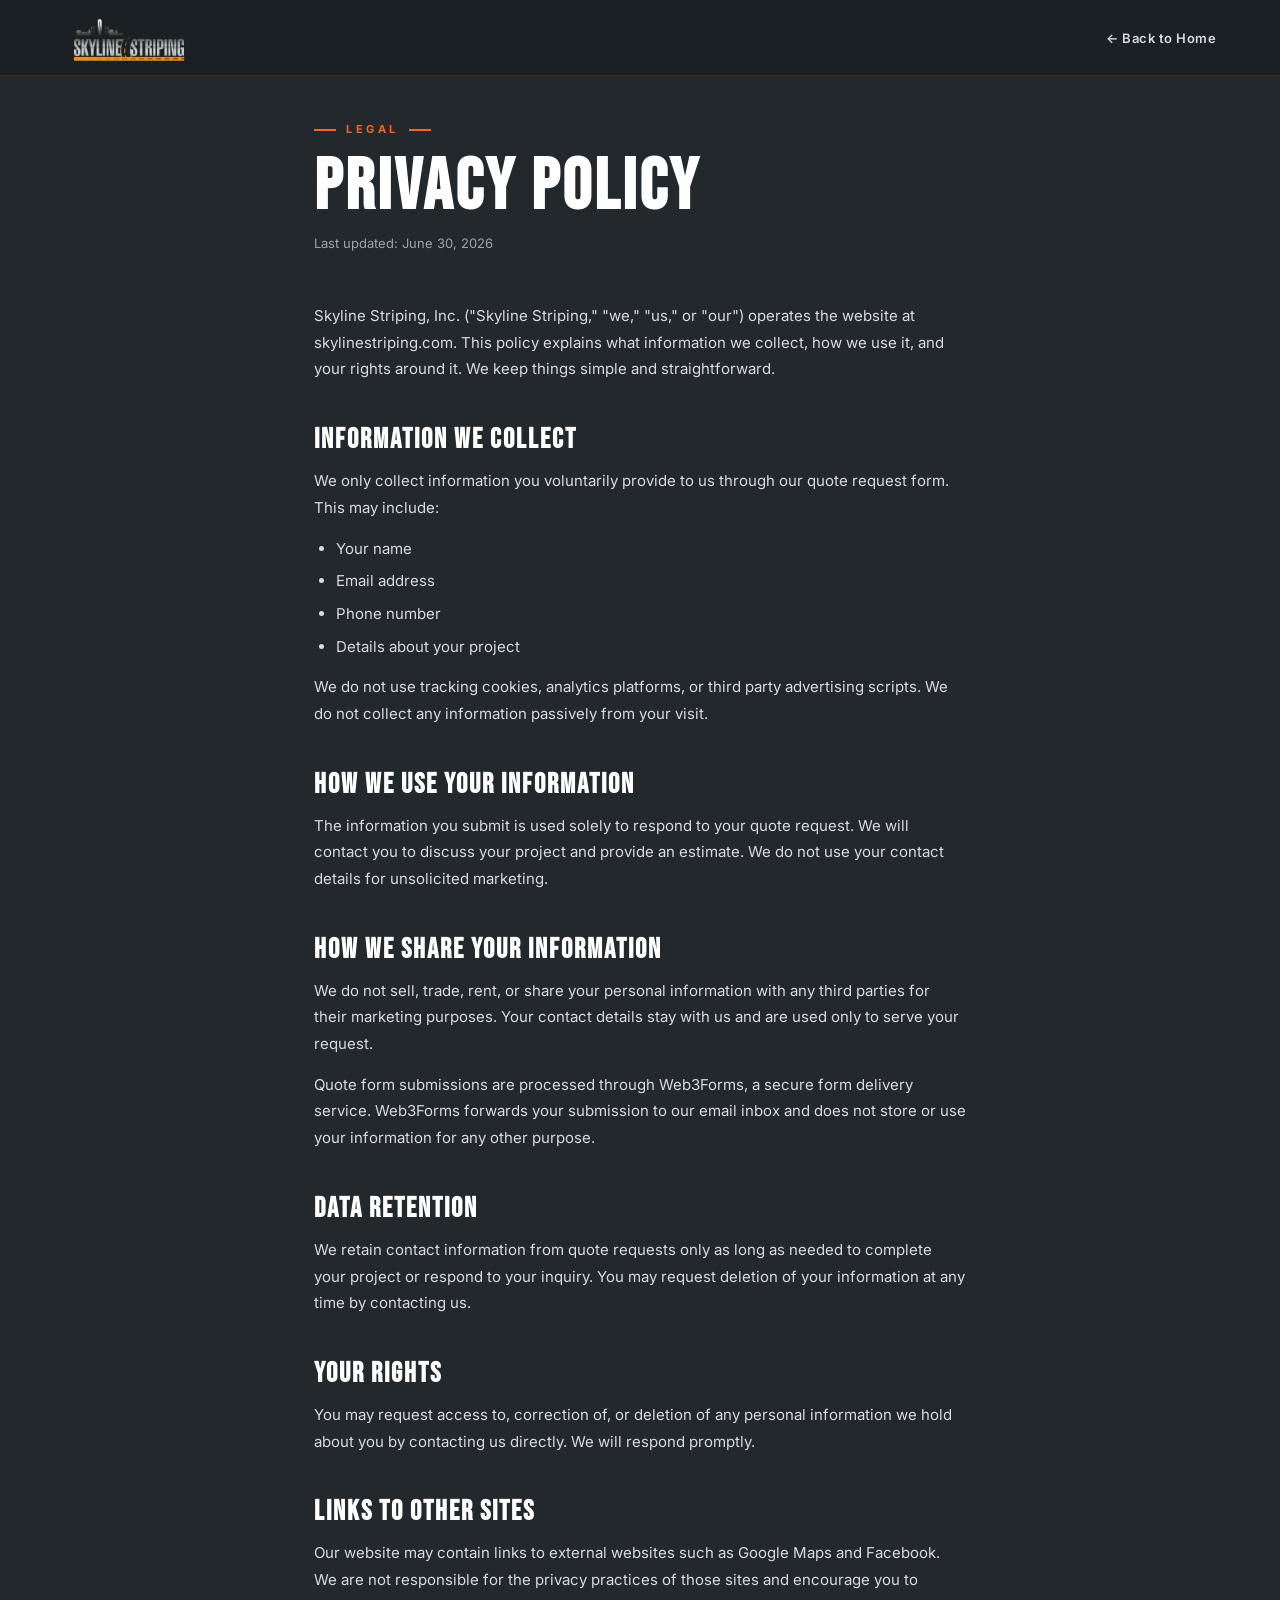
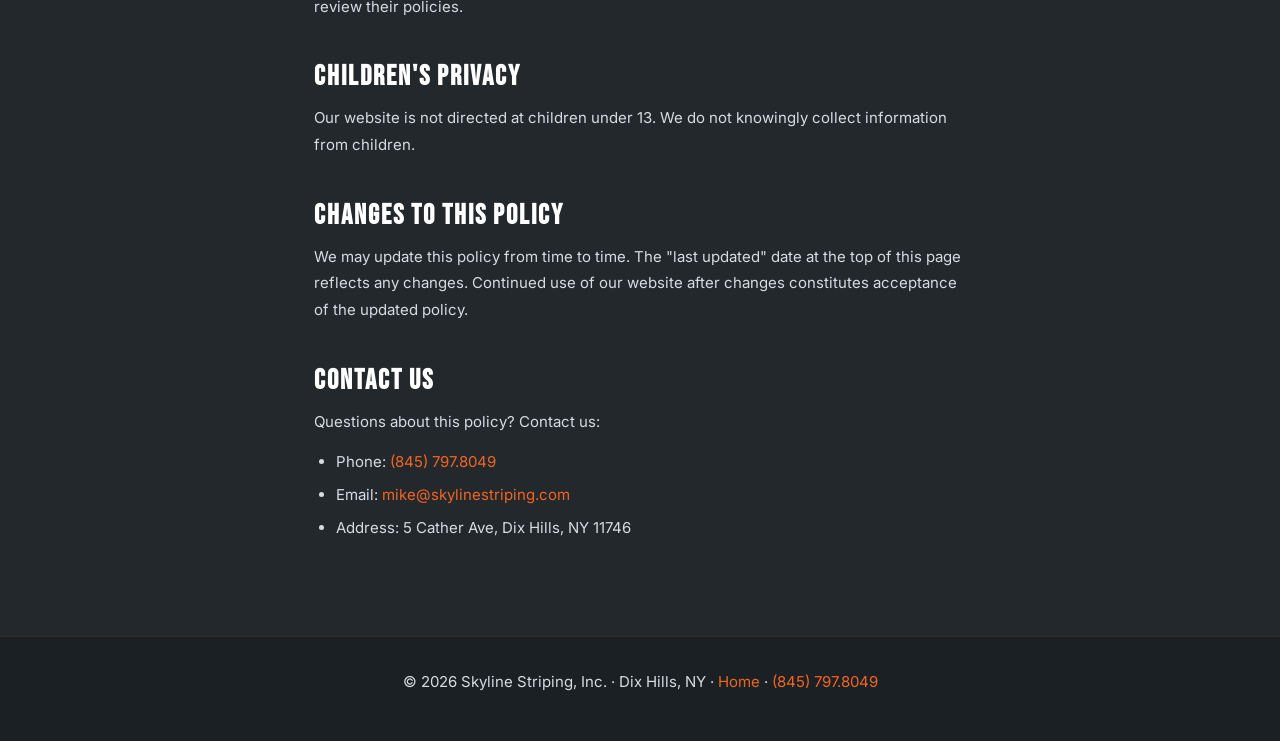
<file: privacy.html>
<!DOCTYPE html>
<html lang="en">
<head>
<meta charset="UTF-8"/>
<meta name="viewport" content="width=device-width,initial-scale=1.0"/>
<title>Privacy Policy | Skyline Striping</title>
<meta name="description" content="Privacy Policy for Skyline Striping, Inc. We keep your information simple and secure."/>
<link rel="canonical" href="https://skylinestriping.com/privacy.html"/>
<link rel="icon" type="image/png" href="favicon.png"/>
<link rel="preconnect" href="https://fonts.googleapis.com"/>
<link rel="preconnect" href="https://fonts.gstatic.com" crossorigin/>
<link href="https://fonts.googleapis.com/css2?family=Bebas+Neue&family=Inter:wght@300;400;500;600;700&display=swap" rel="stylesheet"/>
<style>
*,*::before,*::after{box-sizing:border-box;margin:0;padding:0}
:root{--or:#F26522;--ord:#D4531A;--ink:#1b2024;--ash:#23282d;--ash2:#2b3137;--ash3:#343b42;--line:rgba(255,255,255,0.09);--w:#ffffff;--bo:#d8dce1;--mu:#9da4ad;--fd:'Bebas Neue',sans-serif;--fb:'Inter',sans-serif}
body{font-family:var(--fb);background:var(--ash);color:var(--w);-webkit-font-smoothing:antialiased}
a{color:var(--or);text-decoration:none}
a:hover{text-decoration:underline}
#nav{position:fixed;top:0;left:0;right:0;z-index:200;display:flex;align-items:center;justify-content:space-between;padding:0 5%;height:76px;background:rgba(27,32,36,0.95);backdrop-filter:blur(16px);border-bottom:1px solid rgba(242,101,34,0.18)}
.nl{display:flex;align-items:center;text-decoration:none}
.nl img{height:56px;width:auto;object-fit:contain}
.nback{display:inline-flex;align-items:center;gap:8px;font-size:13px;font-weight:600;letter-spacing:.5px;color:var(--bo);text-decoration:none;transition:color .2s}
.nback:hover{color:var(--or);text-decoration:none}
.wrap{max-width:780px;margin:0 auto;padding:120px 5% 80px}
.page-label{font-size:11px;font-weight:700;letter-spacing:3.5px;text-transform:uppercase;color:var(--or);margin-bottom:14px;display:flex;align-items:center;gap:10px}
.page-label::before,.page-label::after{content:'';display:block;width:22px;height:2px;background:var(--or);flex-shrink:0}
h1{font-family:var(--fd);font-size:clamp(42px,6vw,72px);line-height:.95;letter-spacing:3px;text-transform:uppercase;margin-bottom:10px}
.updated{font-size:13px;color:var(--mu);margin-bottom:48px}
h2{font-family:var(--fd);font-size:28px;letter-spacing:2px;color:var(--w);margin:40px 0 12px;text-transform:uppercase}
p{font-size:15px;line-height:1.78;color:var(--bo);margin-bottom:14px}
ul{margin:0 0 14px 22px}
ul li{font-size:15px;line-height:1.78;color:var(--bo);margin-bottom:6px}
footer{background:var(--ink);padding:32px 5%;text-align:center;border-top:1px solid rgba(242,101,34,0.12);font-size:13px;color:var(--mu)}
footer a{color:var(--or)}
</style>
</head>
<body>

<nav id="nav">
  <a href="index.html" class="nl" aria-label="Skyline Striping home"><img src="logo.png" alt="Skyline Striping, Inc. logo"/></a>
  <a href="index.html" class="nback">&#8592; Back to Home</a>
</nav>

<div class="wrap">
  <p class="page-label">Legal</p>
  <h1>Privacy Policy</h1>
  <p class="updated">Last updated: June 30, 2026</p>

  <p>Skyline Striping, Inc. ("Skyline Striping," "we," "us," or "our") operates the website at skylinestriping.com. This policy explains what information we collect, how we use it, and your rights around it. We keep things simple and straightforward.</p>

  <h2>Information We Collect</h2>
  <p>We only collect information you voluntarily provide to us through our quote request form. This may include:</p>
  <ul>
    <li>Your name</li>
    <li>Email address</li>
    <li>Phone number</li>
    <li>Details about your project</li>
  </ul>
  <p>We do not use tracking cookies, analytics platforms, or third party advertising scripts. We do not collect any information passively from your visit.</p>

  <h2>How We Use Your Information</h2>
  <p>The information you submit is used solely to respond to your quote request. We will contact you to discuss your project and provide an estimate. We do not use your contact details for unsolicited marketing.</p>

  <h2>How We Share Your Information</h2>
  <p>We do not sell, trade, rent, or share your personal information with any third parties for their marketing purposes. Your contact details stay with us and are used only to serve your request.</p>
  <p>Quote form submissions are processed through Web3Forms, a secure form delivery service. Web3Forms forwards your submission to our email inbox and does not store or use your information for any other purpose.</p>

  <h2>Data Retention</h2>
  <p>We retain contact information from quote requests only as long as needed to complete your project or respond to your inquiry. You may request deletion of your information at any time by contacting us.</p>

  <h2>Your Rights</h2>
  <p>You may request access to, correction of, or deletion of any personal information we hold about you by contacting us directly. We will respond promptly.</p>

  <h2>Links to Other Sites</h2>
  <p>Our website may contain links to external websites such as Google Maps and Facebook. We are not responsible for the privacy practices of those sites and encourage you to review their policies.</p>

  <h2>Children's Privacy</h2>
  <p>Our website is not directed at children under 13. We do not knowingly collect information from children.</p>

  <h2>Changes to This Policy</h2>
  <p>We may update this policy from time to time. The "last updated" date at the top of this page reflects any changes. Continued use of our website after changes constitutes acceptance of the updated policy.</p>

  <h2>Contact Us</h2>
  <p>Questions about this policy? Contact us:</p>
  <ul>
    <li>Phone: <a href="tel:+18457978049">(845) 797.8049</a></li>
    <li>Email: <a href="mailto:mike@skylinestriping.com">mike@skylinestriping.com</a></li>
    <li>Address: 5 Cather Ave, Dix Hills, NY 11746</li>
  </ul>
</div>

<footer>
  <p>&copy; 2026 Skyline Striping, Inc. &middot; Dix Hills, NY &middot; <a href="index.html">Home</a> &middot; <a href="tel:+18457978049">(845) 797.8049</a></p>
</footer>

</body>
</html>
</file>
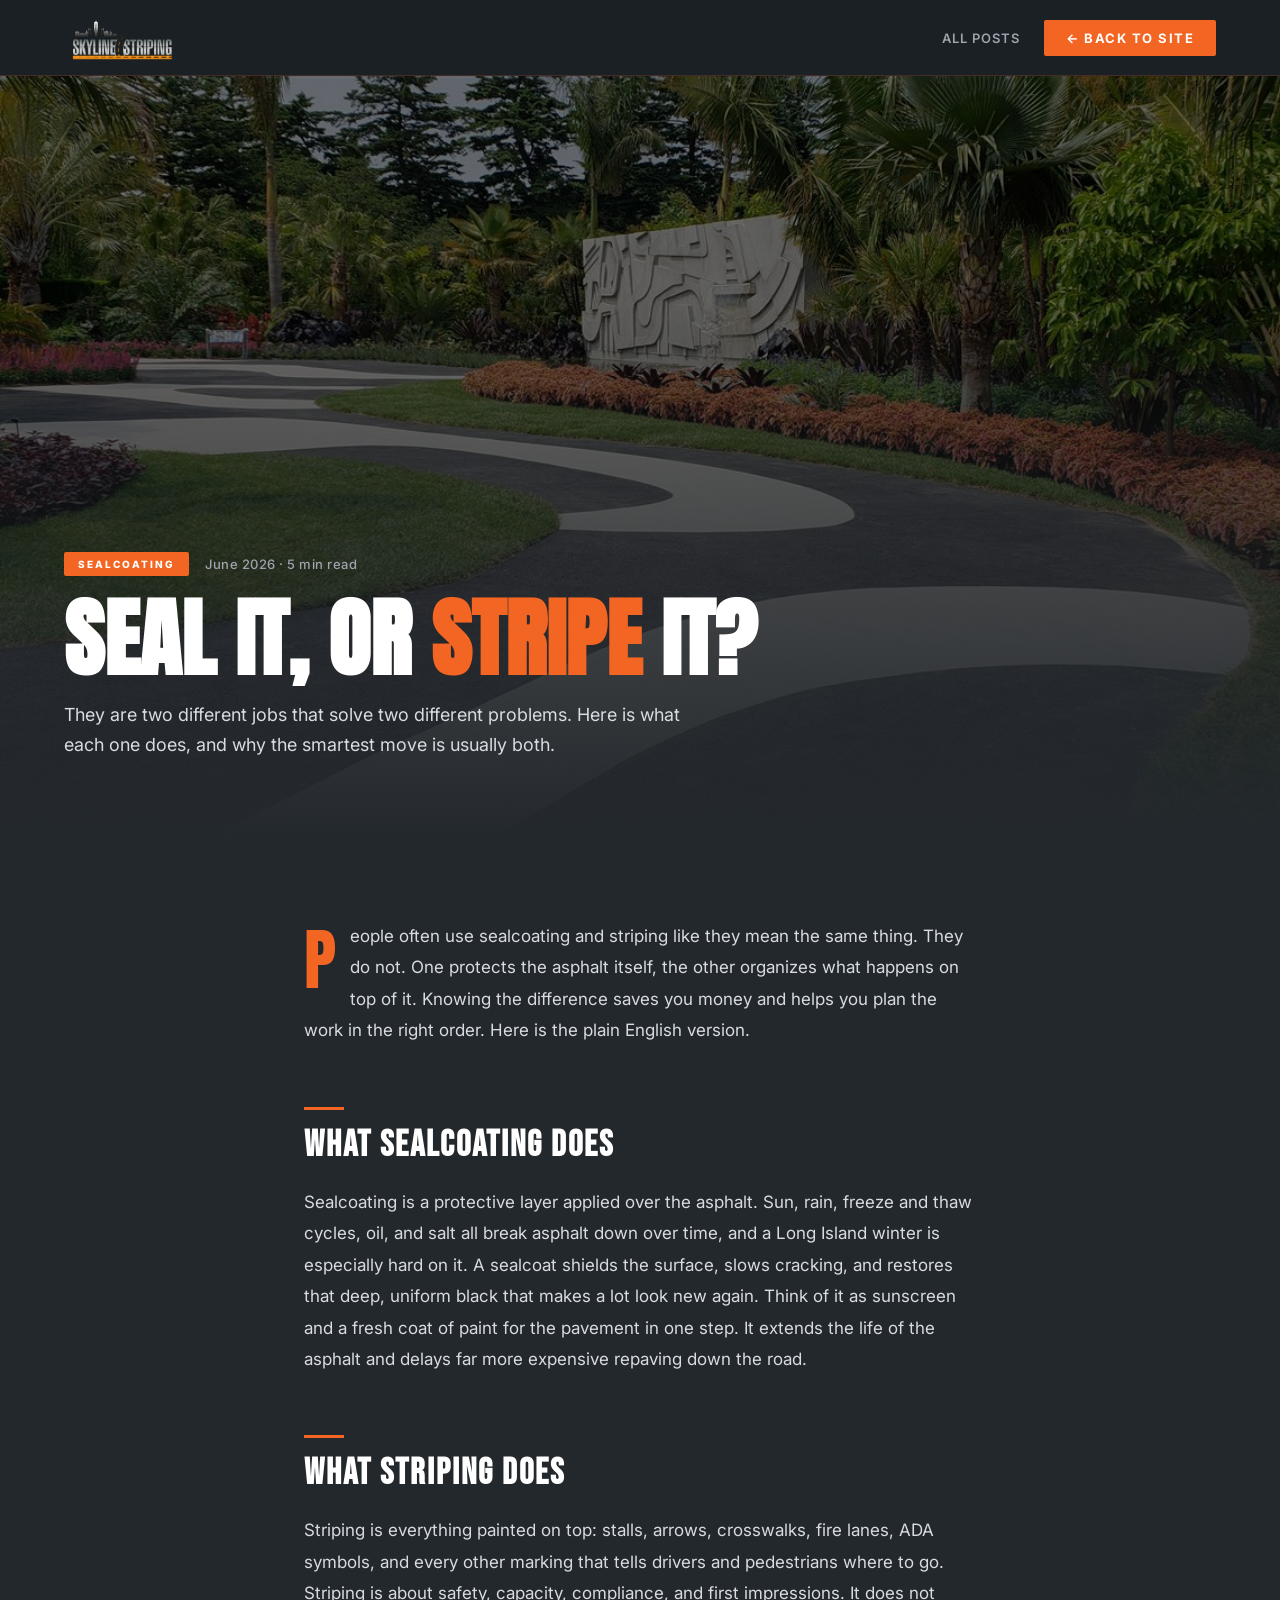
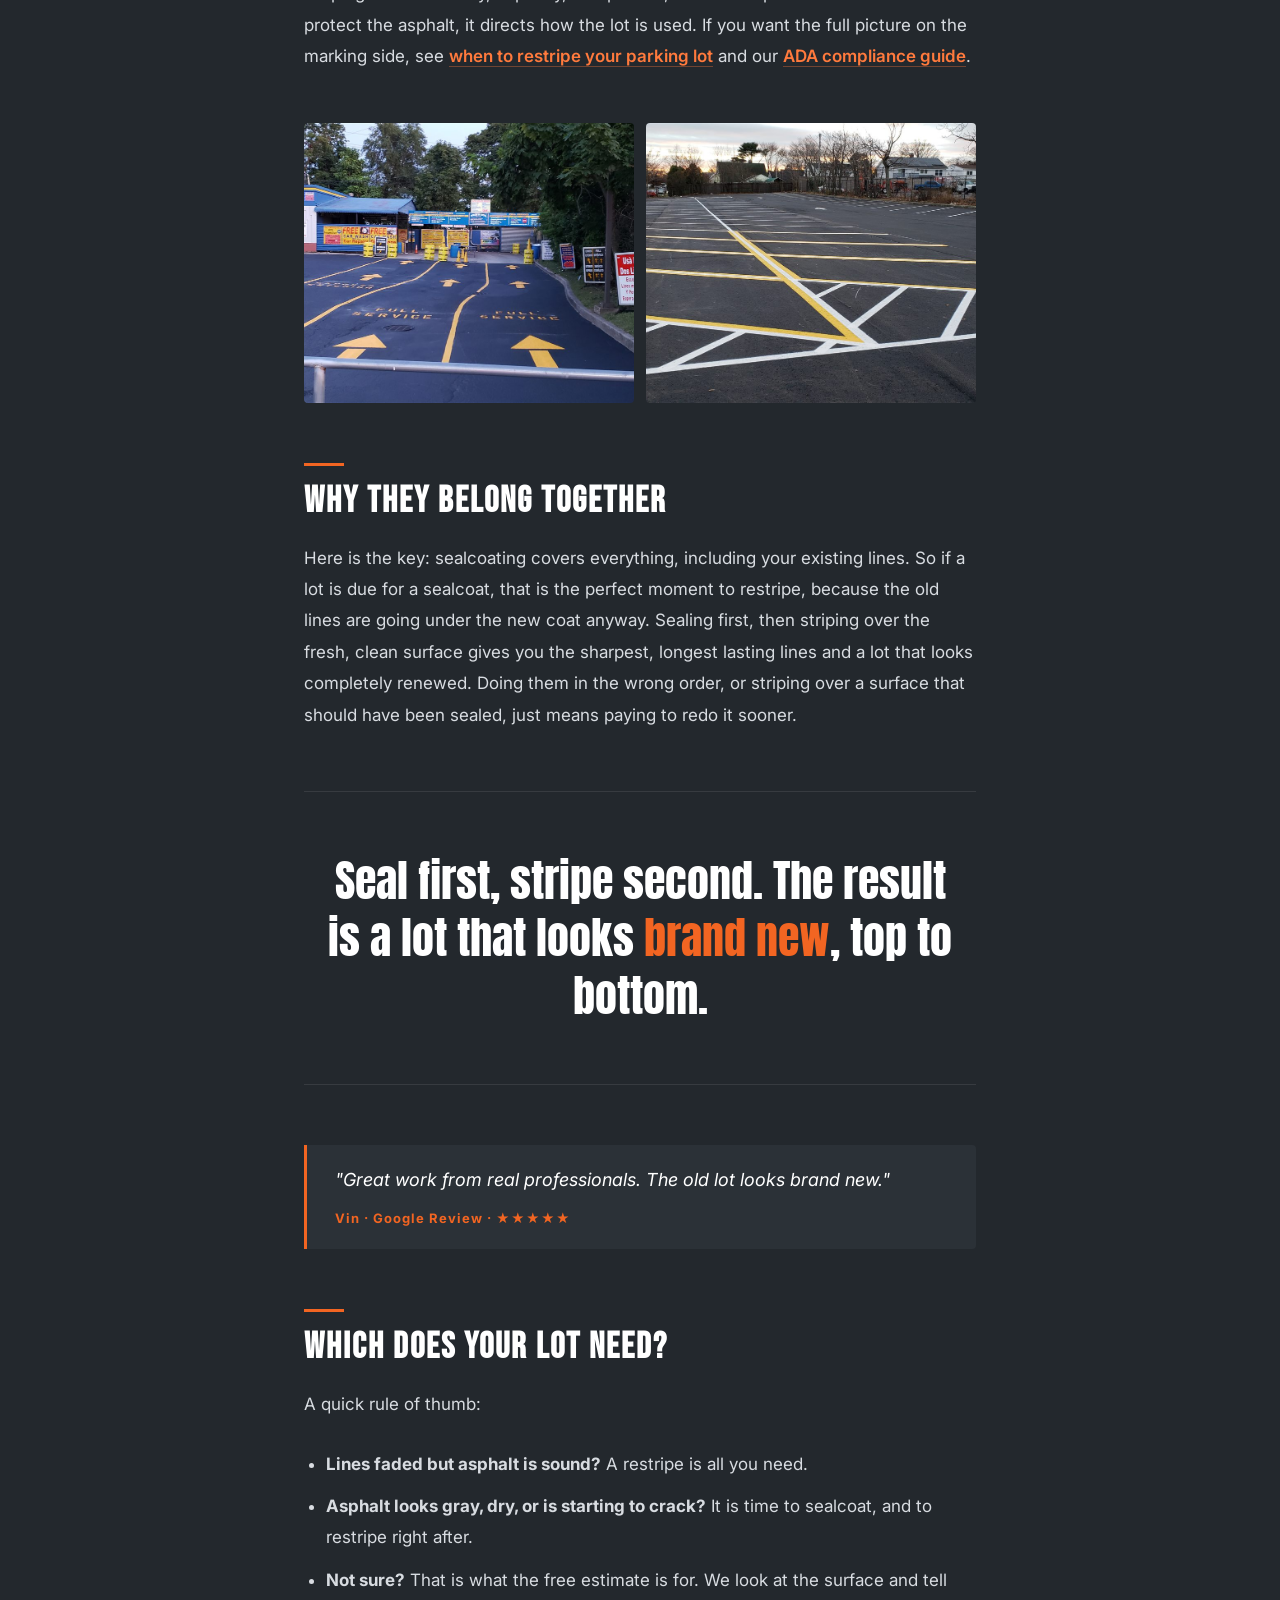
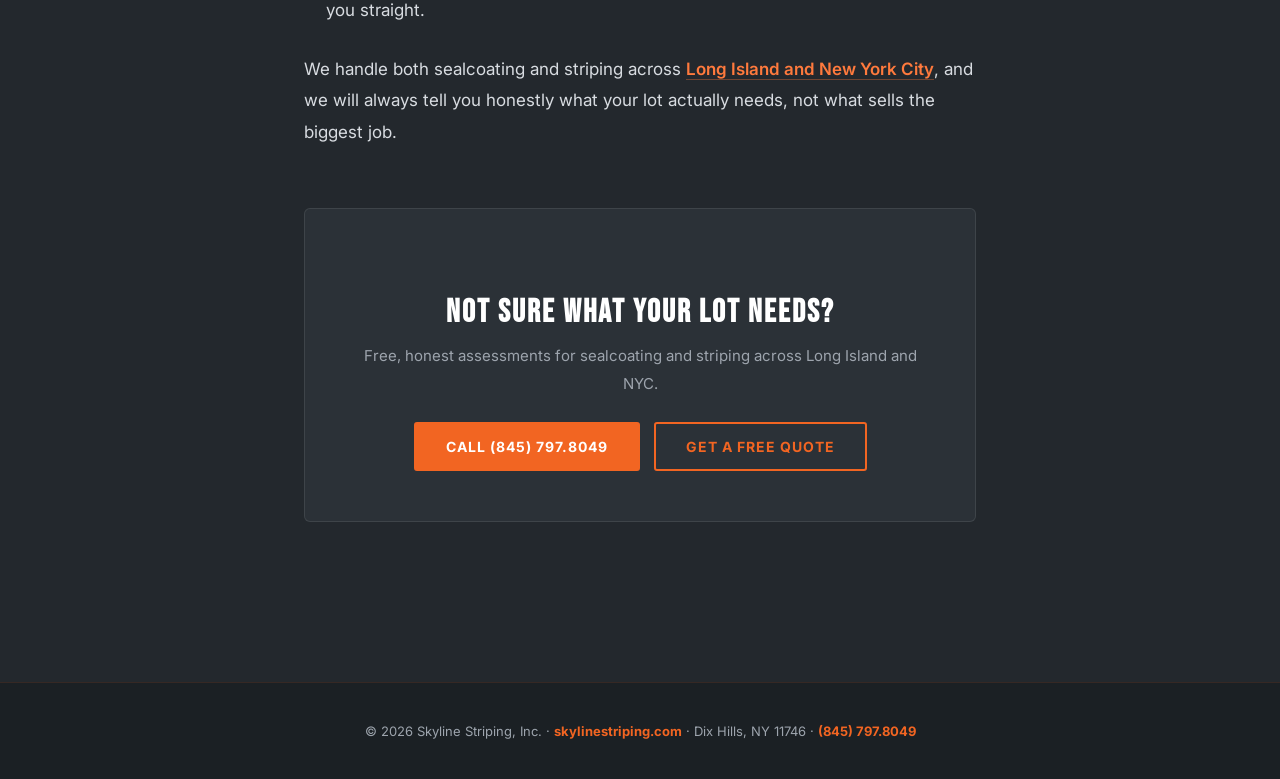
<file: sealcoating-vs-striping.html>
<!DOCTYPE html>
<html lang="en">
<head>
<meta charset="UTF-8"/>
<meta name="viewport" content="width=device-width,initial-scale=1.0"/>
<title>Sealcoating vs. Striping: What Your Parking Lot Actually Needs | Skyline Striping</title>
<meta name="description" content="Sealcoating and striping do two different jobs. Learn what each one is, when your Long Island or NYC parking lot needs which, and why they are best done together."/>
<meta name="theme-color" content="#F26522"/>
<link rel="canonical" href="https://skylinestriping.com/sealcoating-vs-striping.html"/>
<link rel="icon" type="image/png" href="favicon.png"/>
<link rel="apple-touch-icon" href="favicon.png"/>
<meta property="og:type" content="article"/>
<meta property="og:title" content="Sealcoating vs. Striping: What Your Parking Lot Actually Needs"/>
<meta property="og:description" content="Sealcoating protects the asphalt, striping organizes it. Here is when your lot needs which, and why they pair."/>
<meta property="og:image" content="https://skylinestriping.com/gallery/special.jpg"/>

<script type="application/ld+json">
{
  "@context":"https://schema.org","@type":"BlogPosting",
  "headline":"Sealcoating vs. Striping: What Your Parking Lot Actually Needs",
  "description":"Sealcoating and striping do two different jobs. Learn what each one is, when your Long Island or NYC parking lot needs which, and why they are best done together.",
  "image":"https://skylinestriping.com/gallery/special.jpg",
  "datePublished":"2026-06-25","dateModified":"2026-06-25",
  "author":{"@type":"Person","name":"Mike","jobTitle":"Owner","worksFor":{"@type":"Organization","name":"Skyline Striping, Inc."}},
  "publisher":{"@type":"Organization","name":"Skyline Striping, Inc.","url":"https://skylinestriping.com","logo":{"@type":"ImageObject","url":"https://skylinestriping.com/logo.png"}},
  "mainEntityOfPage":{"@type":"WebPage","@id":"https://skylinestriping.com/sealcoating-vs-striping.html"}
}
</script>
<script type="application/ld+json">
{
  "@context":"https://schema.org","@type":"BreadcrumbList",
  "itemListElement":[
    {"@type":"ListItem","position":1,"name":"Home","item":"https://skylinestriping.com/"},
    {"@type":"ListItem","position":2,"name":"Blog","item":"https://skylinestriping.com/blog.html"},
    {"@type":"ListItem","position":3,"name":"Sealcoating vs. Striping"}
  ]
}
</script>
<link rel="preconnect" href="https://fonts.googleapis.com"/>
<link rel="preconnect" href="https://fonts.gstatic.com" crossorigin/>
<link href="https://fonts.googleapis.com/css2?family=Anton&family=Bebas+Neue&family=Inter:wght@300;400;500;600;700;800&display=swap" rel="stylesheet"/>
<link rel="stylesheet" href="blog.css"/>
</head>
<body>

<nav class="blog-nav">
  <a href="index.html"><img src="logo.png" alt="Skyline Striping logo"/></a>
  <div class="blog-nav-links">
    <a href="blog.html">All Posts</a>
    <a href="index.html" class="btn-back">&larr; Back to Site</a>
  </div>
</nav>

<header class="blog-hero">
  <div class="blog-hero-bg">
    <img src="gallery/special.jpg" alt="Freshly sealcoated and striped commercial parking lot by Skyline Striping"/>
  </div>
  <div class="blog-hero-content">
    <div class="blog-meta">
      <span class="blog-tag">Sealcoating</span>
      <span class="blog-date">June 2026 &middot; 5 min read</span>
    </div>
    <h1>Seal it, or <em>stripe</em> it?</h1>
    <p class="blog-hero-sub">They are two different jobs that solve two different problems. Here is what each one does, and why the smartest move is usually both.</p>
  </div>
</header>

<article class="blog-body">

  <p>People often use sealcoating and striping like they mean the same thing. They do not. One protects the asphalt itself, the other organizes what happens on top of it. Knowing the difference saves you money and helps you plan the work in the right order. Here is the plain English version.</p>

  <h2>What sealcoating does</h2>

  <p>Sealcoating is a protective layer applied over the asphalt. Sun, rain, freeze and thaw cycles, oil, and salt all break asphalt down over time, and a Long Island winter is especially hard on it. A sealcoat shields the surface, slows cracking, and restores that deep, uniform black that makes a lot look new again. Think of it as sunscreen and a fresh coat of paint for the pavement in one step. It extends the life of the asphalt and delays far more expensive repaving down the road.</p>

  <h2>What striping does</h2>

  <p>Striping is everything painted on top: stalls, arrows, crosswalks, fire lanes, ADA symbols, and every other marking that tells drivers and pedestrians where to go. Striping is about safety, capacity, compliance, and first impressions. It does not protect the asphalt, it directs how the lot is used. If you want the full picture on the marking side, see <a class="inline" href="when-to-restripe-parking-lot.html">when to restripe your parking lot</a> and our <a class="inline" href="ada-compliance-parking-lot-new-york.html">ADA compliance guide</a>.</p>

  <div class="blog-img-duo">
    <img src="gallery/fresh.jpg" alt="Crisp fresh parking lot lines after striping"/>
    <img src="gallery/restriping.jpg" alt="Parking lot restriping over a clean sealed surface"/>
  </div>

  <h2>Why they belong together</h2>

  <p>Here is the key: sealcoating covers everything, including your existing lines. So if a lot is due for a sealcoat, that is the perfect moment to restripe, because the old lines are going under the new coat anyway. Sealing first, then striping over the fresh, clean surface gives you the sharpest, longest lasting lines and a lot that looks completely renewed. Doing them in the wrong order, or striping over a surface that should have been sealed, just means paying to redo it sooner.</p>

  <div class="pullquote">
    <p>Seal first, stripe second. The result is a lot that looks <em>brand new</em>, top to bottom.</p>
  </div>

  <blockquote>
    "Great work from real professionals. The old lot looks brand new."
    <cite>Vin &middot; Google Review &middot; &#9733;&#9733;&#9733;&#9733;&#9733;</cite>
  </blockquote>

  <h2>Which does your lot need?</h2>

  <p>A quick rule of thumb:</p>
  <ul>
    <li><strong>Lines faded but asphalt is sound?</strong> A restripe is all you need.</li>
    <li><strong>Asphalt looks gray, dry, or is starting to crack?</strong> It is time to sealcoat, and to restripe right after.</li>
    <li><strong>Not sure?</strong> That is what the free estimate is for. We look at the surface and tell you straight.</li>
  </ul>

  <p>We handle both sealcoating and striping across <a class="inline" href="index.html#areas">Long Island and New York City</a>, and we will always tell you honestly what your lot actually needs, not what sells the biggest job.</p>

  <div class="blog-cta">
    <h3>NOT SURE WHAT YOUR LOT NEEDS?</h3>
    <p>Free, honest assessments for sealcoating and striping across Long Island and NYC.</p>
    <div class="cta-btns">
      <a href="tel:+18457978049" class="cta-btn cta-primary">Call (845) 797.8049</a>
      <a href="index.html#contact" class="cta-btn cta-secondary">Get a Free Quote</a>
    </div>
  </div>

</article>

<footer class="blog-footer">
  <p>&copy; 2026 Skyline Striping, Inc. &middot; <a href="index.html">skylinestriping.com</a> &middot; Dix Hills, NY 11746 &middot; <a href="tel:+18457978049">(845) 797.8049</a></p>
</footer>

</body>
</html>
</file>
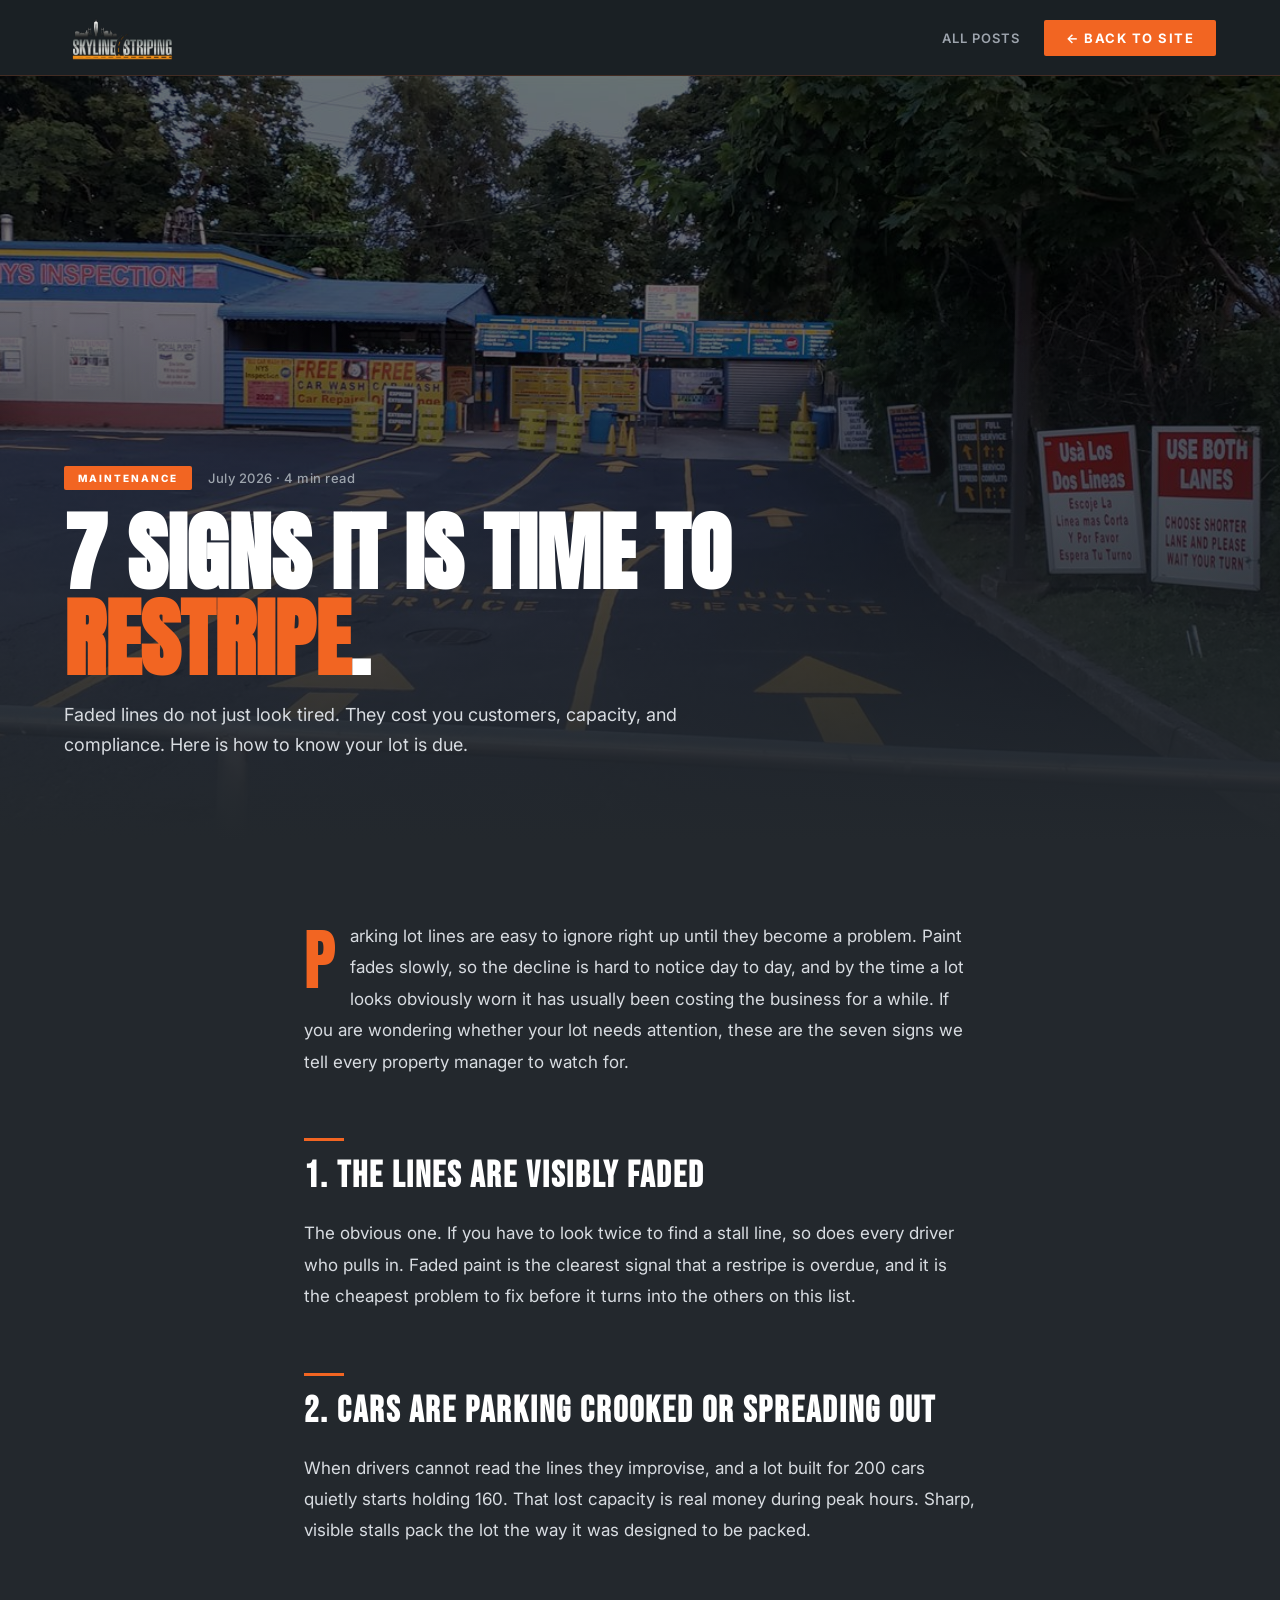
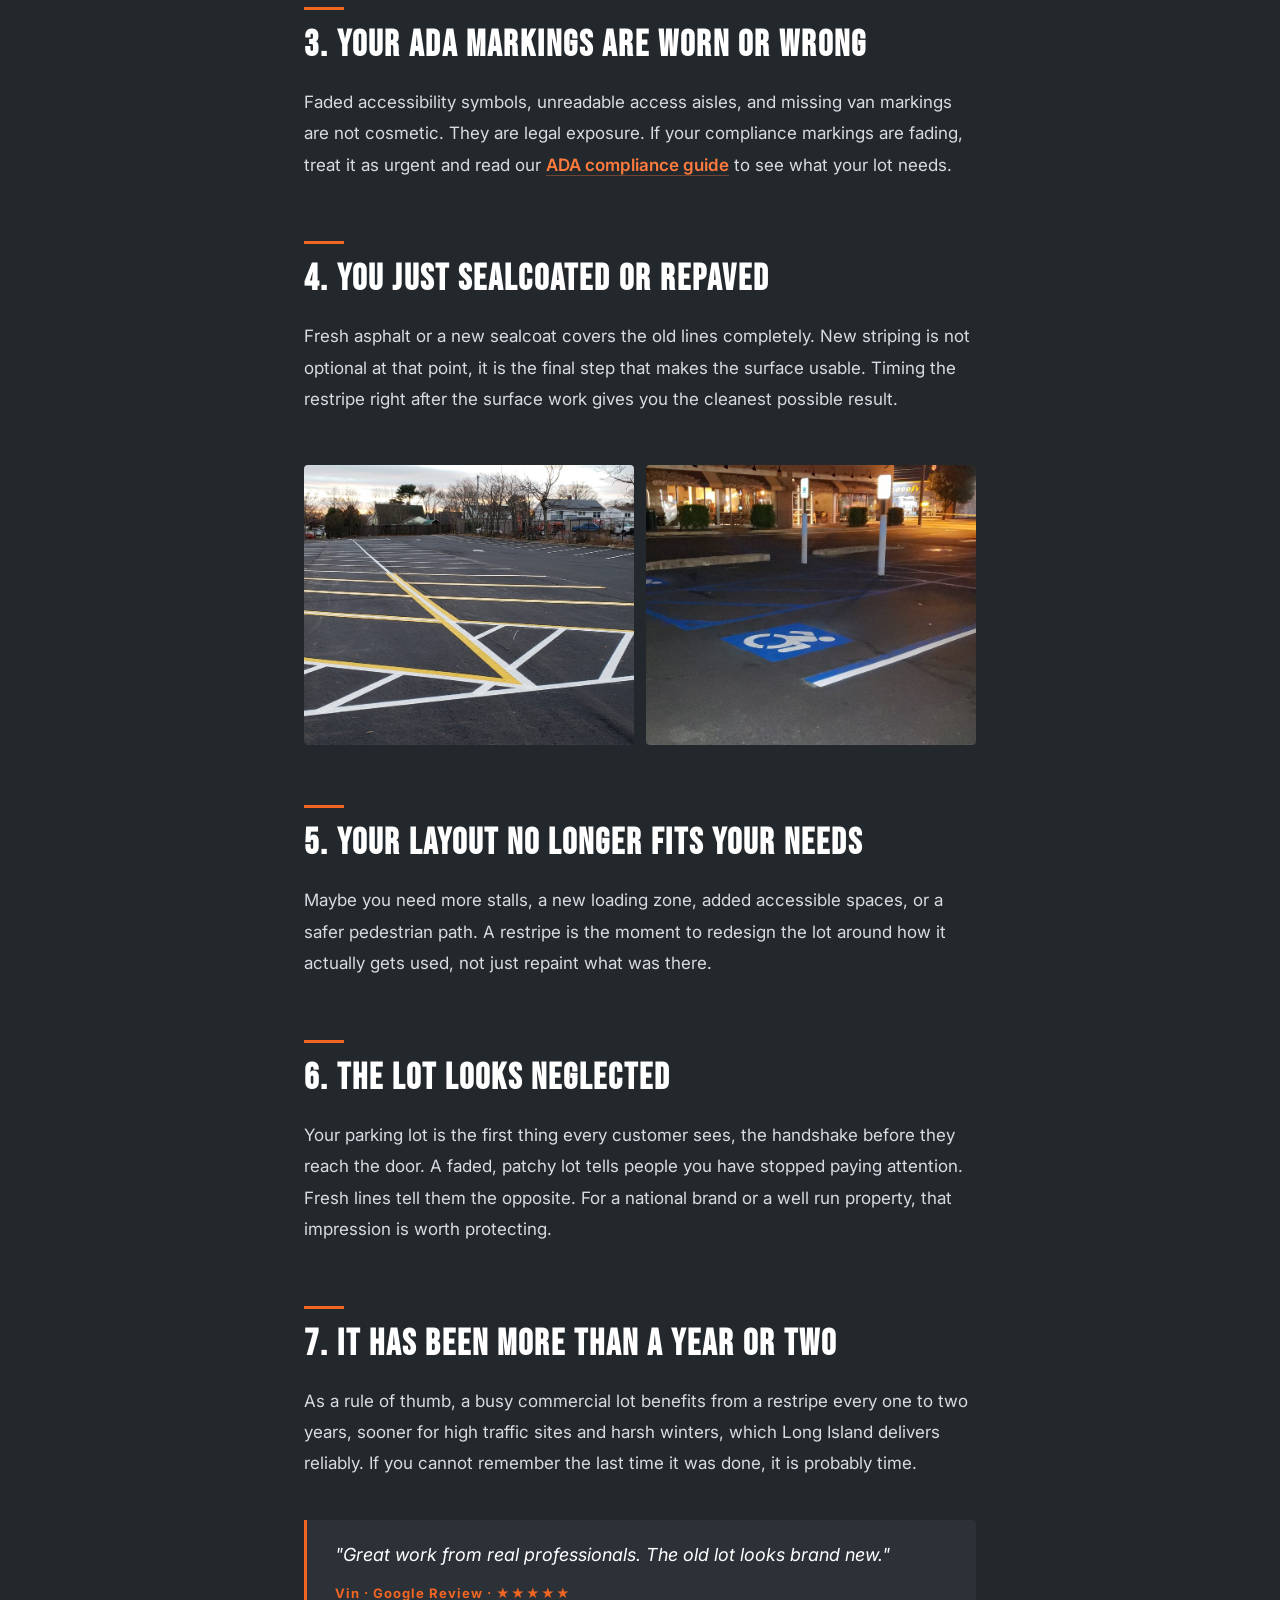
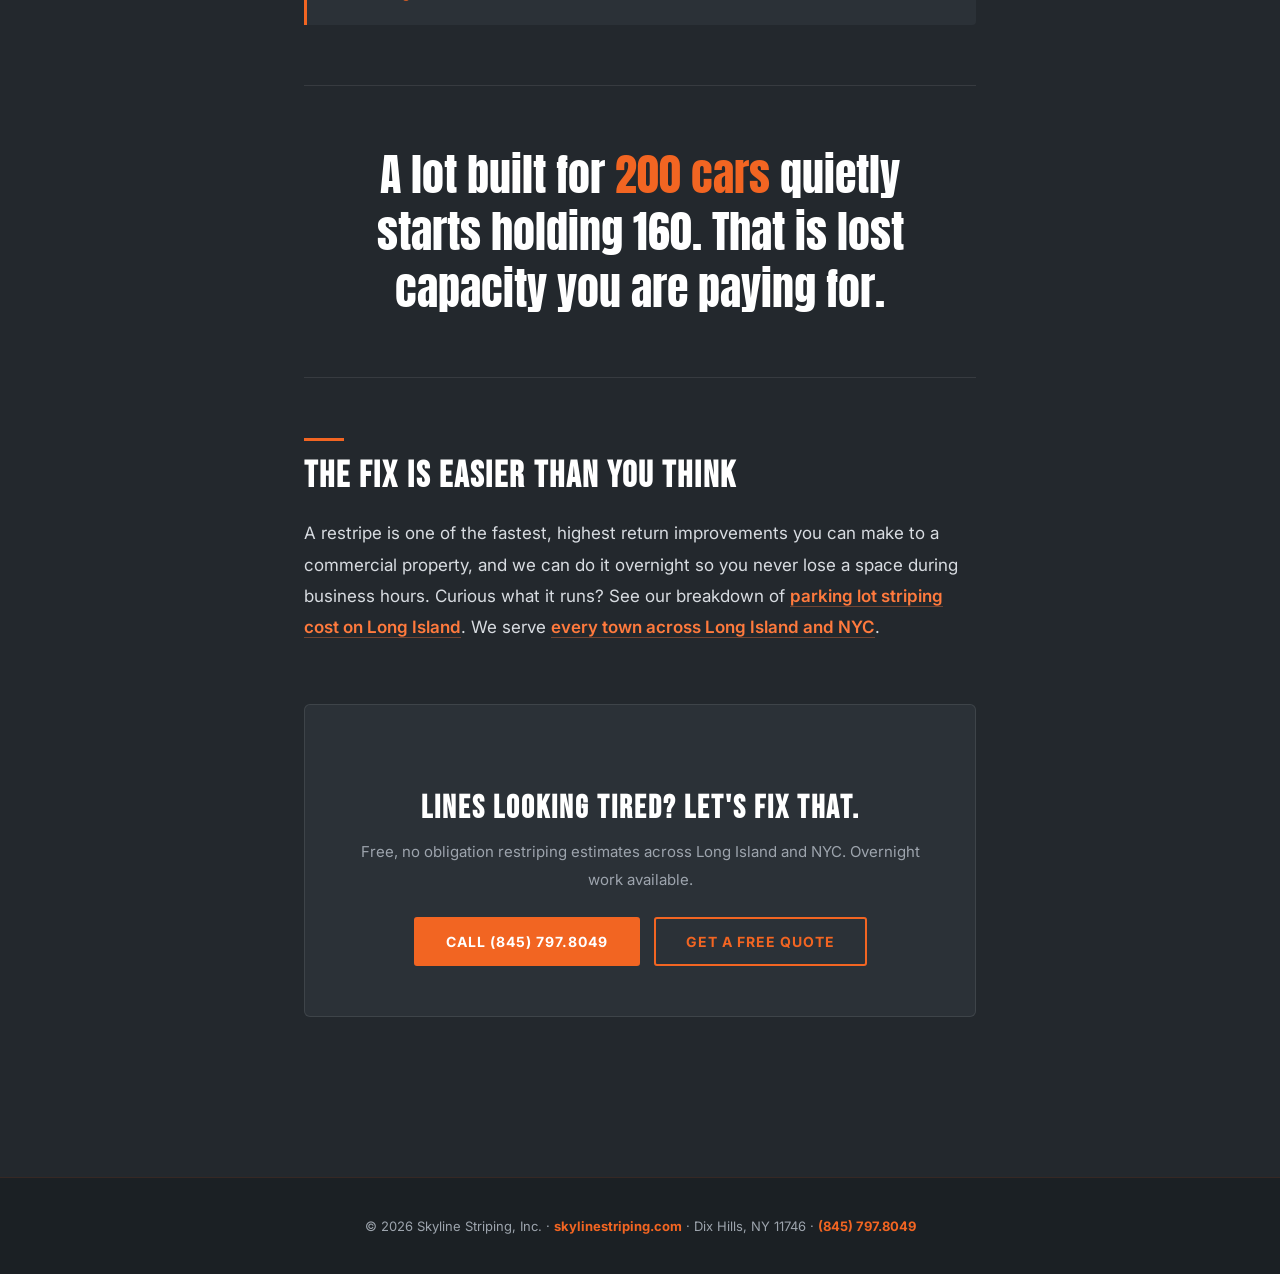
<file: when-to-restripe-parking-lot.html>
<!DOCTYPE html>
<html lang="en">
<head>
<meta charset="UTF-8"/>
<meta name="viewport" content="width=device-width,initial-scale=1.0"/>
<title>When to Restripe Your Parking Lot: 7 Signs It's Time | Skyline Striping</title>
<meta name="description" content="Seven clear signs your commercial parking lot is due for a restripe, why waiting costs you money, and how often Long Island and NYC lots should be repainted."/>
<meta name="theme-color" content="#F26522"/>
<link rel="canonical" href="https://skylinestriping.com/when-to-restripe-parking-lot.html"/>
<link rel="icon" type="image/png" href="favicon.png"/>
<link rel="apple-touch-icon" href="favicon.png"/>
<meta property="og:type" content="article"/>
<meta property="og:title" content="When to Restripe Your Parking Lot: 7 Signs It's Time"/>
<meta property="og:description" content="Seven clear signs your commercial parking lot is due for a restripe, and why waiting costs you money."/>
<meta property="og:image" content="https://skylinestriping.com/gallery/fresh.jpg"/>

<script type="application/ld+json">
{
  "@context":"https://schema.org","@type":"BlogPosting",
  "headline":"When to Restripe Your Parking Lot: 7 Signs It's Time",
  "description":"Seven clear signs your commercial parking lot is due for a restripe, why waiting costs you money, and how often Long Island and NYC lots should be repainted.",
  "image":"https://skylinestriping.com/gallery/fresh.jpg",
  "datePublished":"2026-07-01",
  "dateModified":"2026-07-01",
  "author":{"@type":"Person","name":"Mike","jobTitle":"Owner","worksFor":{"@type":"Organization","name":"Skyline Striping, Inc."}},
  "publisher":{"@type":"Organization","name":"Skyline Striping, Inc.","url":"https://skylinestriping.com","logo":{"@type":"ImageObject","url":"https://skylinestriping.com/logo.png"}},
  "mainEntityOfPage":{"@type":"WebPage","@id":"https://skylinestriping.com/when-to-restripe-parking-lot.html"}
}
</script>
<script type="application/ld+json">
{
  "@context":"https://schema.org","@type":"BreadcrumbList",
  "itemListElement":[
    {"@type":"ListItem","position":1,"name":"Home","item":"https://skylinestriping.com/"},
    {"@type":"ListItem","position":2,"name":"Blog","item":"https://skylinestriping.com/blog.html"},
    {"@type":"ListItem","position":3,"name":"When to Restripe Your Parking Lot"}
  ]
}
</script>
<link rel="preconnect" href="https://fonts.googleapis.com"/>
<link rel="preconnect" href="https://fonts.gstatic.com" crossorigin/>
<link href="https://fonts.googleapis.com/css2?family=Anton&family=Bebas+Neue&family=Inter:wght@300;400;500;600;700;800&display=swap" rel="stylesheet"/>
<link rel="stylesheet" href="blog.css"/>
</head>
<body>

<nav class="blog-nav">
  <a href="index.html"><img src="logo.png" alt="Skyline Striping logo"/></a>
  <div class="blog-nav-links">
    <a href="blog.html">All Posts</a>
    <a href="index.html" class="btn-back">&larr; Back to Site</a>
  </div>
</nav>

<header class="blog-hero">
  <div class="blog-hero-bg">
    <img src="gallery/fresh.jpg" alt="Freshly restriped commercial parking lot by Skyline Striping"/>
  </div>
  <div class="blog-hero-content">
    <div class="blog-meta">
      <span class="blog-tag">Maintenance</span>
      <span class="blog-date">July 2026 &middot; 4 min read</span>
    </div>
    <h1>7 signs it is time to <em>restripe</em>.</h1>
    <p class="blog-hero-sub">Faded lines do not just look tired. They cost you customers, capacity, and compliance. Here is how to know your lot is due.</p>
  </div>
</header>

<article class="blog-body">

  <p>Parking lot lines are easy to ignore right up until they become a problem. Paint fades slowly, so the decline is hard to notice day to day, and by the time a lot looks obviously worn it has usually been costing the business for a while. If you are wondering whether your lot needs attention, these are the seven signs we tell every property manager to watch for.</p>

  <h2>1. The lines are visibly faded</h2>
  <p>The obvious one. If you have to look twice to find a stall line, so does every driver who pulls in. Faded paint is the clearest signal that a restripe is overdue, and it is the cheapest problem to fix before it turns into the others on this list.</p>

  <h2>2. Cars are parking crooked or spreading out</h2>
  <p>When drivers cannot read the lines they improvise, and a lot built for 200 cars quietly starts holding 160. That lost capacity is real money during peak hours. Sharp, visible stalls pack the lot the way it was designed to be packed.</p>

  <h2>3. Your ADA markings are worn or wrong</h2>
  <p>Faded accessibility symbols, unreadable access aisles, and missing van markings are not cosmetic. They are legal exposure. If your compliance markings are fading, treat it as urgent and read our <a class="inline" href="ada-compliance-parking-lot-new-york.html">ADA compliance guide</a> to see what your lot needs.</p>

  <h2>4. You just sealcoated or repaved</h2>
  <p>Fresh asphalt or a new sealcoat covers the old lines completely. New striping is not optional at that point, it is the final step that makes the surface usable. Timing the restripe right after the surface work gives you the cleanest possible result.</p>

  <div class="blog-img-duo">
    <img src="gallery/restriping.jpg" alt="Parking lot restriping in progress on Long Island"/>
    <img src="gallery/night/2.jpg" alt="Overnight restriping so the business never loses a space"/>
  </div>

  <h2>5. Your layout no longer fits your needs</h2>
  <p>Maybe you need more stalls, a new loading zone, added accessible spaces, or a safer pedestrian path. A restripe is the moment to redesign the lot around how it actually gets used, not just repaint what was there.</p>

  <h2>6. The lot looks neglected</h2>
  <p>Your parking lot is the first thing every customer sees, the handshake before they reach the door. A faded, patchy lot tells people you have stopped paying attention. Fresh lines tell them the opposite. For a national brand or a well run property, that impression is worth protecting.</p>

  <h2>7. It has been more than a year or two</h2>
  <p>As a rule of thumb, a busy commercial lot benefits from a restripe every one to two years, sooner for high traffic sites and harsh winters, which Long Island delivers reliably. If you cannot remember the last time it was done, it is probably time.</p>

  <blockquote>
    "Great work from real professionals. The old lot looks brand new."
    <cite>Vin &middot; Google Review &middot; &#9733;&#9733;&#9733;&#9733;&#9733;</cite>
  </blockquote>

  <div class="pullquote">
    <p>A lot built for <em>200 cars</em> quietly starts holding 160. That is lost capacity you are paying for.</p>
  </div>

  <h2>The fix is easier than you think</h2>

  <p>A restripe is one of the fastest, highest return improvements you can make to a commercial property, and we can do it overnight so you never lose a space during business hours. Curious what it runs? See our breakdown of <a class="inline" href="parking-lot-striping-cost-long-island.html">parking lot striping cost on Long Island</a>. We serve <a class="inline" href="index.html#areas">every town across Long Island and NYC</a>.</p>

  <div class="blog-cta">
    <h3>LINES LOOKING TIRED? LET'S FIX THAT.</h3>
    <p>Free, no obligation restriping estimates across Long Island and NYC. Overnight work available.</p>
    <div class="cta-btns">
      <a href="tel:+18457978049" class="cta-btn cta-primary">Call (845) 797.8049</a>
      <a href="index.html#contact" class="cta-btn cta-secondary">Get a Free Quote</a>
    </div>
  </div>

</article>

<footer class="blog-footer">
  <p>&copy; 2026 Skyline Striping, Inc. &middot; <a href="index.html">skylinestriping.com</a> &middot; Dix Hills, NY 11746 &middot; <a href="tel:+18457978049">(845) 797.8049</a></p>
</footer>

</body>
</html>
</file>
<file: blog.css>
*,*::before,*::after{box-sizing:border-box;margin:0;padding:0}
:root{
  --or:#F26522;--ord:#D4531A;--orl:#FF7A3D;
  --orp:rgba(242,101,34,0.12);--orb:rgba(242,101,34,0.28);
  --ink:#1b2024;
  --ash:#23282d;
  --ash2:#2b3137;
  --ash3:#343b42;
  --ash4:#414a52;
  --line:rgba(255,255,255,0.09);
  --w:#ffffff;--bo:#d8dce1;--mu:#9da4ad;
  --fd:'Bebas Neue',sans-serif;
  --fh:'Anton',sans-serif;
  --fb:'Inter',sans-serif;
}
html{scroll-behavior:smooth}
body{font-family:var(--fb);background:var(--ash);color:var(--bo);overflow-x:hidden;-webkit-font-smoothing:antialiased}
img{max-width:100%}
::-webkit-scrollbar{width:6px}::-webkit-scrollbar-track{background:var(--ash2)}::-webkit-scrollbar-thumb{background:var(--or);border-radius:3px}

/* NAV */
.blog-nav{position:fixed;top:0;left:0;right:0;z-index:200;display:flex;align-items:center;justify-content:space-between;padding:0 5%;height:76px;background:rgba(27,32,36,0.95);backdrop-filter:blur(16px);border-bottom:1px solid rgba(242,101,34,0.18)}
.blog-nav a{text-decoration:none;display:flex;align-items:center}
.blog-nav img{height:50px;width:auto}
.blog-nav-links{display:flex;gap:24px;align-items:center}
.blog-nav-links a{color:var(--mu);font-size:13px;font-weight:600;letter-spacing:1px;text-transform:uppercase;text-decoration:none;transition:color .2s}
.blog-nav-links a:hover{color:var(--or)}
.blog-nav-links .btn-back{background:var(--or);color:#fff;padding:10px 22px;border-radius:2px;font-weight:700;letter-spacing:1.5px}
.blog-nav-links .btn-back:hover{background:var(--ord);color:#fff}

/* HERO */
.blog-hero{position:relative;min-height:85vh;display:flex;align-items:flex-end;padding:0 5% 80px;margin-top:76px;overflow:hidden}
.blog-hero-bg{position:absolute;inset:0;z-index:0}
.blog-hero-bg img{width:100%;height:100%;object-fit:cover;filter:brightness(0.45)}
.blog-hero-bg::after{content:'';position:absolute;inset:0;background:linear-gradient(to top,var(--ash) 0%,rgba(35,40,45,0.6) 30%,transparent 70%)}
.blog-hero-content{position:relative;z-index:1;max-width:820px}
.blog-meta{display:flex;align-items:center;gap:16px;margin-bottom:20px;flex-wrap:wrap}
.blog-tag{background:var(--or);color:#fff;font-size:10px;font-weight:800;letter-spacing:2px;text-transform:uppercase;padding:6px 14px;border-radius:2px}
.blog-date{color:var(--mu);font-size:13px;font-weight:500;letter-spacing:.5px}
.blog-hero h1{font-family:var(--fh);font-size:clamp(42px,7vw,86px);line-height:1;color:#fff;margin-bottom:18px;text-transform:uppercase}
.blog-hero h1 em{font-style:normal;color:var(--or)}
.blog-hero-sub{font-size:18px;line-height:1.7;color:var(--bo);max-width:640px}

/* ARTICLE */
.blog-body{max-width:800px;margin:0 auto;padding:80px 5% 100px}
.blog-body p{font-size:17px;line-height:1.85;margin-bottom:28px;color:var(--bo)}
.blog-body > p:first-of-type::first-letter{font-family:var(--fh);font-size:68px;float:left;line-height:1;margin:4px 14px 0 0;color:var(--or)}
.blog-body h2{font-family:var(--fd);font-size:36px;letter-spacing:2px;color:#fff;margin:60px 0 20px;text-transform:uppercase}
.blog-body h2::before{content:'';display:block;width:40px;height:3px;background:var(--or);margin-bottom:14px}
.blog-body h3{font-family:var(--fb);font-size:20px;font-weight:700;color:#fff;margin:34px 0 12px}
.blog-body ul,.blog-body ol{margin:0 0 28px 22px;color:var(--bo)}
.blog-body li{font-size:17px;line-height:1.8;margin-bottom:12px}
.blog-body a.inline{color:var(--orl);font-weight:600;text-decoration:none;border-bottom:1px solid rgba(255,122,61,.35)}
.blog-body a.inline:hover{border-bottom-color:var(--orl)}
.blog-body blockquote{border-left:3px solid var(--or);padding:20px 28px;margin:40px 0;background:var(--ash2);border-radius:0 4px 4px 0;font-size:18px;font-style:italic;line-height:1.7;color:var(--w)}
.blog-body blockquote cite{display:block;margin-top:12px;font-style:normal;font-size:13px;font-weight:700;color:var(--or);letter-spacing:1px}
.blog-body .stat-row{display:grid;grid-template-columns:repeat(3,1fr);gap:20px;margin:50px 0}
.blog-body .stat-box{background:var(--ash2);border:1px solid var(--line);padding:30px;text-align:center;border-radius:4px}
.blog-body .stat-num{font-family:var(--fd);font-size:48px;color:var(--or);display:block;line-height:1;margin-bottom:6px}
.blog-body .stat-label{font-size:12px;font-weight:700;letter-spacing:1.5px;text-transform:uppercase;color:var(--mu)}

/* IMAGES */
.blog-img{margin:50px 0;border-radius:4px;overflow:hidden;position:relative}
.blog-img img{width:100%;display:block;border-radius:4px}
.blog-img figcaption{font-size:12px;color:var(--mu);margin-top:10px;letter-spacing:.5px;font-weight:500;text-align:center}
.blog-img-duo{display:grid;grid-template-columns:1fr 1fr;gap:12px;margin:50px 0}
.blog-img-duo img{width:100%;height:280px;object-fit:cover;border-radius:4px}
.blog-img-trio{display:grid;grid-template-columns:1fr 1fr 1fr;gap:12px;margin:50px 0}
.blog-img-trio img{width:100%;height:220px;object-fit:cover;border-radius:4px}
.blog-img-full{margin:50px calc(-1 * ((100vw - min(800px,90vw)) / 2));border-radius:0;overflow:hidden;position:relative}
.blog-img-full img{width:100%;max-height:520px;object-fit:cover;display:block}
.blog-img-full .img-overlay{position:absolute;bottom:0;left:0;right:0;background:linear-gradient(transparent,rgba(0,0,0,.7));padding:30px 5%;color:#fff;font-family:var(--fd);font-size:28px;letter-spacing:2px}

/* PULLQUOTE */
.pullquote{text-align:center;padding:60px 20px;margin:60px 0;border-top:1px solid var(--line);border-bottom:1px solid var(--line)}
.pullquote p{font-family:var(--fh);font-size:clamp(28px,4vw,44px);line-height:1.3;color:#fff;max-width:700px;margin:0 auto}
.pullquote p em{font-style:normal;color:var(--or)}

/* CTA */
.blog-cta{background:var(--ash2);border:1px solid var(--line);border-radius:6px;padding:50px 40px;text-align:center;margin:60px 0}
.blog-cta h3{font-family:var(--fd);font-size:32px;letter-spacing:2px;color:#fff;margin-bottom:10px}
.blog-cta p{font-size:15px;color:var(--mu);margin-bottom:24px}
.blog-cta .cta-btns{display:flex;gap:14px;justify-content:center;flex-wrap:wrap}
.blog-cta .cta-btn{display:inline-flex;align-items:center;gap:8px;padding:14px 30px;font-family:var(--fb);font-size:14px;font-weight:700;letter-spacing:1px;text-decoration:none;border-radius:3px;text-transform:uppercase;transition:all .2s}
.blog-cta .cta-primary{background:var(--or);color:#fff;border:2px solid var(--or)}
.blog-cta .cta-primary:hover{background:var(--ord);border-color:var(--ord)}
.blog-cta .cta-secondary{background:transparent;color:var(--or);border:2px solid var(--or)}
.blog-cta .cta-secondary:hover{background:var(--or);color:#fff}

/* FOOTER */
.blog-footer{background:var(--ink);padding:40px 5%;text-align:center;border-top:1px solid rgba(242,101,34,0.12);font-size:13px;color:var(--mu)}
.blog-footer a{color:var(--or);text-decoration:none;font-weight:700}
.blog-footer a:hover{text-decoration:underline}

/* BLOG INDEX */
.idx-head{max-width:1100px;margin:0 auto;padding:120px 5% 20px;text-align:center}
.idx-eyebrow{font-size:11px;font-weight:700;letter-spacing:3.5px;text-transform:uppercase;color:var(--or);margin-bottom:14px}
.idx-head h1{font-family:var(--fh);font-size:clamp(44px,7vw,84px);line-height:1;color:#fff;text-transform:uppercase;margin-bottom:18px}
.idx-head p{font-size:17px;line-height:1.7;color:var(--bo);max-width:600px;margin:0 auto}
.idx-grid{max-width:1100px;margin:0 auto;padding:50px 5% 100px;display:grid;grid-template-columns:repeat(3,1fr);gap:22px}
.idx-card{background:var(--ash3);border:1px solid var(--line);border-radius:6px;overflow:hidden;display:flex;flex-direction:column;text-decoration:none;transition:transform .25s,border-color .25s;position:relative}
.idx-card:hover{transform:translateY(-5px);border-color:var(--orb)}
.idx-card.feature{grid-column:span 3;flex-direction:row}
.idx-thumb{position:relative;overflow:hidden;background:var(--ash2)}
.idx-card:not(.feature) .idx-thumb{height:200px}
.idx-card.feature .idx-thumb{width:46%;min-height:320px}
.idx-thumb img{width:100%;height:100%;object-fit:cover;display:block;transition:transform .4s}
.idx-card:hover .idx-thumb img{transform:scale(1.05)}
.idx-thumb .idx-tag{position:absolute;top:14px;left:14px;background:var(--or);color:#fff;font-size:10px;font-weight:800;letter-spacing:1.5px;text-transform:uppercase;padding:6px 12px;border-radius:2px}
.idx-txt{padding:26px 26px 30px;display:flex;flex-direction:column;flex:1}
.idx-card.feature .idx-txt{padding:44px 44px 44px 40px;justify-content:center;width:54%}
.idx-date{font-size:12px;font-weight:600;letter-spacing:.5px;color:var(--mu);margin-bottom:10px}
.idx-txt h2{font-family:var(--fd);font-size:26px;letter-spacing:1px;color:#fff;line-height:1.05;margin-bottom:12px}
.idx-card.feature .idx-txt h2{font-size:clamp(30px,3.4vw,46px)}
.idx-txt p{font-size:14px;line-height:1.7;color:var(--bo);margin-bottom:18px}
.idx-card.feature .idx-txt p{font-size:16px}
.idx-read{margin-top:auto;font-size:12px;font-weight:800;letter-spacing:1.5px;text-transform:uppercase;color:var(--or)}
@media(max-width:900px){
  .idx-grid{grid-template-columns:1fr 1fr}
  .idx-card.feature{grid-column:span 2;flex-direction:column}
  .idx-card.feature .idx-thumb{width:100%;min-height:0;height:240px}
  .idx-card.feature .idx-txt{width:100%;padding:26px}
}

/* RESPONSIVE */
@media(max-width:700px){
  .blog-hero{min-height:70vh;padding-bottom:50px}
  .blog-hero h1{font-size:38px}
  .blog-body{padding:50px 5% 60px}
  .blog-body p{font-size:16px}
  .blog-body h2{font-size:28px}
  .blog-body li{font-size:16px}
  .blog-img-duo{grid-template-columns:1fr;gap:10px}
  .blog-img-duo img{height:auto}
  .blog-img-trio{grid-template-columns:1fr;gap:10px}
  .blog-img-trio img{height:auto}
  .blog-body .stat-row{grid-template-columns:1fr}
  .blog-img-full{margin-left:-5%;margin-right:-5%}
  .pullquote{padding:40px 10px}
  .blog-cta{padding:36px 20px}
  .idx-grid{grid-template-columns:1fr}
  .idx-card.feature{grid-column:span 1}
}
</file>
